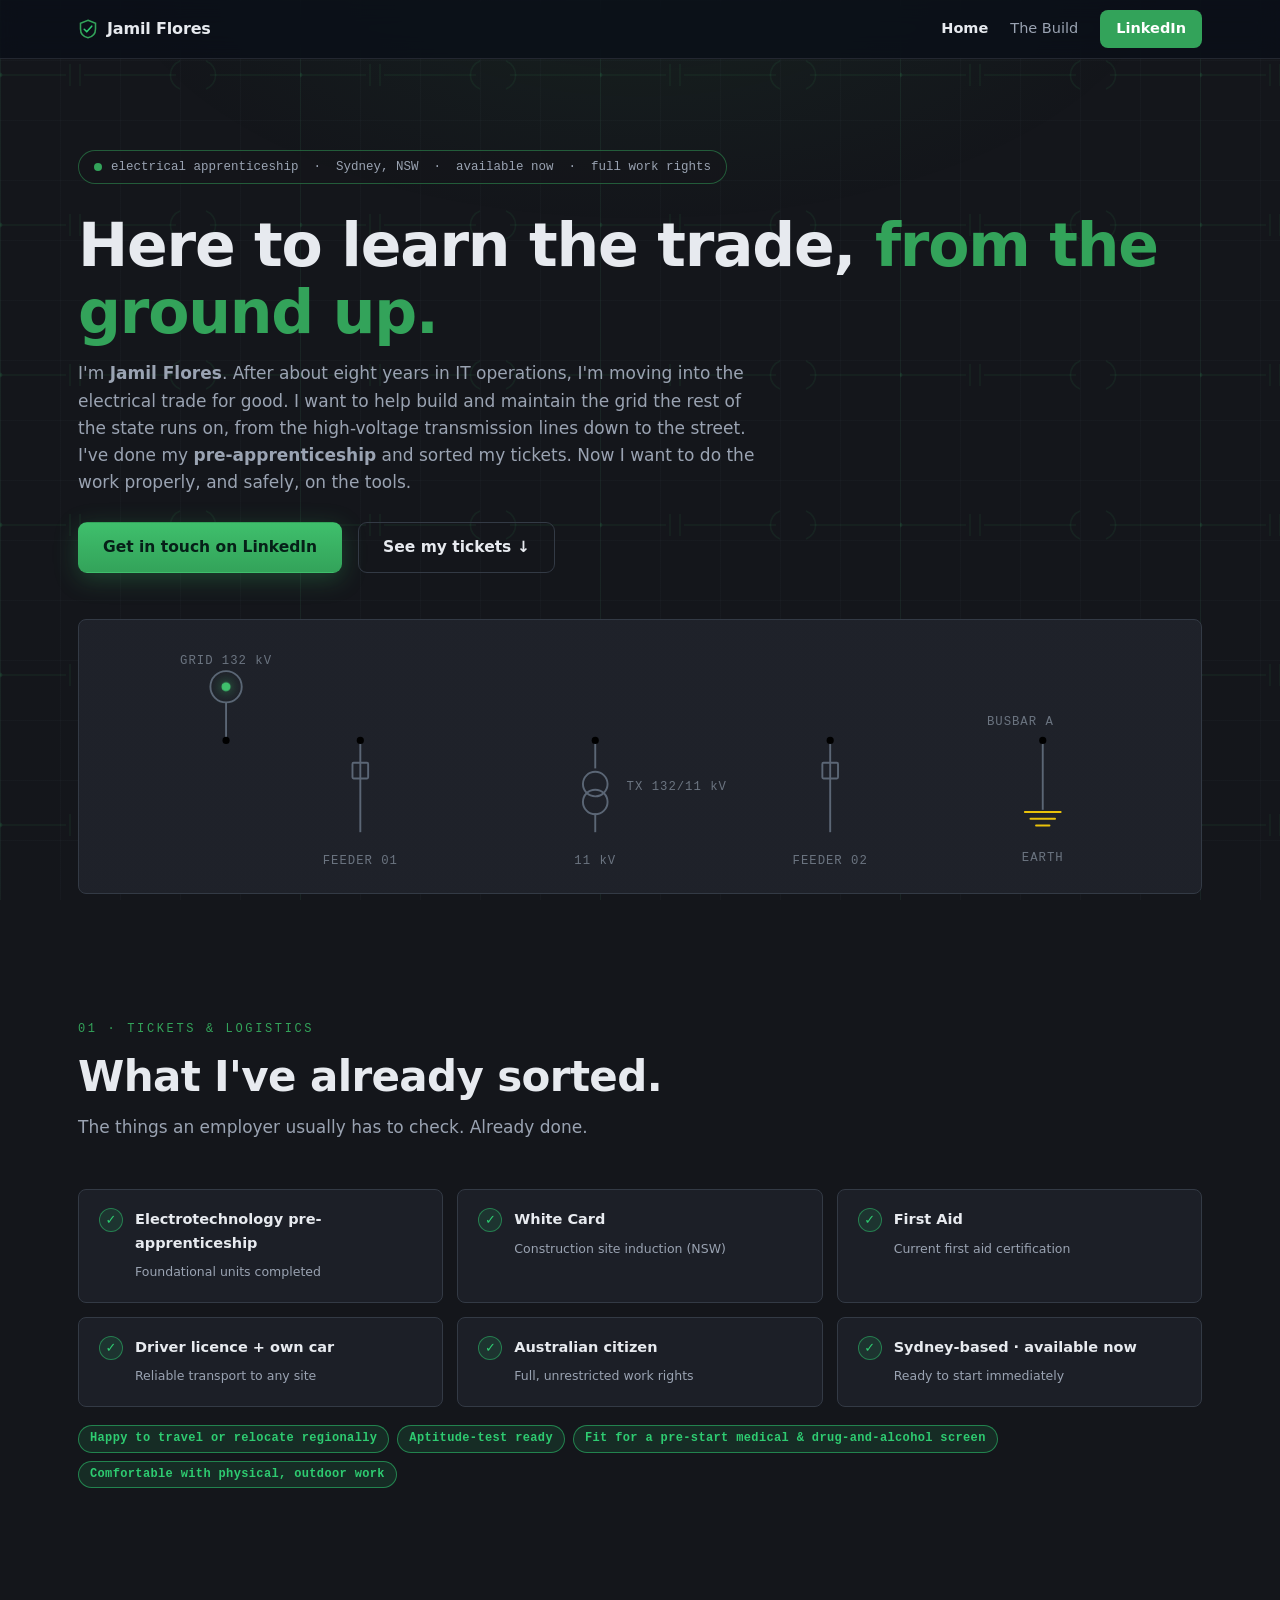
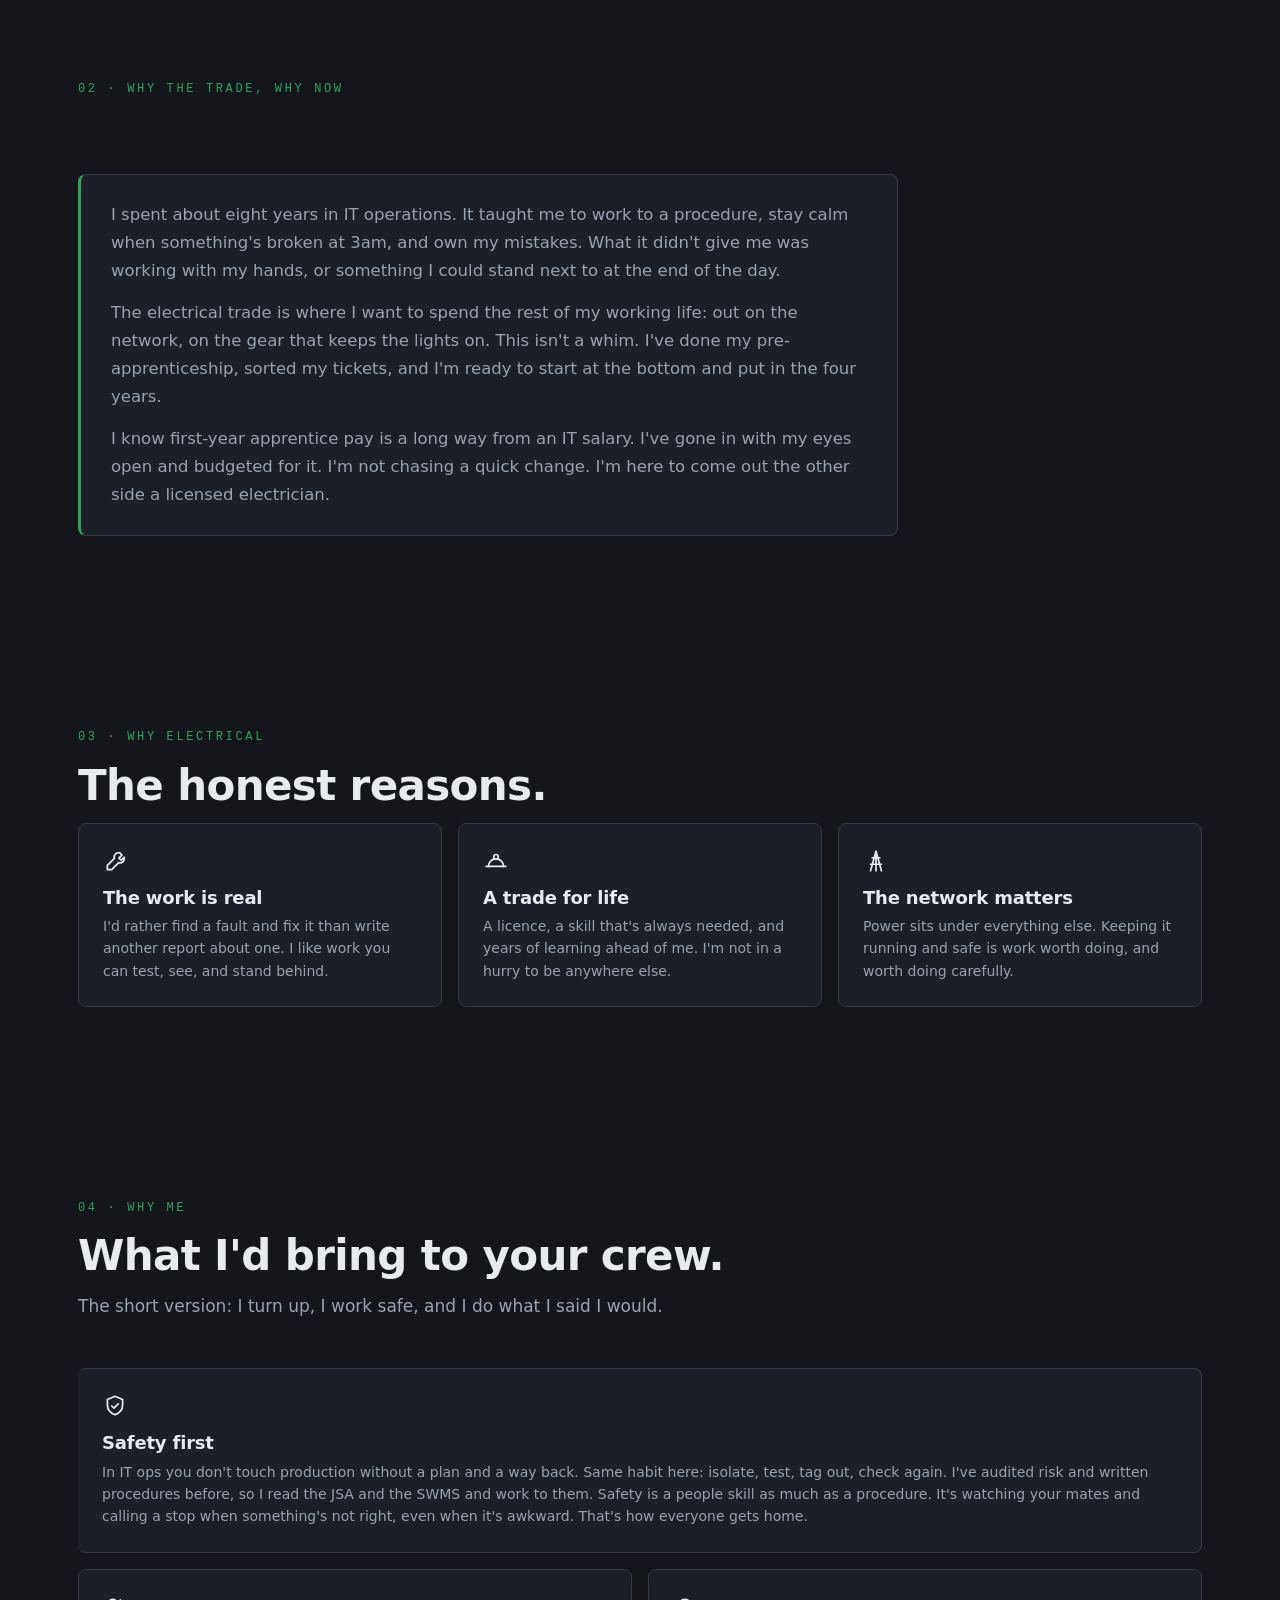
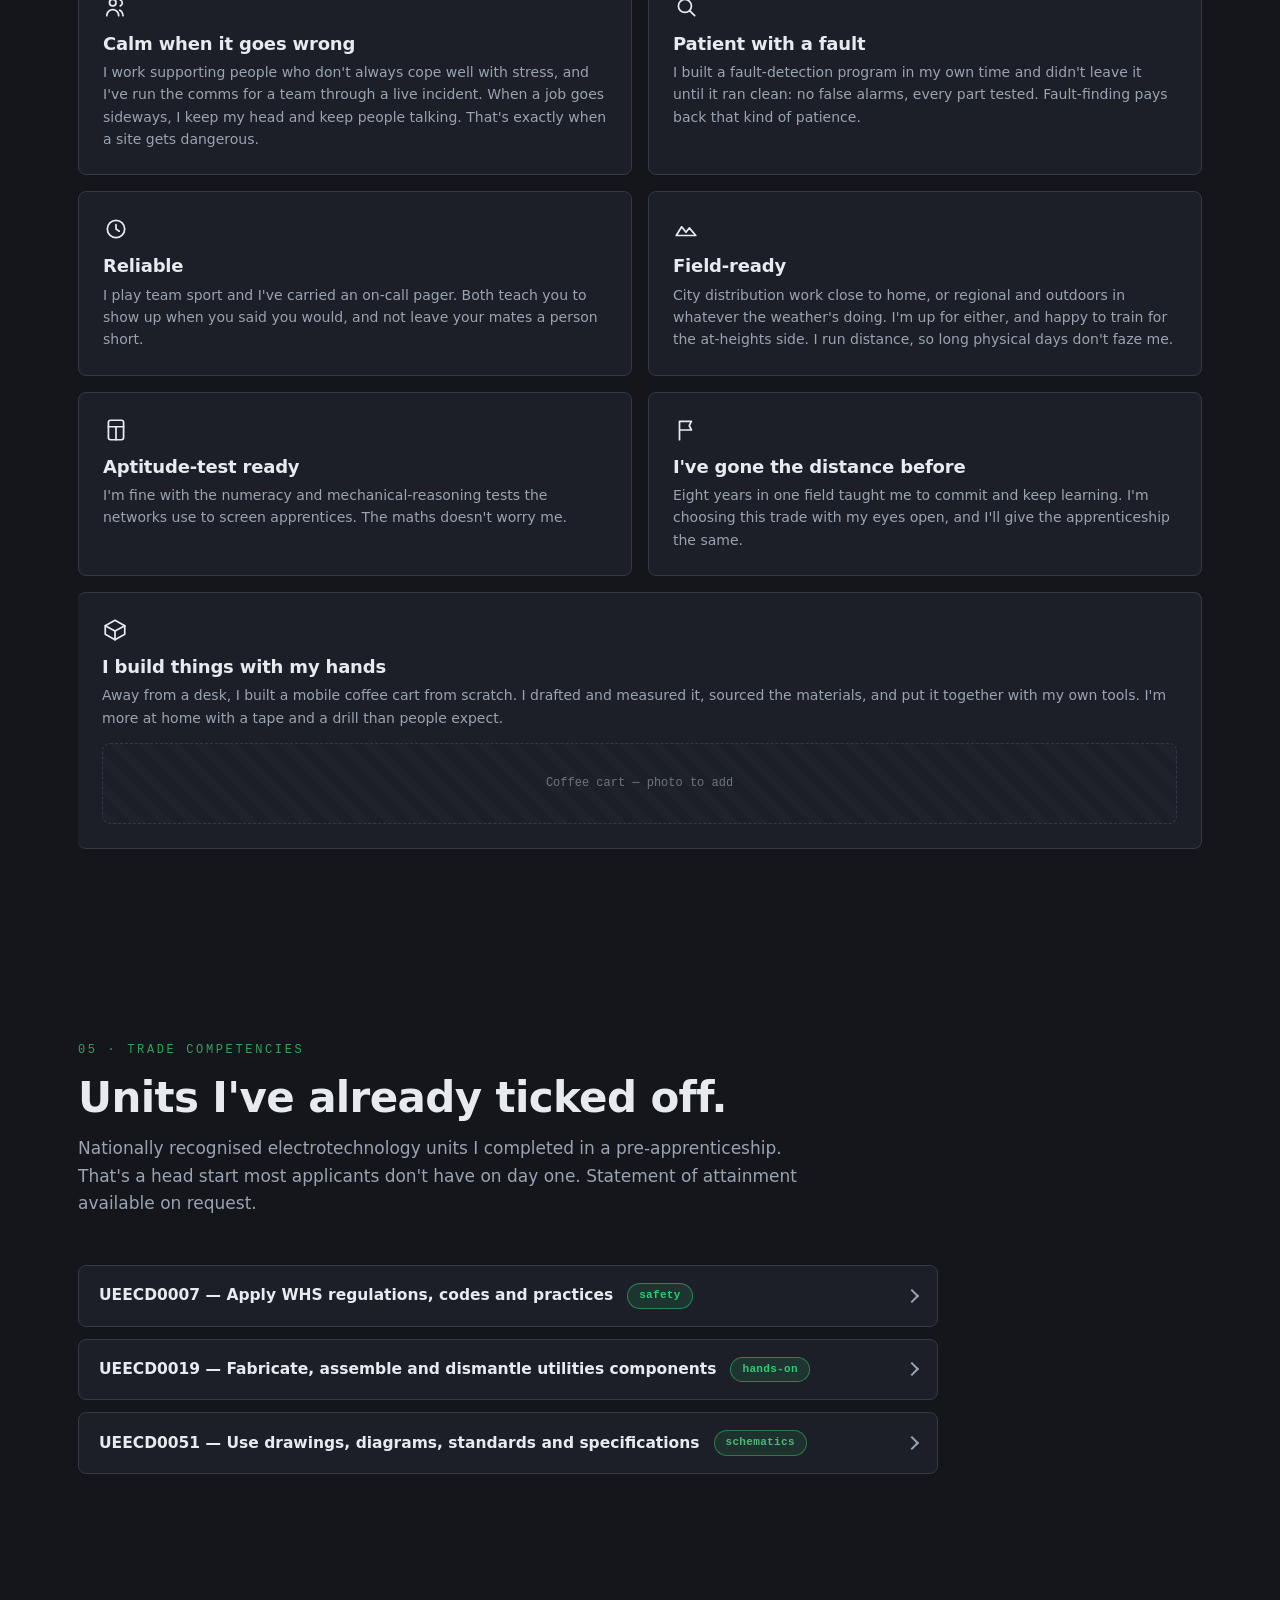
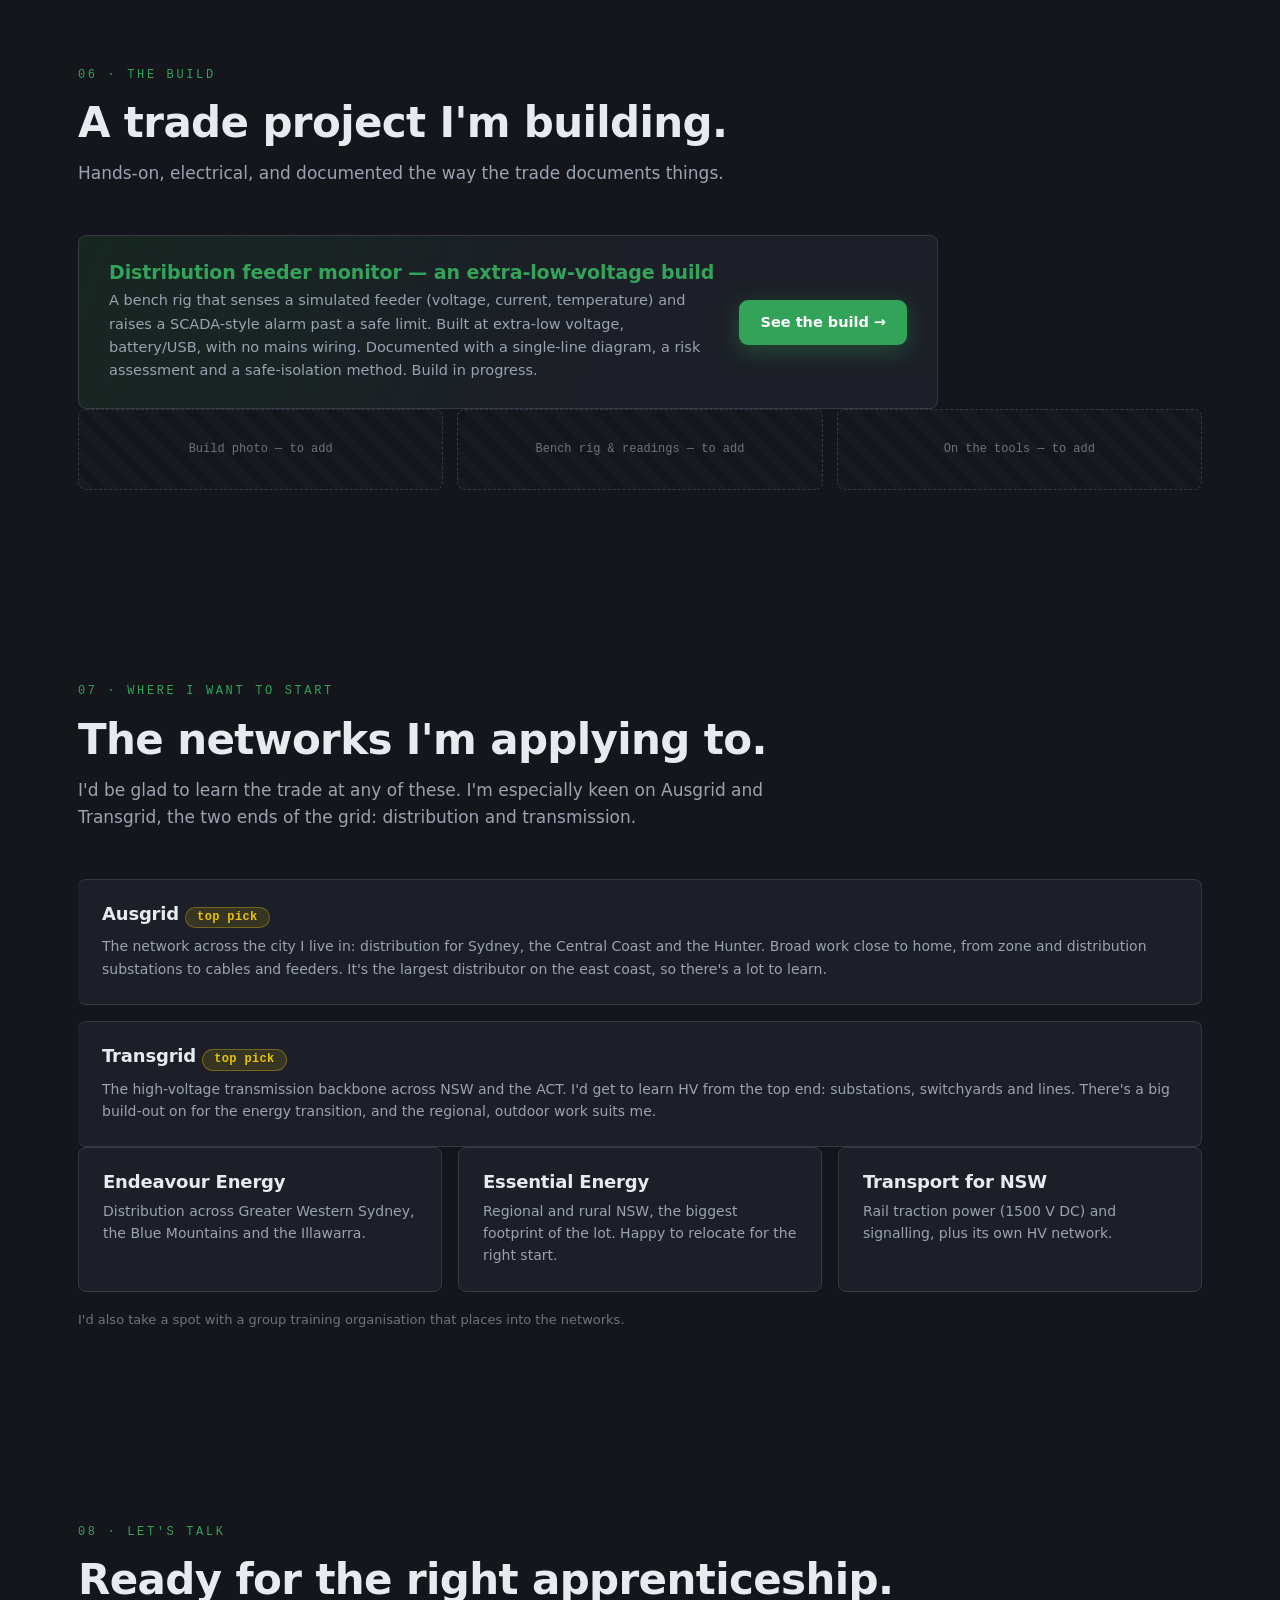
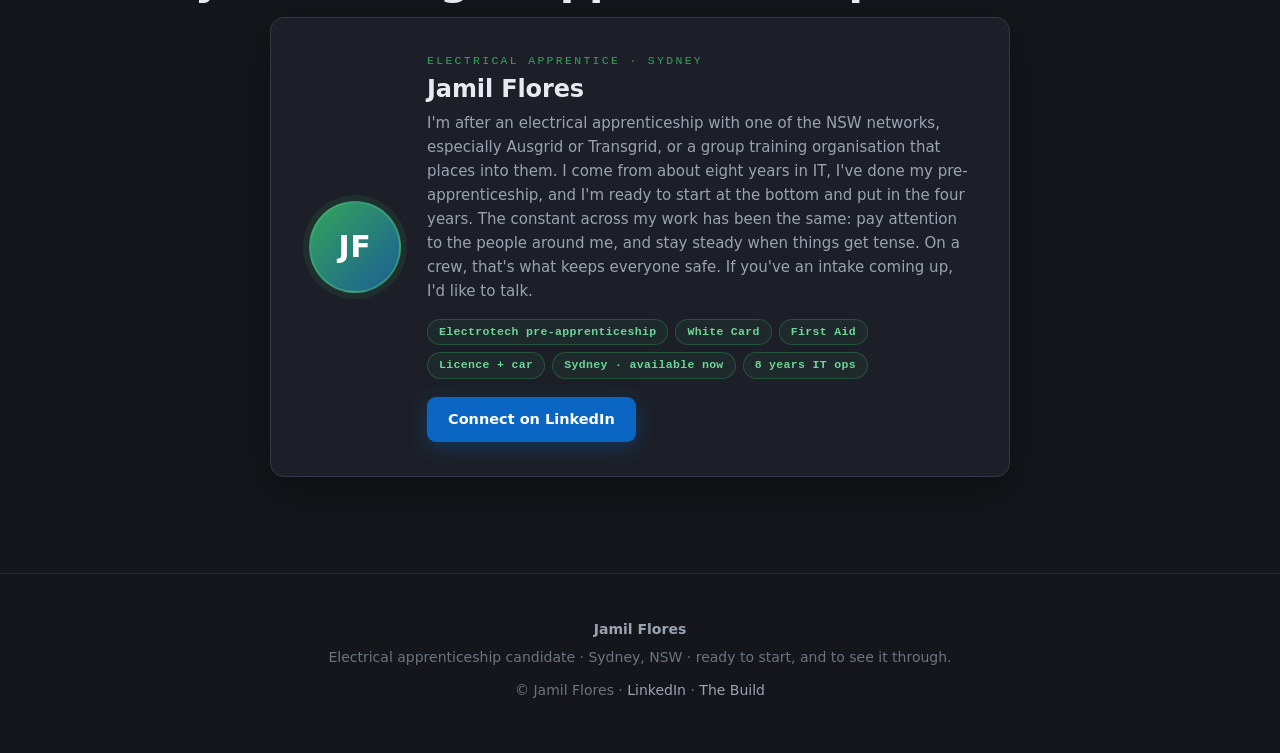
<file: index.html>
<!DOCTYPE html>
<html lang="en">
<head>
<meta charset="UTF-8">
<meta name="viewport" content="width=device-width, initial-scale=1.0">
<meta http-equiv="Content-Security-Policy" content="default-src 'self'; script-src 'self'; style-src 'self' 'unsafe-inline' https://fonts.googleapis.com; font-src https://fonts.gstatic.com; img-src 'self' data:; connect-src 'self'; manifest-src 'self'; worker-src 'self'; base-uri 'self'; object-src 'none'">
<meta name="robots" content="index,follow">
<title>Jamil Flores — Electrical Apprentice for the NSW networks · Sydney</title>
<meta name="description" content="Jamil Flores: mature-age electrical apprenticeship candidate in Sydney, keen on the NSW networks and especially Ausgrid and Transgrid. About eight years in IT operations, now committed to the electrical trade. Electrotechnology pre-apprenticeship, White Card, First Aid, licence, available now.">
<meta name="keywords" content="electrical apprenticeship Sydney, electrotechnology apprentice NSW, Ausgrid, Transgrid, Endeavour Energy, Essential Energy, Transport for NSW, transmission, distribution, HV substations, Jamil Flores">
<meta name="author" content="Jamil Flores">
<meta name="theme-color" content="#14161b">
<meta property="og:title" content="Jamil Flores — Electrical Apprentice for the NSW networks · Sydney">
<meta property="og:description" content="Mature-age career-changer moving into the electrical trade for good. Keen on the NSW networks, especially Ausgrid and Transgrid. Pre-apprenticeship done, tickets sorted, ready to put in the four years.">
<meta property="og:type" content="website">
<link rel="icon" href="data:image/svg+xml,%3Csvg xmlns='http://www.w3.org/2000/svg' viewBox='0 0 32 32'%3E%3Cpath d='M16 2 28 7v9c0 7.5-5 12.5-12 14C9 28.5 4 23.5 4 16V7Z' fill='%2314161b' stroke='%2333a35a' stroke-width='2'/%3E%3Cpath d='M10 16.5l4 4 8-9' fill='none' stroke='%232ECC71' stroke-width='2.5' stroke-linecap='round' stroke-linejoin='round'/%3E%3C/svg%3E">
<link rel="preconnect" href="https://fonts.googleapis.com">
<link rel="preconnect" href="https://fonts.gstatic.com" crossorigin>
<link rel="stylesheet" href="https://fonts.googleapis.com/css2?family=IBM+Plex+Mono:wght@400;500&family=IBM+Plex+Sans:wght@400;500;600&family=IBM+Plex+Sans+Condensed:wght@600;700&display=swap">
<link rel="canonical" href="https://jamilf.github.io/Apprenticeship/">
<link rel="manifest" href="manifest.webmanifest">
<link rel="apple-touch-icon" href="icon.svg">
<link rel="stylesheet" href="styles.css">
<noscript>
<style>
  [data-animate] { opacity: 1 !important; transform: none !important; filter: none !important; }
</style>
</noscript>
</head>
<body>
<a class="skip-link" href="#main">Skip to main content</a>

<div class="bg-grid" aria-hidden="true"></div>
<div class="bg-glow" aria-hidden="true"></div>

<nav class="site-nav" aria-label="Site">
  <div class="wrap">
    <a class="nav-brand" href="index.html">
      <svg width="20" height="20" viewBox="0 0 32 32" aria-hidden="true">
        <path d="M16 2 28 7v9c0 7.5-5 12.5-12 14C9 28.5 4 23.5 4 16V7Z" fill="none" stroke="#33a35a" stroke-width="2.5"/>
        <path d="M10 16.5l4 4 8-9" fill="none" stroke="#2ECC71" stroke-width="2.5" stroke-linecap="round" stroke-linejoin="round"/>
      </svg>
      Jamil Flores
    </a>
    <div class="nav-links">
      <a href="index.html" class="is-active">Home</a>
      <a href="feeder-monitor.html">The Build</a>
      <a class="nav-cta" href="https://www.linkedin.com/in/jamilflores" target="_blank" rel="noopener">LinkedIn</a>
    </div>
  </div>
</nav>

<header class="docs-hero app-hero">
  <div class="wrap">
    <div class="hero-badge hero-enter" style="--d:.05s">
      <span class="pulse-dot" aria-hidden="true"></span>
      <span>electrical apprenticeship &nbsp;·&nbsp; Sydney, NSW &nbsp;·&nbsp; available now &nbsp;·&nbsp; full work rights</span>
    </div>
    <h1 class="hero-enter" style="--d:.15s">Here to learn the trade, <span class="accent">from the ground up.</span></h1>
    <p class="hero-enter" style="--d:.27s">
      I'm <strong>Jamil Flores</strong>. After about eight years in IT operations, I'm moving into the
      electrical trade for good. I want to help build and maintain the grid the rest of the state
      runs on, from the high-voltage transmission lines down to the street. I've done my <strong>pre-apprenticeship</strong> and sorted my tickets. Now I want to do the work properly, and safely,
      on the tools.
    </p>
    <div class="hero-ctas hero-enter" style="--d:.39s">
      <a class="btn btn-amber" href="https://www.linkedin.com/in/jamilflores" target="_blank" rel="noopener">Get in touch on LinkedIn</a>
      <a class="btn btn-ghost" href="#credentials">See my tickets ↓</a>
    </div>

    <figure class="hero-sld hero-enter" style="--d:.55s" aria-label="A single-line diagram: grid supply into a busbar feeding circuit breakers, a transformer, and an earthed feeder.">
      <svg viewBox="0 0 960 210" role="img">
        <title>Single-line diagram</title>
        <g class="sld-label" text-anchor="middle">
          <text x="110" y="20">GRID 132 kV</text>
          <text x="820" y="74">BUSBAR A</text>
          <text x="230" y="198">FEEDER 01</text>
          <text x="440" y="198">11 kV</text>
          <text x="650" y="198">FEEDER 02</text>
          <text x="840" y="196">EARTH</text>
          <text x="468" y="132" text-anchor="start">TX 132/11 kV</text>
        </g>
        <g class="sld-line" fill="none">
          <circle cx="110" cy="40" r="14"/>
          <path d="M110 54 V88"/>
          <path d="M230 88 V170"/><path d="M650 88 V170"/>
          <path d="M440 88 V113"/><path d="M440 153 V170"/>
          <path d="M840 88 V150"/>
          <rect x="223" y="108" width="14" height="14" rx="1"/>
          <rect x="643" y="108" width="14" height="14" rx="1"/>
          <circle cx="440" cy="127" r="11"/><circle cx="440" cy="143" r="11"/>
        </g>
        <path class="sld-bus" d="M60 88 H900"/>
        <g class="sld-node">
          <circle cx="110" cy="88" r="3.2"/><circle cx="230" cy="88" r="3.2"/>
          <circle cx="440" cy="88" r="3.2"/><circle cx="650" cy="88" r="3.2"/>
          <circle cx="840" cy="88" r="3.2"/>
        </g>
        <g class="sld-earth" fill="none">
          <path d="M824 152 H856"/><path d="M829 158 H851"/><path d="M834 164 H846"/>
        </g>
        <circle class="sld-pulse" r="4" cx="0" cy="0"/>
      </svg>
    </figure>
  </div>
</header>

<main id="main" tabindex="-1">

<!-- ============================================================
     TICKETS & LOGISTICS
     ============================================================ -->
<section id="credentials" aria-labelledby="cred-title">
  <div class="wrap">
    <p class="section-kicker" data-animate>01 · Tickets &amp; logistics</p>
    <h2 class="section-title" id="cred-title" data-animate style="--d:.08s">What I've already sorted.</h2>
    <p class="section-sub" data-animate style="--d:.16s">
      The things an employer usually has to check. Already done.
    </p>

    <div class="cred-grid">
      <div class="cred-card glow-card" data-animate style="--d:.04s">
        <span class="cred-check" aria-hidden="true">✓</span>
        <div class="cred-body"><strong>Electrotechnology pre-apprenticeship</strong><span>Foundational units completed</span></div>
      </div>
      <div class="cred-card glow-card" data-animate style="--d:.1s">
        <span class="cred-check" aria-hidden="true">✓</span>
        <div class="cred-body"><strong>White Card</strong><span>Construction site induction (NSW)</span></div>
      </div>
      <div class="cred-card glow-card" data-animate style="--d:.16s">
        <span class="cred-check" aria-hidden="true">✓</span>
        <div class="cred-body"><strong>First Aid</strong><span>Current first aid certification</span></div>
      </div>
      <div class="cred-card glow-card" data-animate style="--d:.22s">
        <span class="cred-check" aria-hidden="true">✓</span>
        <div class="cred-body"><strong>Driver licence + own car</strong><span>Reliable transport to any site</span></div>
      </div>
      <div class="cred-card glow-card" data-animate style="--d:.28s">
        <span class="cred-check" aria-hidden="true">✓</span>
        <div class="cred-body"><strong>Australian citizen</strong><span>Full, unrestricted work rights</span></div>
      </div>
      <div class="cred-card glow-card" data-animate style="--d:.34s">
        <span class="cred-check" aria-hidden="true">✓</span>
        <div class="cred-body"><strong>Sydney-based · available now</strong><span>Ready to start immediately</span></div>
      </div>
    </div>
    <p class="cred-extra" data-animate style="--d:.4s">
      <span class="chip chip-green">Happy to travel or relocate regionally</span>
      <span class="chip chip-green">Aptitude-test ready</span>
      <span class="chip chip-green">Fit for a pre-start medical &amp; drug-and-alcohol screen</span>
      <span class="chip chip-green">Comfortable with physical, outdoor work</span>
    </p>
  </div>
</section>

<!-- ============================================================
     WHY THE TRADE, WHY NOW
     ============================================================ -->
<section id="pitch" aria-labelledby="pitch-title">
  <div class="wrap">
    <p class="section-kicker" data-animate>02 · Why the trade, why now</p>
    <h2 class="section-title" id="pitch-title" data-animate style="--d:.08s">Why I'm making the change.</h2>
    <div class="thesis glow-card" data-animate style="--d:.16s">
      <p>I spent about eight years in IT operations. It taught me to work to a procedure, stay calm when
      something's broken at 3am, and own my mistakes. What it didn't give me was working with my hands,
      or something I could stand next to at the end of the day.</p>
      <p>The electrical trade is where I want to spend the rest of my working life: out on the network,
      on the gear that keeps the lights on. This isn't a whim. I've done my pre-apprenticeship, sorted my
      tickets, and I'm ready to start at the bottom and put in the four years.</p>
      <p>I know first-year apprentice pay is a long way from an IT salary. I've gone in with my eyes
      open and budgeted for it. I'm not chasing a quick change. I'm here to come out the other side a
      licensed electrician.</p>
    </div>
  </div>
</section>

<!-- ============================================================
     WHY ELECTRICAL
     ============================================================ -->
<section id="why-electrical" aria-labelledby="whyel-title">
  <div class="wrap">
    <p class="section-kicker" data-animate>03 · Why electrical</p>
    <h2 class="section-title" id="whyel-title" data-animate style="--d:.08s">The honest reasons.</h2>
    <div class="pillar-grid cols-3">
      <div class="pillar-card glow-card" data-animate style="--d:.05s">
        <span class="pillar-icon" aria-hidden="true"><svg viewBox="0 0 24 24" fill="none" stroke="currentColor" stroke-width="1.6" stroke-linecap="round" stroke-linejoin="round" width="26" height="26" aria-hidden="true"><path d="M15.5 4.5a4 4 0 0 0-5 5L4 16v4h4l6.5-6.5a4 4 0 0 0 5-5l-2.8 2.8-2-2 2.8-2.8z"/></svg></span>
        <h3>The work is real</h3>
        <p>I'd rather find a fault and fix it than write another report about one. I like work you can
        test, see, and stand behind.</p>
      </div>
      <div class="pillar-card glow-card" data-animate style="--d:.15s">
        <span class="pillar-icon" aria-hidden="true"><svg viewBox="0 0 24 24" fill="none" stroke="currentColor" stroke-width="1.6" stroke-linecap="round" stroke-linejoin="round" width="26" height="26" aria-hidden="true"><path d="M3 17h18"/><path d="M5 17a7 7 0 0 1 14 0"/><path d="M10 8a2 2 0 0 1 4 0v2h-4z"/></svg></span>
        <h3>A trade for life</h3>
        <p>A licence, a skill that's always needed, and years of learning ahead of me. I'm not in a
        hurry to be anywhere else.</p>
      </div>
      <div class="pillar-card glow-card" data-animate style="--d:.25s">
        <span class="pillar-icon" aria-hidden="true"><svg viewBox="0 0 24 24" fill="none" stroke="currentColor" stroke-width="1.6" stroke-linecap="round" stroke-linejoin="round" width="26" height="26" aria-hidden="true"><path d="M12 3v18M7 21l5-18 5 18M8.5 9h7M7 15h10"/></svg></span>
        <h3>The network matters</h3>
        <p>Power sits under everything else. Keeping it running and safe is work worth doing, and worth
        doing carefully.</p>
      </div>
    </div>
  </div>
</section>

<!-- ============================================================
     WHY ME — pillars (safety first)
     ============================================================ -->
<section id="why-me" aria-labelledby="whyme-title">
  <div class="wrap">
    <p class="section-kicker" data-animate>04 · Why me</p>
    <h2 class="section-title" id="whyme-title" data-animate style="--d:.08s">What I'd bring to your crew.</h2>
    <p class="section-sub" data-animate style="--d:.16s">
      The short version: I turn up, I work safe, and I do what I said I would.
    </p>

    <div class="pillar-grid">
      <div class="pillar-card pillar-card--wide glow-card" data-animate style="--d:.05s">
        <span class="pillar-icon" aria-hidden="true"><svg viewBox="0 0 24 24" fill="none" stroke="currentColor" stroke-width="1.6" stroke-linecap="round" stroke-linejoin="round" width="26" height="26" aria-hidden="true"><path d="M12 3l7 3v5c0 4.5-3 7.6-7 9-4-1.4-7-4.5-7-9V6z"/><path d="M9 12l2 2 4-4"/></svg></span>
        <h3>Safety first</h3>
        <p>In IT ops you don't touch production without a plan and a way back. Same habit here: isolate,
        test, tag out, check again. I've audited risk and written procedures before, so I read the JSA
        and the SWMS and work to them. Safety is a people skill as much as a procedure. It's watching your mates and calling a stop when something's not right, even when it's awkward. That's how
        everyone gets home.</p>
      </div>
      <div class="pillar-card glow-card" data-animate style="--d:.13s">
        <span class="pillar-icon" aria-hidden="true"><svg viewBox="0 0 24 24" fill="none" stroke="currentColor" stroke-width="1.6" stroke-linecap="round" stroke-linejoin="round" width="26" height="26" aria-hidden="true"><circle cx="9" cy="8" r="3"/><path d="M3.5 20a5.5 5.5 0 0 1 11 0"/><path d="M16 5.5a3 3 0 0 1 0 5.5"/><path d="M18.5 20a5.5 5.5 0 0 0-3-5"/></svg></span>
        <h3>Calm when it goes wrong</h3>
        <p>I work supporting people who don't always cope well with stress, and I've run the comms for
        a team through a live incident. When a job goes sideways, I keep my head and keep people
        talking. That's exactly when a site gets dangerous.</p>
      </div>
      <div class="pillar-card glow-card" data-animate style="--d:.21s">
        <span class="pillar-icon" aria-hidden="true"><svg viewBox="0 0 24 24" fill="none" stroke="currentColor" stroke-width="1.6" stroke-linecap="round" stroke-linejoin="round" width="26" height="26" aria-hidden="true"><circle cx="11" cy="11" r="6"/><line x1="20" y1="20" x2="15.5" y2="15.5"/></svg></span>
        <h3>Patient with a fault</h3>
        <p>I built a fault-detection program in my own time and didn't leave it until it ran clean: no
        false alarms, every part tested. Fault-finding pays back that kind of patience.</p>
      </div>
      <div class="pillar-card glow-card" data-animate style="--d:.29s">
        <span class="pillar-icon" aria-hidden="true"><svg viewBox="0 0 24 24" fill="none" stroke="currentColor" stroke-width="1.6" stroke-linecap="round" stroke-linejoin="round" width="26" height="26" aria-hidden="true"><circle cx="12" cy="12" r="8"/><path d="M12 8v4l3 2"/></svg></span>
        <h3>Reliable</h3>
        <p>I play team sport and I've carried an on-call pager. Both teach you to show up when you said
        you would, and not leave your mates a person short.</p>
      </div>
      <div class="pillar-card glow-card" data-animate style="--d:.37s">
        <span class="pillar-icon" aria-hidden="true"><svg viewBox="0 0 24 24" fill="none" stroke="currentColor" stroke-width="1.6" stroke-linecap="round" stroke-linejoin="round" width="26" height="26" aria-hidden="true"><path d="M3 18l5-8 4 5 3-4 6 7z"/></svg></span>
        <h3>Field-ready</h3>
        <p>City distribution work close to home, or regional and outdoors in whatever the weather's
        doing. I'm up for either, and happy to train for the at-heights side. I run distance, so long
        physical days don't faze me.</p>
      </div>
      <div class="pillar-card glow-card" data-animate style="--d:.45s">
        <span class="pillar-icon" aria-hidden="true"><svg viewBox="0 0 24 24" fill="none" stroke="currentColor" stroke-width="1.6" stroke-linecap="round" stroke-linejoin="round" width="26" height="26" aria-hidden="true"><rect x="5" y="3" width="14" height="18" rx="2"/><line x1="5" y1="9" x2="19" y2="9"/><line x1="12" y1="9" x2="12" y2="21"/></svg></span>
        <h3>Aptitude-test ready</h3>
        <p>I'm fine with the numeracy and mechanical-reasoning tests the networks use to screen
        apprentices. The maths doesn't worry me.</p>
      </div>
      <div class="pillar-card glow-card" data-animate style="--d:.53s">
        <span class="pillar-icon" aria-hidden="true"><svg viewBox="0 0 24 24" fill="none" stroke="currentColor" stroke-width="1.6" stroke-linecap="round" stroke-linejoin="round" width="26" height="26" aria-hidden="true"><path d="M6 21V4M6 4h11l-2 4 2 4H6"/></svg></span>
        <h3>I've gone the distance before</h3>
        <p>Eight years in one field taught me to commit and keep learning. I'm choosing this trade with
        my eyes open, and I'll give the apprenticeship the same.</p>
      </div>
      <div class="pillar-card pillar-card--wide glow-card" data-animate style="--d:.6s">
        <span class="pillar-icon" aria-hidden="true"><svg viewBox="0 0 24 24" fill="none" stroke="currentColor" stroke-width="1.6" stroke-linecap="round" stroke-linejoin="round" width="26" height="26" aria-hidden="true"><path d="M21 8l-9-5-9 5 9 5 9-5z"/><path d="M3 8v8l9 5 9-5V8"/><path d="M12 13v8"/></svg></span>
        <h3>I build things with my hands</h3>
        <p>Away from a desk, I built a mobile coffee cart from scratch. I drafted and measured it,
        sourced the materials, and put it together with my own tools. I'm more at home with a tape and
        a drill than people expect.</p>
        <div class="photo-slot" style="margin-top:14px;">Coffee cart — photo to add</div>
      </div>
    </div>
  </div>
</section>


<!-- ============================================================
     TRADE COMPETENCIES
     ============================================================ -->
<section id="competencies" aria-labelledby="comp-title">
  <div class="wrap">
    <p class="section-kicker" data-animate>05 · Trade competencies</p>
    <h2 class="section-title" id="comp-title" data-animate style="--d:.08s">Units I've already ticked off.</h2>
    <p class="section-sub" data-animate style="--d:.16s">
      Nationally recognised electrotechnology units I completed in a pre-apprenticeship. That's a head start
      most applicants don't have on day one. Statement of attainment available on request.
    </p>

    <div class="docs-acc">
      <details data-animate style="--d:.05s">
        <summary>UEECD0007 — Apply WHS regulations, codes and practices <span class="chip chip-green">safety</span><span class="chev" aria-hidden="true"></span></summary>
        <div class="acc-body">
          <p><strong>What it is:</strong> the core electrotechnology safety unit. It covers applying WHS regulations, codes of practice and safe work procedures on an electrotechnology site.</p>
          <p><strong>What it means I can do:</strong> spot the hazards before I start, apply and check
          the controls, pick and use the right PPE, and confirm a supply has been isolated by an
          authorised person before any work begins.</p>
          <p><strong>Why it matters:</strong> this is what everyone goes home on. I take isolation,
          tag-out and procedure seriously because I've been trained to do it properly.</p>
        </div>
      </details>

      <details data-animate style="--d:.1s">
        <summary>UEECD0019 — Fabricate, assemble and dismantle utilities components <span class="chip chip-green">hands-on</span><span class="chev" aria-hidden="true"></span></summary>
        <div class="acc-body">
          <p><strong>What it is:</strong> a hands-on fitting and metal-fabrication unit for making, assembling and pulling apart the kinds of components used across the utilities industry.</p>
          <p><strong>What it means I can do:</strong> work safely with hand and power tools; measure,
          mark out and read a drawing; cut, shape, join and thread metal; and dismantle gear
          methodically so it goes back together right.</p>
          <p><strong>Why it matters:</strong> it's the practical side of the trade, and the real skill behind the coffee cart I built. Not a weekend hobby.</p>
        </div>
      </details>

      <details data-animate style="--d:.15s">
        <summary>UEECD0051 — Use drawings, diagrams, standards and specifications <span class="chip chip-blue">schematics</span><span class="chev" aria-hidden="true"></span></summary>
        <div class="acc-body">
          <p><strong>What it is:</strong> reading and applying technical documentation: drawings, schematics, schedules, Australian Standards, codes and specs, and the knack of pulling the right detail out for the job.</p>
          <p><strong>What it means I can do:</strong> find the current drawing for a task, read the
          symbols and conventions on wiring and circuit diagrams, and apply them accurately.</p>
          <p><strong>Why it matters:</strong> reading schematics is foundational on the tools. It's the same literacy on protection-and-control drawings in a substation and on the wiring and circuit diagrams out on the distribution network.</p>
        </div>
      </details>
    </div>
  </div>
</section>

<!-- ============================================================
     SOMETHING I BUILT → THE PROJECT
     ============================================================ -->
<section id="edge" aria-labelledby="edge-title">
  <div class="wrap">
    <p class="section-kicker" data-animate>06 · The build</p>
    <h2 class="section-title" id="edge-title" data-animate style="--d:.08s">A trade project I'm building.</h2>
    <p class="section-sub" data-animate style="--d:.16s">
      Hands-on, electrical, and documented the way the trade documents things.
    </p>

    <a class="learn-link-card glow-card" href="feeder-monitor.html" data-animate style="--d:.2s">
      <div>
        <h3>Distribution feeder monitor — an extra-low-voltage build</h3>
        <p>A bench rig that senses a simulated feeder (voltage, current, temperature) and raises a
        SCADA-style alarm past a safe limit. Built at extra-low voltage, battery/USB, with no mains wiring.
        Documented with a single-line diagram, a risk assessment and a safe-isolation method. Build in
        progress.</p>
      </div>
      <span class="btn btn-primary btn-sm">See the build →</span>
    </a>

    <div class="photo-grid" data-animate style="--d:.28s">
      <div class="photo-slot">Build photo — to add</div>
      <div class="photo-slot">Bench rig &amp; readings — to add</div>
      <div class="photo-slot">On the tools — to add</div>
    </div>
  </div>
</section>

<!-- ============================================================
     WHERE I WANT TO START — NSW networks
     ============================================================ -->
<section id="sectors" aria-labelledby="sectors-title">
  <div class="wrap">
    <p class="section-kicker" data-animate>07 · Where I want to start</p>
    <h2 class="section-title" id="sectors-title" data-animate style="--d:.08s">The networks I'm applying to.</h2>
    <p class="section-sub" data-animate style="--d:.16s">
      I'd be glad to learn the trade at any of these. I'm especially keen on Ausgrid and Transgrid,
      the two ends of the grid: distribution and transmission.
    </p>

    <div class="pillar-grid">
      <div class="pillar-card pillar-card--wide glow-card" data-animate style="--d:.05s">
        <h3>Ausgrid <span class="chip chip-amber">top pick</span></h3>
        <p>The network across the city I live in: distribution for Sydney, the Central Coast and the
        Hunter. Broad work close to home, from zone and distribution substations to cables and feeders.
        It's the largest distributor on the east coast, so there's a lot to learn.</p>
      </div>
      <div class="pillar-card pillar-card--wide glow-card" data-animate style="--d:.12s">
        <h3>Transgrid <span class="chip chip-amber">top pick</span></h3>
        <p>The high-voltage transmission backbone across NSW and the ACT. I'd get to learn HV from the
        top end: substations, switchyards and lines. There's a big build-out on for the energy
        transition, and the regional, outdoor work suits me.</p>
      </div>
    </div>

    <div class="pillar-grid cols-3">
      <div class="pillar-card glow-card" data-animate style="--d:.05s">
        <h3>Endeavour Energy</h3>
        <p>Distribution across Greater Western Sydney, the Blue Mountains and the Illawarra.</p>
      </div>
      <div class="pillar-card glow-card" data-animate style="--d:.12s">
        <h3>Essential Energy</h3>
        <p>Regional and rural NSW, the biggest footprint of the lot. Happy to relocate for the right start.</p>
      </div>
      <div class="pillar-card glow-card" data-animate style="--d:.19s">
        <h3>Transport for NSW</h3>
        <p>Rail traction power (1500 V DC) and signalling, plus its own HV network.</p>
      </div>
    </div>
    <p class="sectors-note" data-animate style="--d:.4s">
      I'd also take a spot with a group training organisation that places into the networks.
    </p>
    <!-- TODO: verify before naming specific GTOs publicly (e.g. NECA, MEGT, 1300apprentice, Electrogroup, Zeal Futures, Programmed) — placements vary year to year. -->
    <!-- TODO (optional): add Sydney Water as a target if wanted (water/wastewater electrical/instrumentation apprentices, often via its maintenance contractor). -->
    <!-- TODO: if ever citing network figures, verify first — Ausgrid ~49,000 km lines / ~189 zone subs / ~31,000 distribution subs; Transgrid ~104 bulk-supply subs / ~13,133 km lines. Kept off the page deliberately. -->

  </div>
</section>

<!-- ============================================================
     ABOUT / CONTACT
     ============================================================ -->
<section id="about" aria-labelledby="about-title">
  <div class="wrap">
    <p class="section-kicker" data-animate>08 · Let's talk</p>
    <h2 class="section-title" id="about-title" data-animate style="--d:.08s">Ready for the right apprenticeship.</h2>

    <div class="about-card" data-animate="pop" style="--d:.12s">
      <div class="avatar" aria-hidden="true">JF</div>
      <div class="about-body">
        <p class="about-kicker">Electrical apprentice · Sydney</p>
        <h3>Jamil Flores</h3>
        <p>I'm after an electrical apprenticeship with one of the NSW networks, especially Ausgrid or
        Transgrid, or a group training organisation that places into them. I come from about eight years in IT, I've done my pre-apprenticeship, and I'm ready to start at the bottom and put in the four years. The constant across
        my work has been the same: pay attention to the people around me, and stay steady when things
        get tense. On a crew, that's what keeps everyone safe. If you've an intake coming up, I'd
        like to talk.</p>
        <div class="skills-strip" aria-label="At a glance">
          <span class="chip chip-skill">Electrotech pre-apprenticeship</span>
          <span class="chip chip-skill">White Card</span>
          <span class="chip chip-skill">First Aid</span>
          <span class="chip chip-skill">Licence + car</span>
          <span class="chip chip-skill">Sydney · available now</span>
          <span class="chip chip-skill">8 years IT ops</span>
        </div>
        <div class="about-actions">
          <a class="btn btn-linkedin" href="https://www.linkedin.com/in/jamilflores" target="_blank" rel="noopener">Connect on LinkedIn</a>
        </div>
      </div>
    </div>
  </div>
</section>

</main>

<footer>
  <div class="wrap">
    <p class="foot-title">Jamil Flores</p>
    <p>Electrical apprenticeship candidate · Sydney, NSW · ready to start, and to see it through.</p>
    <p class="foot-credit">© Jamil Flores ·
      <a href="https://www.linkedin.com/in/jamilflores" target="_blank" rel="noopener">LinkedIn</a> ·
      <a href="feeder-monitor.html">The Build</a></p>
  </div>
</footer>

<script src="app.js" defer></script>
</body>
</html>
</file>
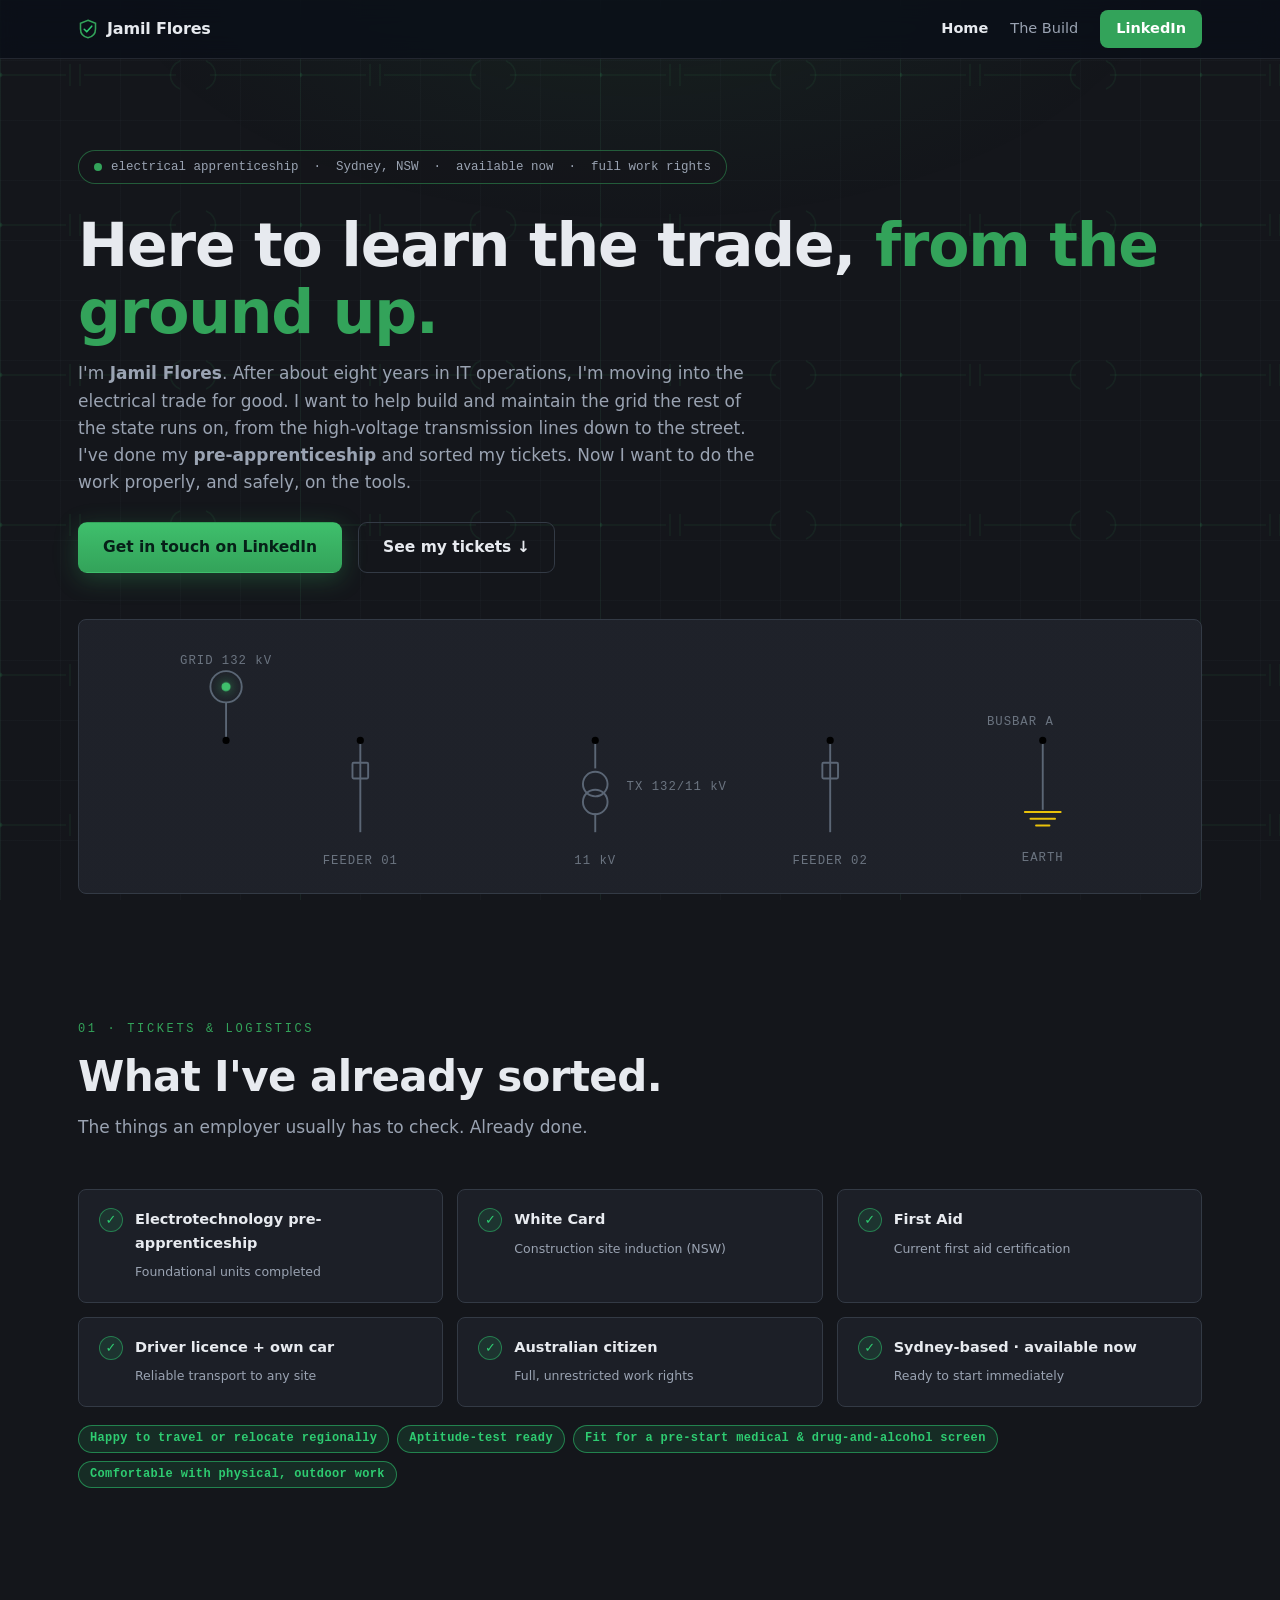
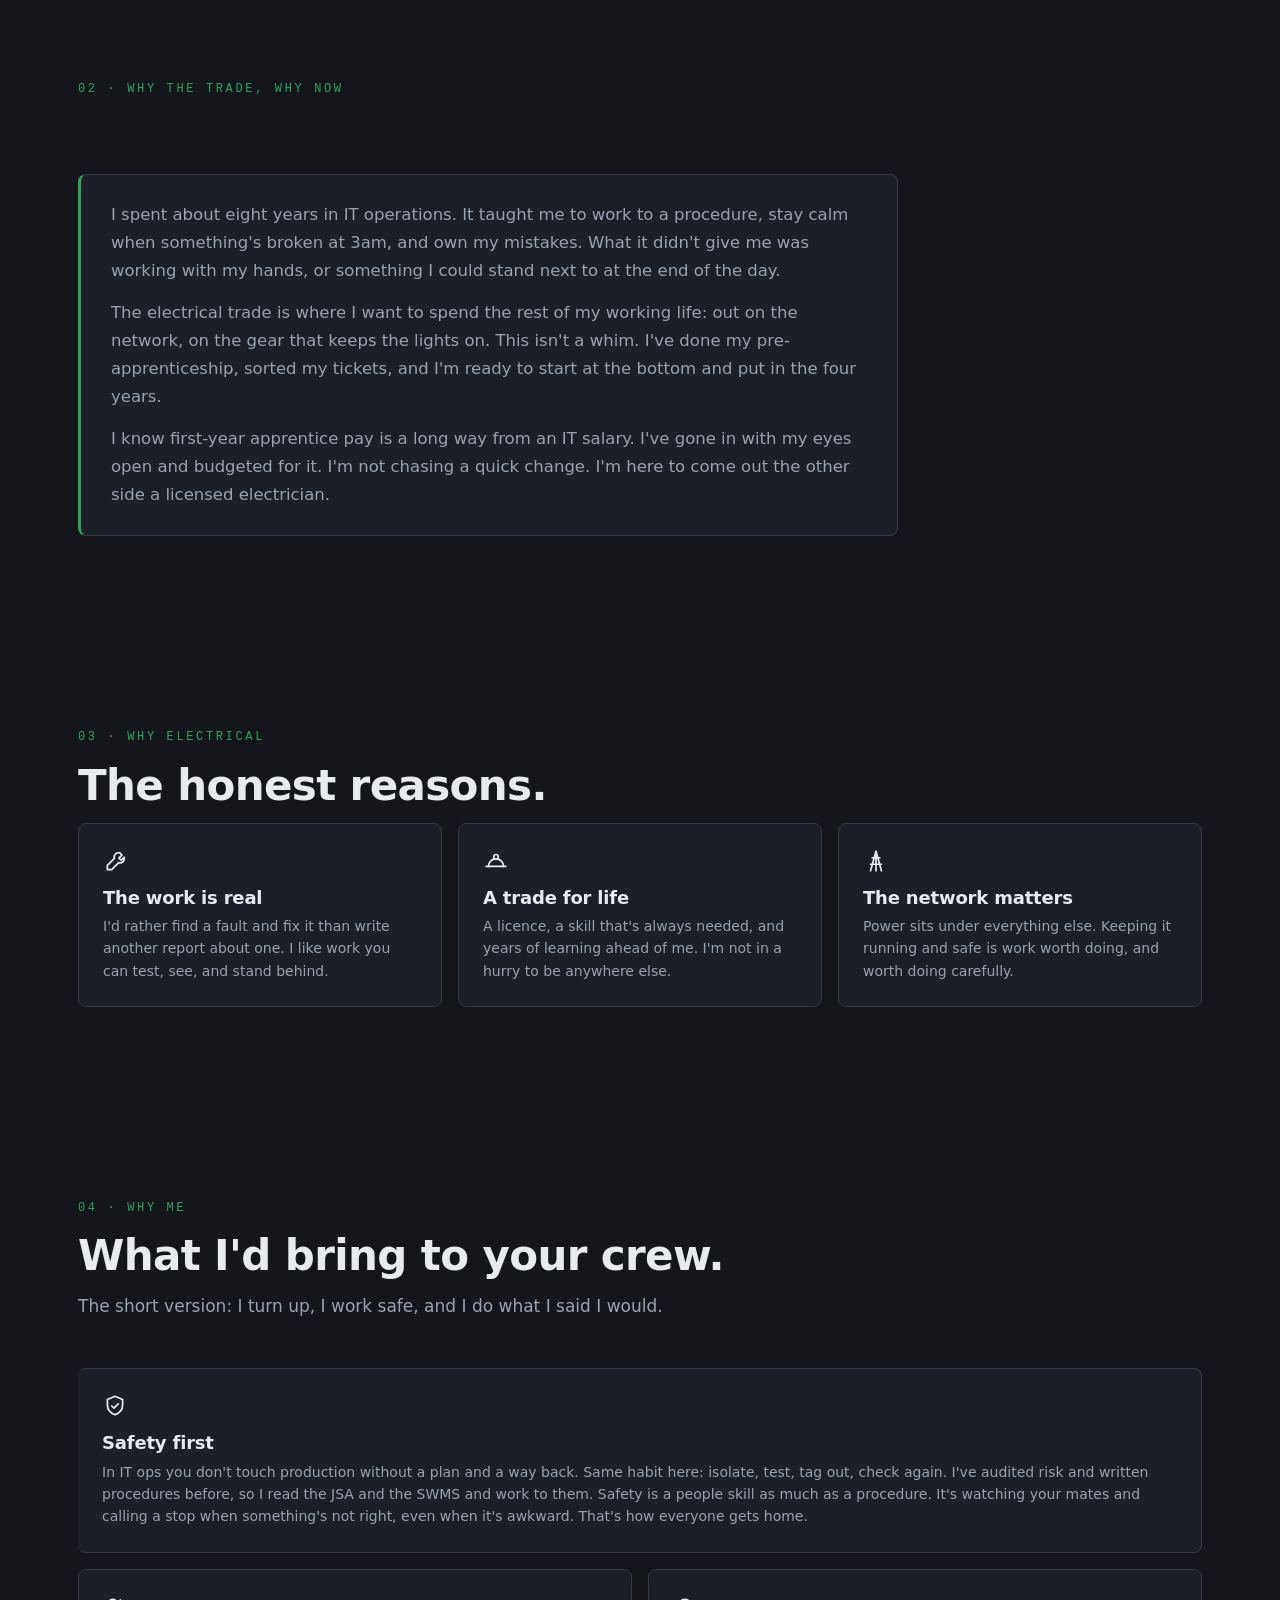
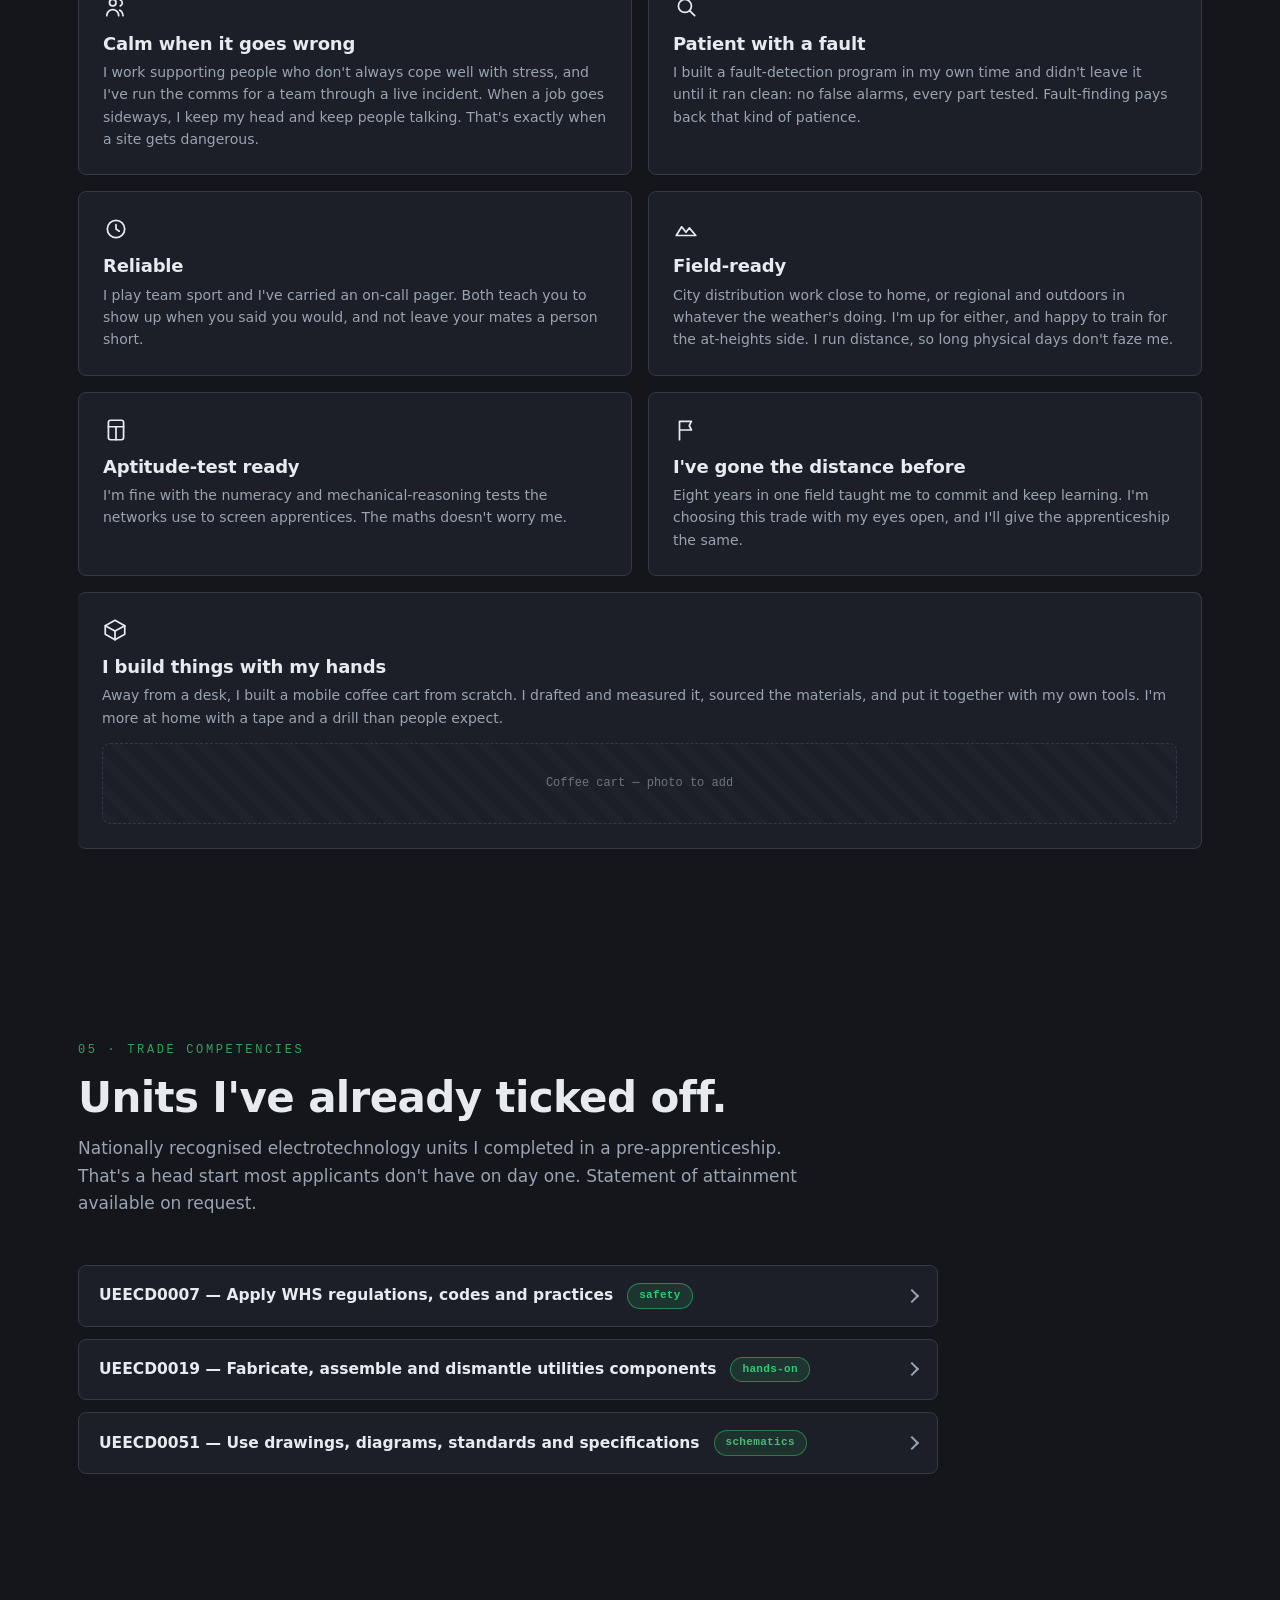
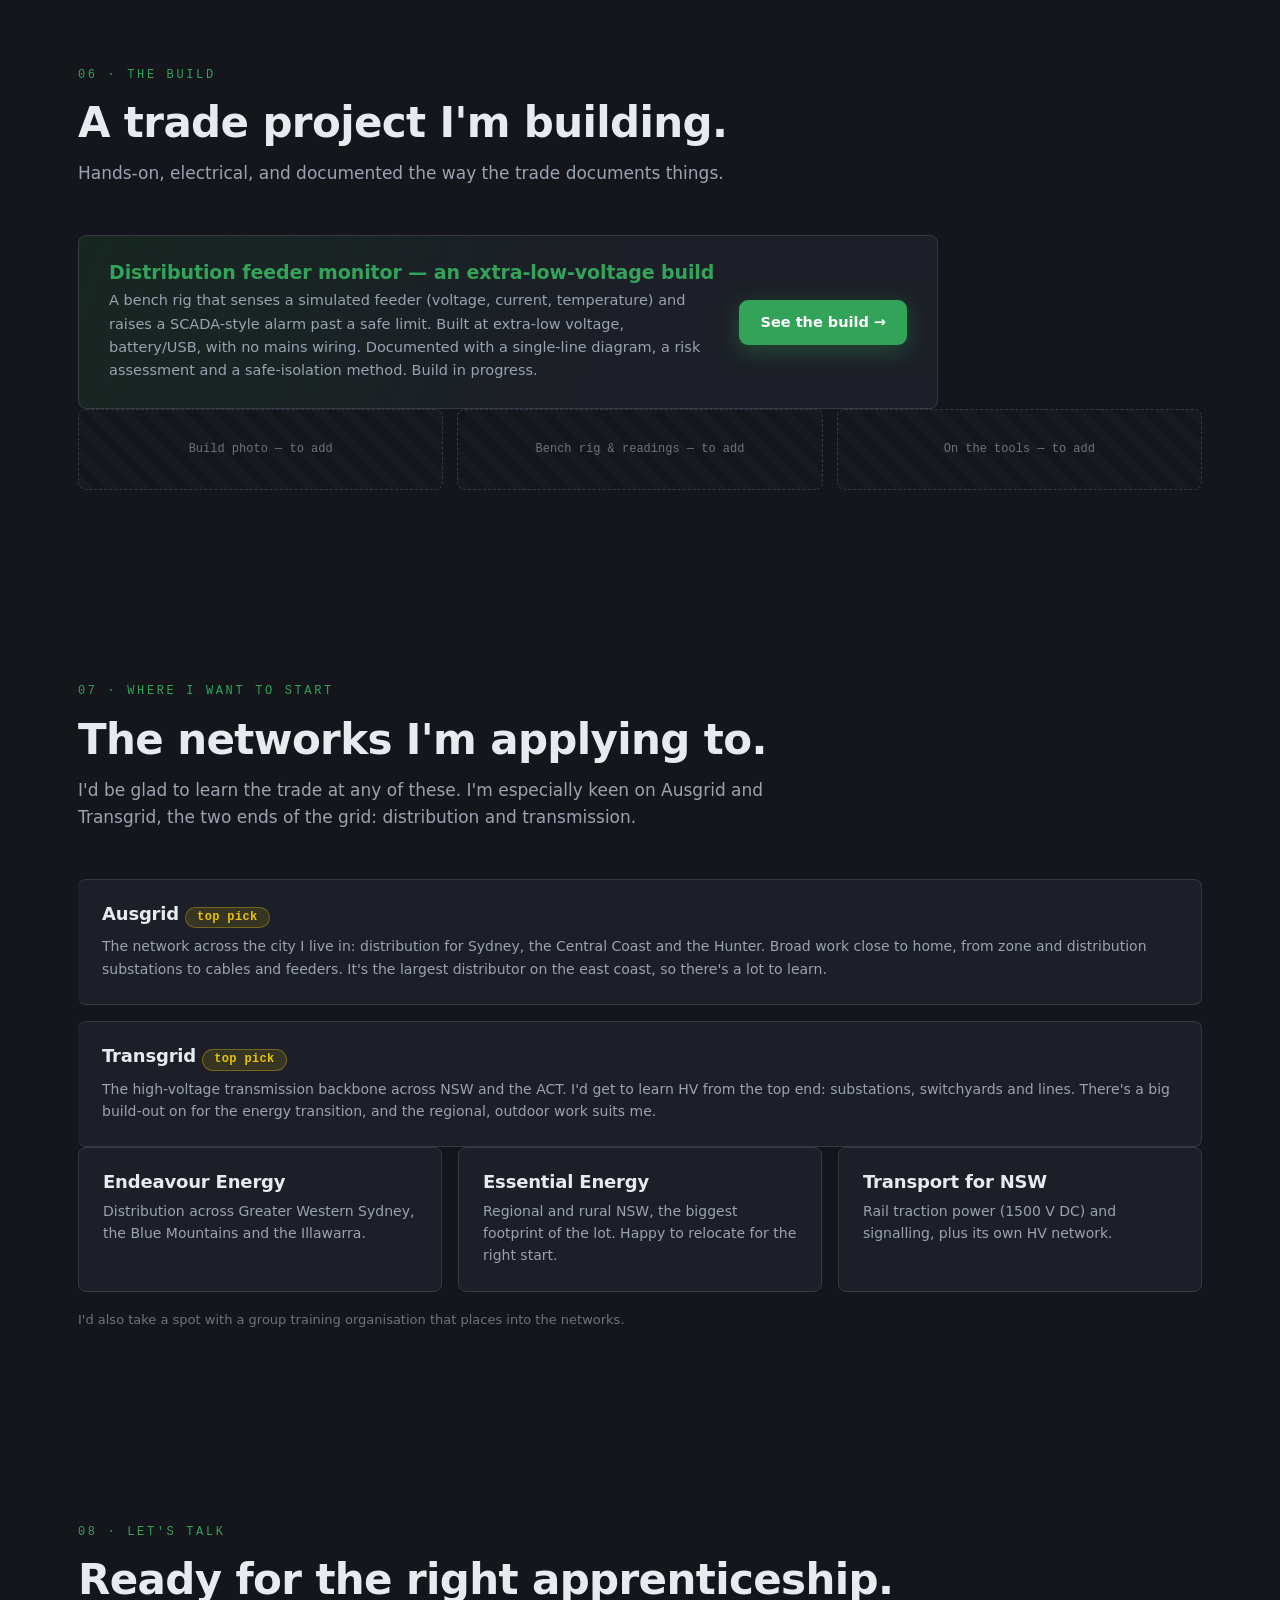
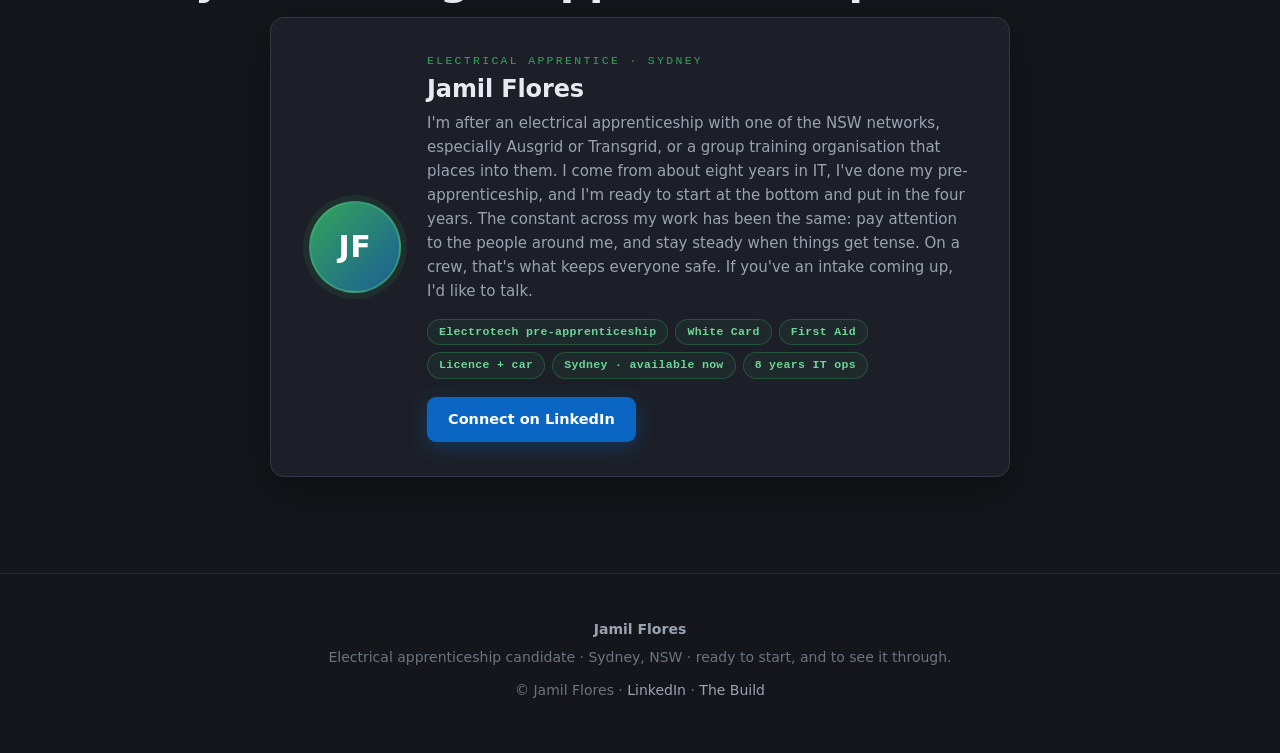
<file: apprenticeship.html>
<!DOCTYPE html>
<html lang="en">
<head>
<meta charset="UTF-8">
<meta name="viewport" content="width=device-width, initial-scale=1.0">
<title>Jamil Flores — Electrical Apprentice · Sydney</title>
<meta name="robots" content="noindex">
<link rel="canonical" href="index.html">
<meta http-equiv="refresh" content="0; url=index.html">
<meta name="theme-color" content="#14161b">
<style>
  body { background:#14161b; color:#e7eaef; font-family:-apple-system,system-ui,sans-serif;
    display:flex; min-height:100vh; align-items:center; justify-content:center; margin:0; }
  a { color:#33a35a; }
</style>
</head>
<body>
  <p>The apprenticeship pitch is now the home page. <a href="index.html">Continue to Jamil Flores' portfolio →</a></p>
  <script>location.replace("index.html");</script>
</body>
</html>
</file>
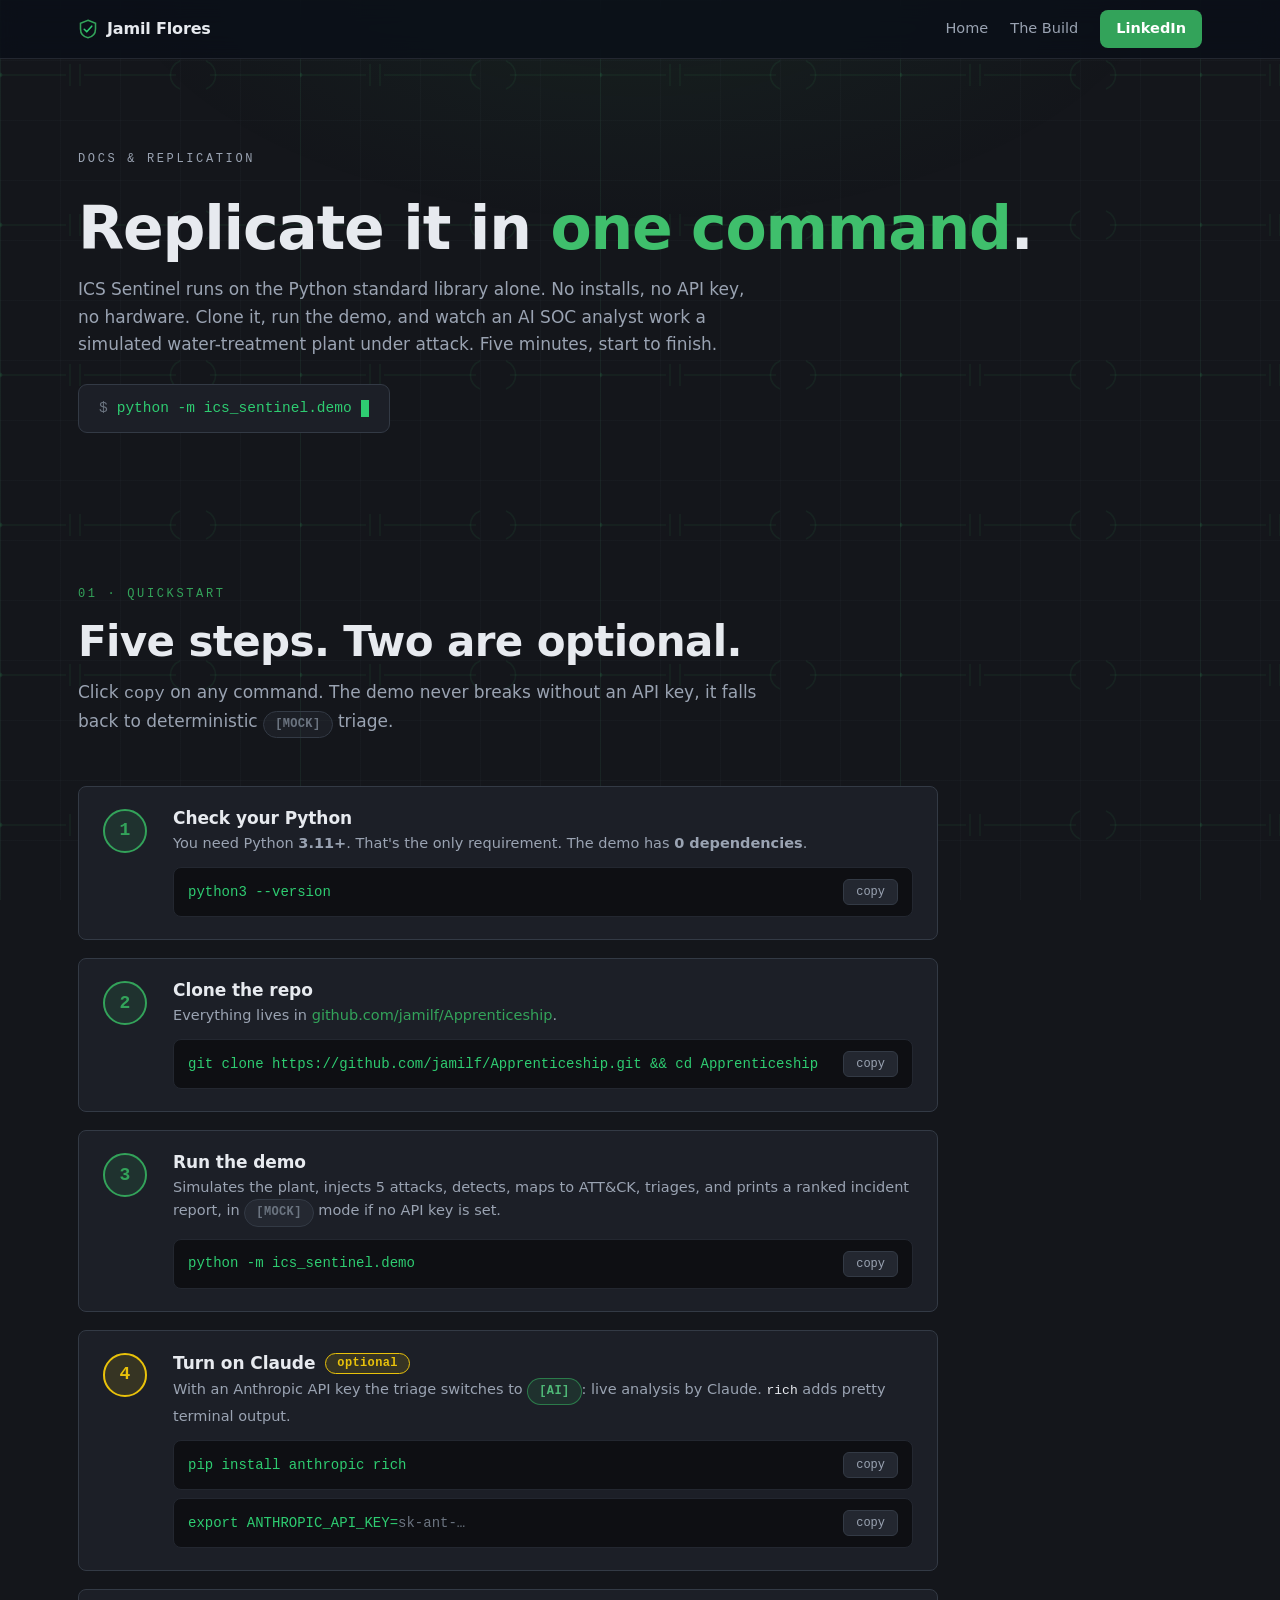
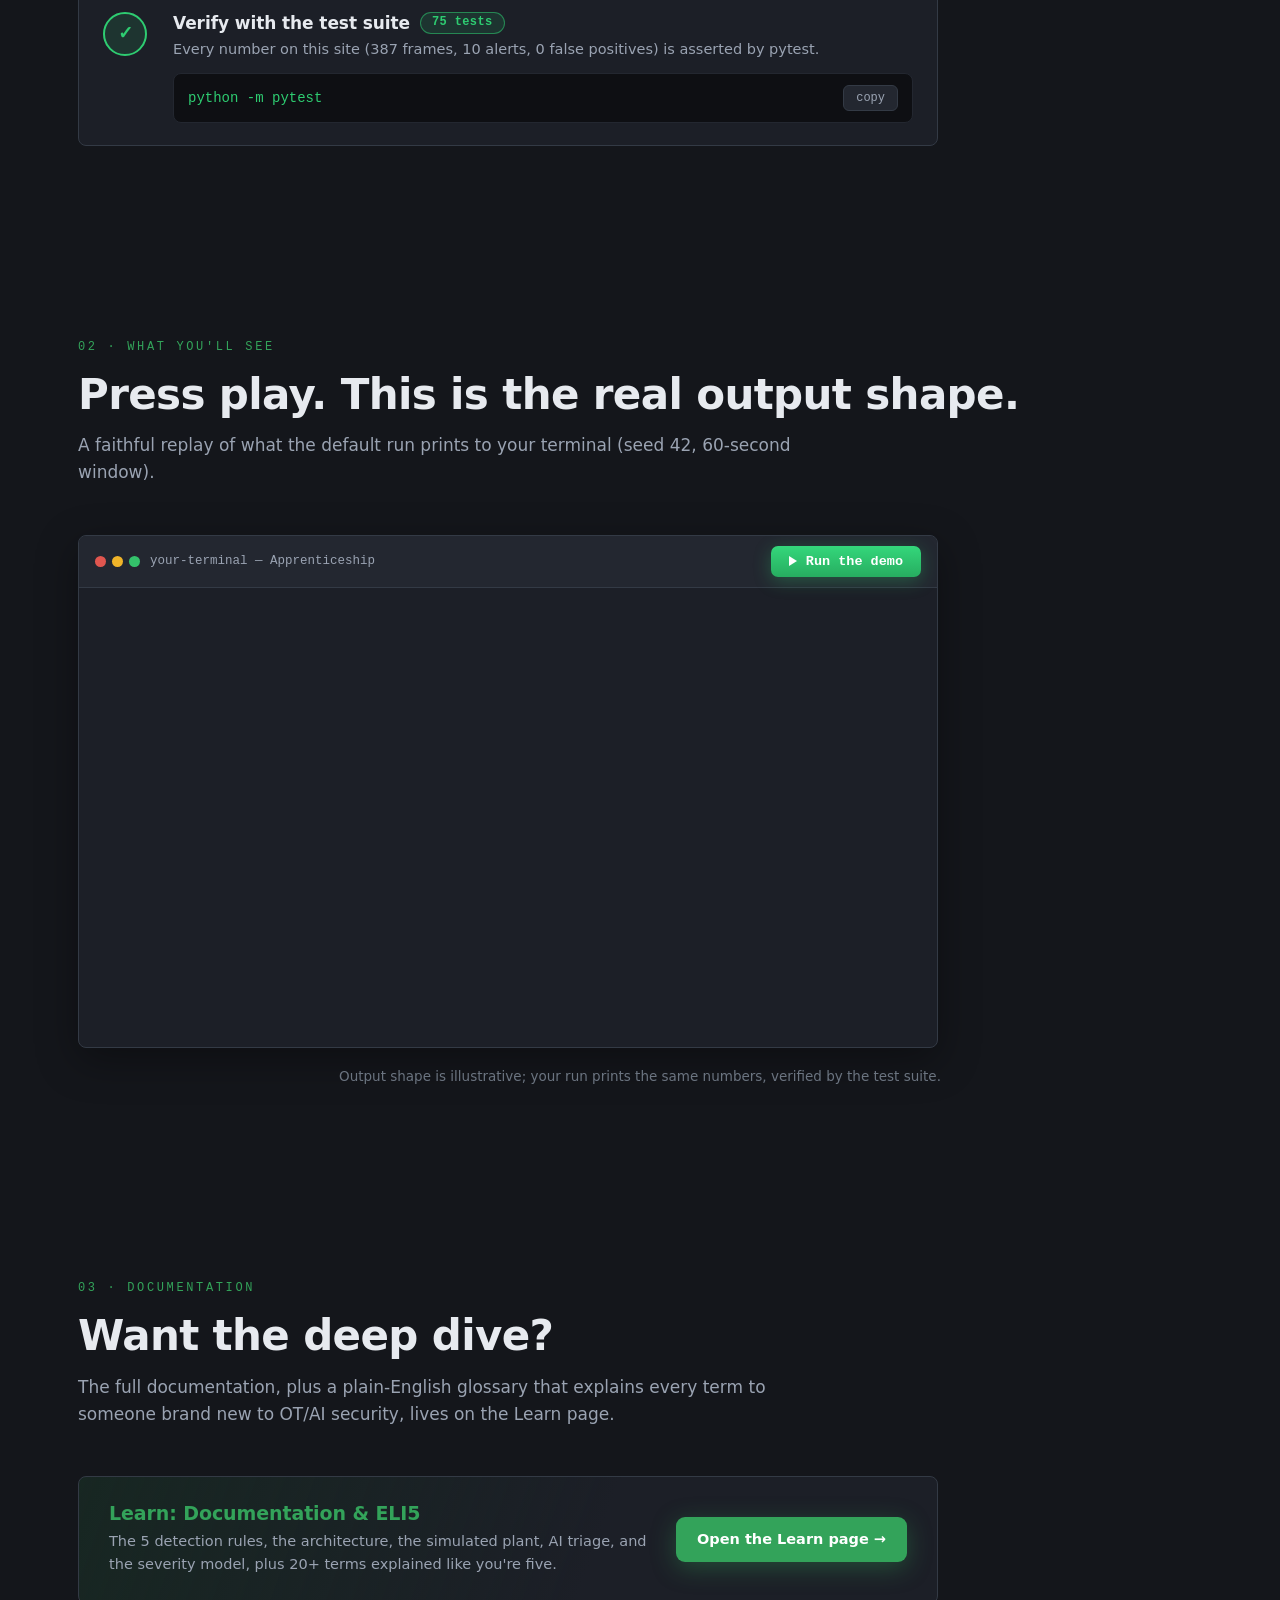
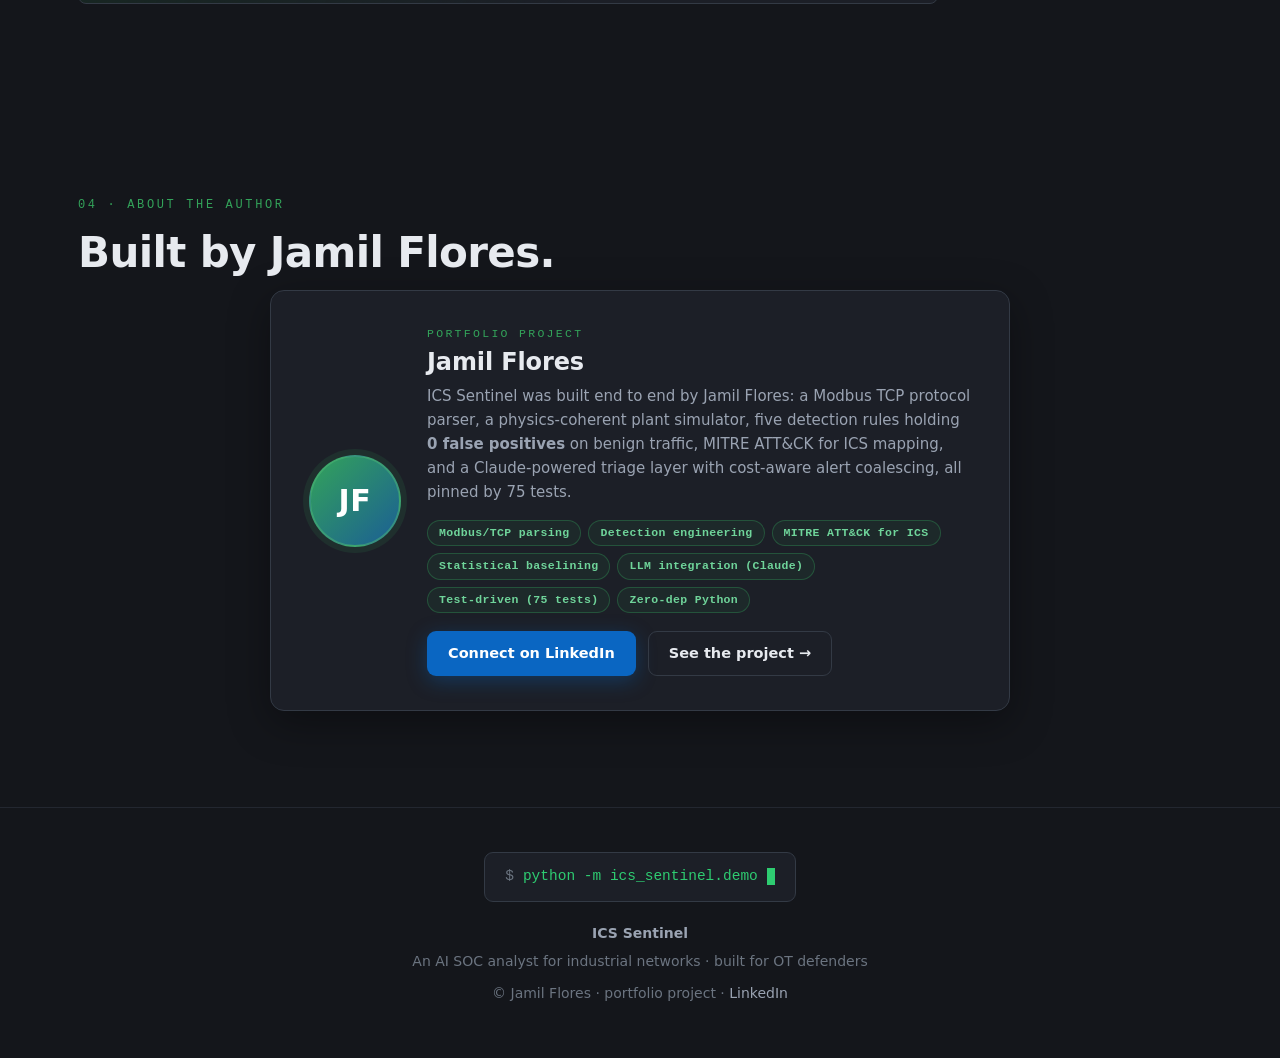
<file: docs.html>
<!DOCTYPE html>
<html lang="en">
<head>
<meta charset="UTF-8">
<meta name="viewport" content="width=device-width, initial-scale=1.0">
<meta http-equiv="Content-Security-Policy" content="default-src 'self'; script-src 'self'; style-src 'self' 'unsafe-inline' https://fonts.googleapis.com; font-src https://fonts.gstatic.com; img-src 'self' data:; connect-src 'self'; manifest-src 'self'; worker-src 'self'; base-uri 'self'; object-src 'none'">
<meta name="robots" content="index,follow">
<title>Docs &amp; Replication — ICS Sentinel</title>
<meta name="description" content="Replicate ICS Sentinel in one command and read the documentation: detection rules, architecture, the simulated plant, AI triage, and the severity model. A portfolio project by Jamil Flores.">
<meta name="author" content="Jamil Flores">
<meta name="theme-color" content="#14161b">
<meta property="og:title" content="Docs &amp; Replication — ICS Sentinel">
<meta property="og:description" content="Clone it, run python -m ics_sentinel.demo, and watch an AI SOC analyst triage attacks on Modbus TCP. By Jamil Flores.">
<meta property="og:type" content="website">
<link rel="icon" href="data:image/svg+xml,%3Csvg xmlns='http://www.w3.org/2000/svg' viewBox='0 0 32 32'%3E%3Cpath d='M16 2 28 7v9c0 7.5-5 12.5-12 14C9 28.5 4 23.5 4 16V7Z' fill='%2314161b' stroke='%2333a35a' stroke-width='2'/%3E%3Cpath d='M10 16.5l4 4 8-9' fill='none' stroke='%232ECC71' stroke-width='2.5' stroke-linecap='round' stroke-linejoin='round'/%3E%3C/svg%3E">
<link rel="preconnect" href="https://fonts.googleapis.com">
<link rel="preconnect" href="https://fonts.gstatic.com" crossorigin>
<link rel="stylesheet" href="https://fonts.googleapis.com/css2?family=IBM+Plex+Mono:wght@400;500&family=IBM+Plex+Sans:wght@400;500;600&family=IBM+Plex+Sans+Condensed:wght@600;700&display=swap">
<link rel="canonical" href="https://jamilf.github.io/Apprenticeship/docs.html">
<link rel="manifest" href="manifest.webmanifest">
<link rel="apple-touch-icon" href="icon.svg">
<link rel="stylesheet" href="styles.css">
<noscript>
<style>
  [data-animate] { opacity: 1 !important; transform: none !important; }
</style>
</noscript>
</head>
<body>
<a class="skip-link" href="#main">Skip to main content</a>

<div class="bg-grid" aria-hidden="true"></div>
<div class="bg-glow" aria-hidden="true"></div>

<nav class="site-nav" aria-label="Site">
  <div class="wrap">
    <a class="nav-brand" href="index.html">
      <svg width="20" height="20" viewBox="0 0 32 32" aria-hidden="true">
        <path d="M16 2 28 7v9c0 7.5-5 12.5-12 14C9 28.5 4 23.5 4 16V7Z" fill="none" stroke="#33a35a" stroke-width="2.5"/>
        <path d="M10 16.5l4 4 8-9" fill="none" stroke="#2ECC71" stroke-width="2.5" stroke-linecap="round" stroke-linejoin="round"/>
      </svg>
      Jamil Flores
    </a>
    <div class="nav-links">
      <a href="index.html">Home</a>
      <a href="feeder-monitor.html">The Build</a>
      <a class="nav-cta" href="https://www.linkedin.com/in/jamilflores" target="_blank" rel="noopener">LinkedIn</a>
    </div>
  </div>
</nav>

<header class="docs-hero">
  <div class="wrap">
    <p class="section-kicker hero-enter" style="--d:.05s">Docs &amp; replication</p>
    <h1 class="hero-enter" style="--d:.15s">Replicate it in <span class="accent">one command</span>.</h1>
    <p class="hero-enter" style="--d:.27s">
      ICS Sentinel runs on the Python standard library alone. No installs, no API key, no
      hardware. Clone it, run the demo, and watch an AI SOC analyst work a simulated
      water-treatment plant under attack. Five minutes, start to finish.
    </p>
    <p class="hero-enter" style="--d:.39s">
      <span class="cmd-pill"><span class="prompt-char">$</span> python -m ics_sentinel.demo<span class="cursor" aria-hidden="true"></span></span>
    </p>
  </div>
</header>

<main id="main" tabindex="-1">

<!-- ============================================================
     QUICKSTART
     ============================================================ -->
<section id="quickstart" aria-labelledby="quickstart-title">
  <div class="wrap">
    <p class="section-kicker" data-animate>01 · Quickstart</p>
    <h2 class="section-title" id="quickstart-title" data-animate style="--d:.08s">Five steps. Two are optional.</h2>
    <p class="section-sub" data-animate style="--d:.16s">
      Click <span class="mono">copy</span> on any command. The demo never breaks without an
      API key, it falls back to deterministic <span class="chip chip-dim">[MOCK]</span> triage.
    </p>

    <div class="steps">
      <div class="step-card" data-animate style="--d:.05s">
        <div class="step-num" aria-hidden="true">1</div>
        <div class="step-body">
          <h3>Check your Python</h3>
          <p>You need Python <strong>3.11+</strong>. That's the only requirement. The demo has
          <strong>0 dependencies</strong>.</p>
          <div class="code-row">
            <code>python3 --version</code>
            <button class="copy-btn" data-copy="python3 --version">copy</button>
          </div>
        </div>
      </div>

      <div class="step-card" data-animate style="--d:.13s">
        <div class="step-num" aria-hidden="true">2</div>
        <div class="step-body">
          <h3>Clone the repo</h3>
          <p>Everything lives in <a href="https://github.com/jamilf/Apprenticeship" target="_blank" rel="noopener">github.com/jamilf/Apprenticeship</a>.</p>
          <div class="code-row">
            <code>git clone https://github.com/jamilf/Apprenticeship.git &amp;&amp; cd Apprenticeship</code>
            <button class="copy-btn" data-copy="git clone https://github.com/jamilf/Apprenticeship.git && cd Apprenticeship">copy</button>
          </div>
        </div>
      </div>

      <div class="step-card" data-animate style="--d:.21s">
        <div class="step-num" aria-hidden="true">3</div>
        <div class="step-body">
          <h3>Run the demo</h3>
          <p>Simulates the plant, injects 5 attacks, detects, maps to ATT&amp;CK, triages, and
          prints a ranked incident report, in <span class="chip chip-dim">[MOCK]</span> mode if no API key is set.</p>
          <div class="code-row">
            <code>python -m ics_sentinel.demo</code>
            <button class="copy-btn" data-copy="python -m ics_sentinel.demo">copy</button>
          </div>
        </div>
      </div>

      <div class="step-card step-optional" data-animate style="--d:.29s">
        <div class="step-num" aria-hidden="true">4</div>
        <div class="step-body">
          <h3>Turn on Claude <span class="chip chip-attack">optional</span></h3>
          <p>With an Anthropic API key the triage switches to <span class="chip chip-blue">[AI]</span>:
          live analysis by Claude. <span class="mono">rich</span> adds pretty terminal output.</p>
          <div class="code-row">
            <code>pip install anthropic rich</code>
            <button class="copy-btn" data-copy="pip install anthropic rich">copy</button>
          </div>
          <div class="code-row">
            <code>export ANTHROPIC_API_KEY=<span class="c-dim">sk-ant-…</span></code>
            <button class="copy-btn" data-copy="export ANTHROPIC_API_KEY=">copy</button>
          </div>
        </div>
      </div>

      <div class="step-card step-done" data-animate style="--d:.37s">
        <div class="step-num" aria-hidden="true">✓</div>
        <div class="step-body">
          <h3>Verify with the test suite <span class="chip chip-green">75 tests</span></h3>
          <p>Every number on this site (387 frames, 10 alerts, 0 false positives) is asserted
          by pytest.</p>
          <div class="code-row">
            <code>python -m pytest</code>
            <button class="copy-btn" data-copy="python -m pytest">copy</button>
          </div>
        </div>
      </div>
    </div>
  </div>
</section>

<!-- ============================================================
     DEMO PLAYER
     ============================================================ -->
<section id="demo" aria-labelledby="demo-title">
  <div class="wrap">
    <p class="section-kicker" data-animate>02 · What you'll see</p>
    <h2 class="section-title" id="demo-title" data-animate style="--d:.08s">Press play. This is the real output shape.</h2>
    <p class="section-sub" data-animate style="--d:.16s">
      A faithful replay of what the default run prints to your terminal
      (seed 42, 60-second window).
    </p>

    <div class="panel demo-player" data-animate="pop" style="--d:.1s">
      <div class="panel-bar">
        <span class="panel-dots" aria-hidden="true"><span></span><span></span><span></span></span>
        <span>your-terminal — Apprenticeship</span>
        <span class="mode-badges">
          <button class="run-btn" id="run-demo" type="button"><span class="tri" aria-hidden="true"></span>Run the demo</button>
        </span>
      </div>
      <div class="panel-body" id="demo-output">
        <div class="t-line"><span class="t-key">$</span> python -m ics_sentinel.demo</div>
        <div class="t-line"><span class="t-key">[mode  ]</span> MOCK: no ANTHROPIC_API_KEY found, using deterministic fallback</div>
        <div class="t-line"><span class="t-key">[plant ]</span> water-treatment skid · HMI + EWS + 2 PLCs · seed 42 · 60s window</div>
        <div class="t-line"><span class="t-key">[traffic]</span> <span class="t-num">387</span> Modbus TCP frames captured · 5 attack scenarios injected</div>
        <div class="t-line"><span class="t-key">[detect ]</span> <span class="t-num">10</span> alerts from 5 rules: allowlist · safe-range · scan-window · structure · mean+3σ</div>
        <div class="t-line"><span class="t-key">[attck  ]</span> <span class="t-tech" title="T0855 — Unauthorized Command Message (MITRE ATT&amp;CK for ICS)">T0855</span> · <span class="t-tech" title="T0836 — Modify Parameter (MITRE ATT&amp;CK for ICS)">T0836</span> · <span class="t-tech" title="T0831 — Manipulation of Control (MITRE ATT&amp;CK for ICS)">T0831</span> · <span class="t-tech" title="T0846 — Remote System Discovery (MITRE ATT&amp;CK for ICS)">T0846</span> · <span class="t-tech" title="T0814 — Denial of Service (MITRE ATT&amp;CK for ICS)">T0814</span></div>
        <div class="t-line"><span class="t-key">[triage ]</span> 10/10 triaged → <span class="t-sev">1 CRITICAL</span> · 5 HIGH · 4 MEDIUM · 0 LOW</div>
        <div class="t-line t-blank"> </div>
        <div class="t-line"><span class="t-key">──── ranked incident report ────────────────────────</span></div>
        <div class="t-line"><span class="t-sev">[CRITICAL]</span> ALT-003: Process safety violation</div>
        <div class="t-line">           10.0.0.11 → 10.0.0.21 · Write Single Register · 40002 = <span class="t-num">200</span> (safe 20–90)</div>
        <div class="t-line t-quote">           “Verify the setpoint on the PLC and restore a safe value via local HMI.”</div>
        <div class="t-line t-blank"> </div>
        <div class="t-line"><span class="t-key">[summary]</span> An attacker on 10.0.0.66 scanned the plant, replayed captured commands,</div>
        <div class="t-line">          and a dangerous setpoint was pushed from the engineering workstation.</div>
        <div class="t-line">          Quarantine both hosts and verify PLC-2 before resuming operation.</div>
        <div class="t-line"><span class="t-good">✔ report complete</span> · 9 more alerts ranked below the fold</div>
      </div>
    </div>
    <p class="triage-note" data-animate style="--d:.2s">
      Output shape is illustrative; your run prints the same numbers, verified by the test suite.
    </p>
  </div>
</section>

<!-- ============================================================
     DOCUMENTATION → LEARN
     ============================================================ -->
<section id="documentation" aria-labelledby="docs-title">
  <div class="wrap">
    <p class="section-kicker" data-animate>03 · Documentation</p>
    <h2 class="section-title" id="docs-title" data-animate style="--d:.08s">Want the deep dive?</h2>
    <p class="section-sub" data-animate style="--d:.16s">
      The full documentation, plus a plain-English glossary that explains every term to someone
      brand new to OT/AI security, lives on the Learn page.
    </p>

    <a class="learn-link-card glow-card" href="learn.html" data-animate style="--d:.2s">
      <div>
        <h3>Learn: Documentation &amp; ELI5</h3>
        <p>The 5 detection rules, the architecture, the simulated plant, AI triage, and the
        severity model, plus 20+ terms explained like you're five.</p>
      </div>
      <span class="btn btn-primary btn-sm">Open the Learn page →</span>
    </a>
  </div>
</section>

<!-- ============================================================
     ABOUT / PORTFOLIO
     ============================================================ -->
<section id="about" aria-labelledby="about-title">
  <div class="wrap">
    <p class="section-kicker" data-animate>04 · About the author</p>
    <h2 class="section-title" id="about-title" data-animate style="--d:.08s">Built by Jamil Flores.</h2>

    <div class="about-card" data-animate="pop" style="--d:.12s">
      <div class="avatar" aria-hidden="true">JF</div>
      <div class="about-body">
        <p class="about-kicker">Portfolio project</p>
        <h3>Jamil Flores</h3>
        <p>ICS Sentinel was built end to end by Jamil Flores: a Modbus TCP protocol parser, a
        physics-coherent plant simulator, five detection rules holding <strong>0 false
        positives</strong> on benign traffic, MITRE ATT&amp;CK for ICS mapping, and a Claude-powered
        triage layer with cost-aware alert coalescing, all pinned by 75 tests.</p>
        <div class="skills-strip" aria-label="Skills demonstrated">
          <span class="chip chip-skill">Modbus/TCP parsing</span>
          <span class="chip chip-skill">Detection engineering</span>
          <span class="chip chip-skill">MITRE ATT&amp;CK for ICS</span>
          <span class="chip chip-skill">Statistical baselining</span>
          <span class="chip chip-skill">LLM integration (Claude)</span>
          <span class="chip chip-skill">Test-driven (75 tests)</span>
          <span class="chip chip-skill">Zero-dep Python</span>
        </div>
        <div class="about-actions">
          <a class="btn btn-linkedin" href="https://www.linkedin.com/in/jamilflores" target="_blank" rel="noopener">Connect on LinkedIn</a>
          <a class="btn btn-ghost btn-sm" href="project.html">See the project →</a>
        </div>
      </div>
    </div>
  </div>
</section>

</main>

<footer>
  <div class="wrap">
    <span class="cmd-pill"><span class="prompt-char">$</span> python -m ics_sentinel.demo<span class="cursor" aria-hidden="true"></span></span>
    <p class="foot-title">ICS Sentinel</p>
    <p>An AI SOC analyst for industrial networks · built for OT defenders</p>
    <p class="foot-credit">© Jamil Flores · portfolio project ·
      <a href="https://www.linkedin.com/in/jamilflores" target="_blank" rel="noopener">LinkedIn</a></p>
  </div>
</footer>

<script src="app.js" defer></script>
</body>
</html>
</file>
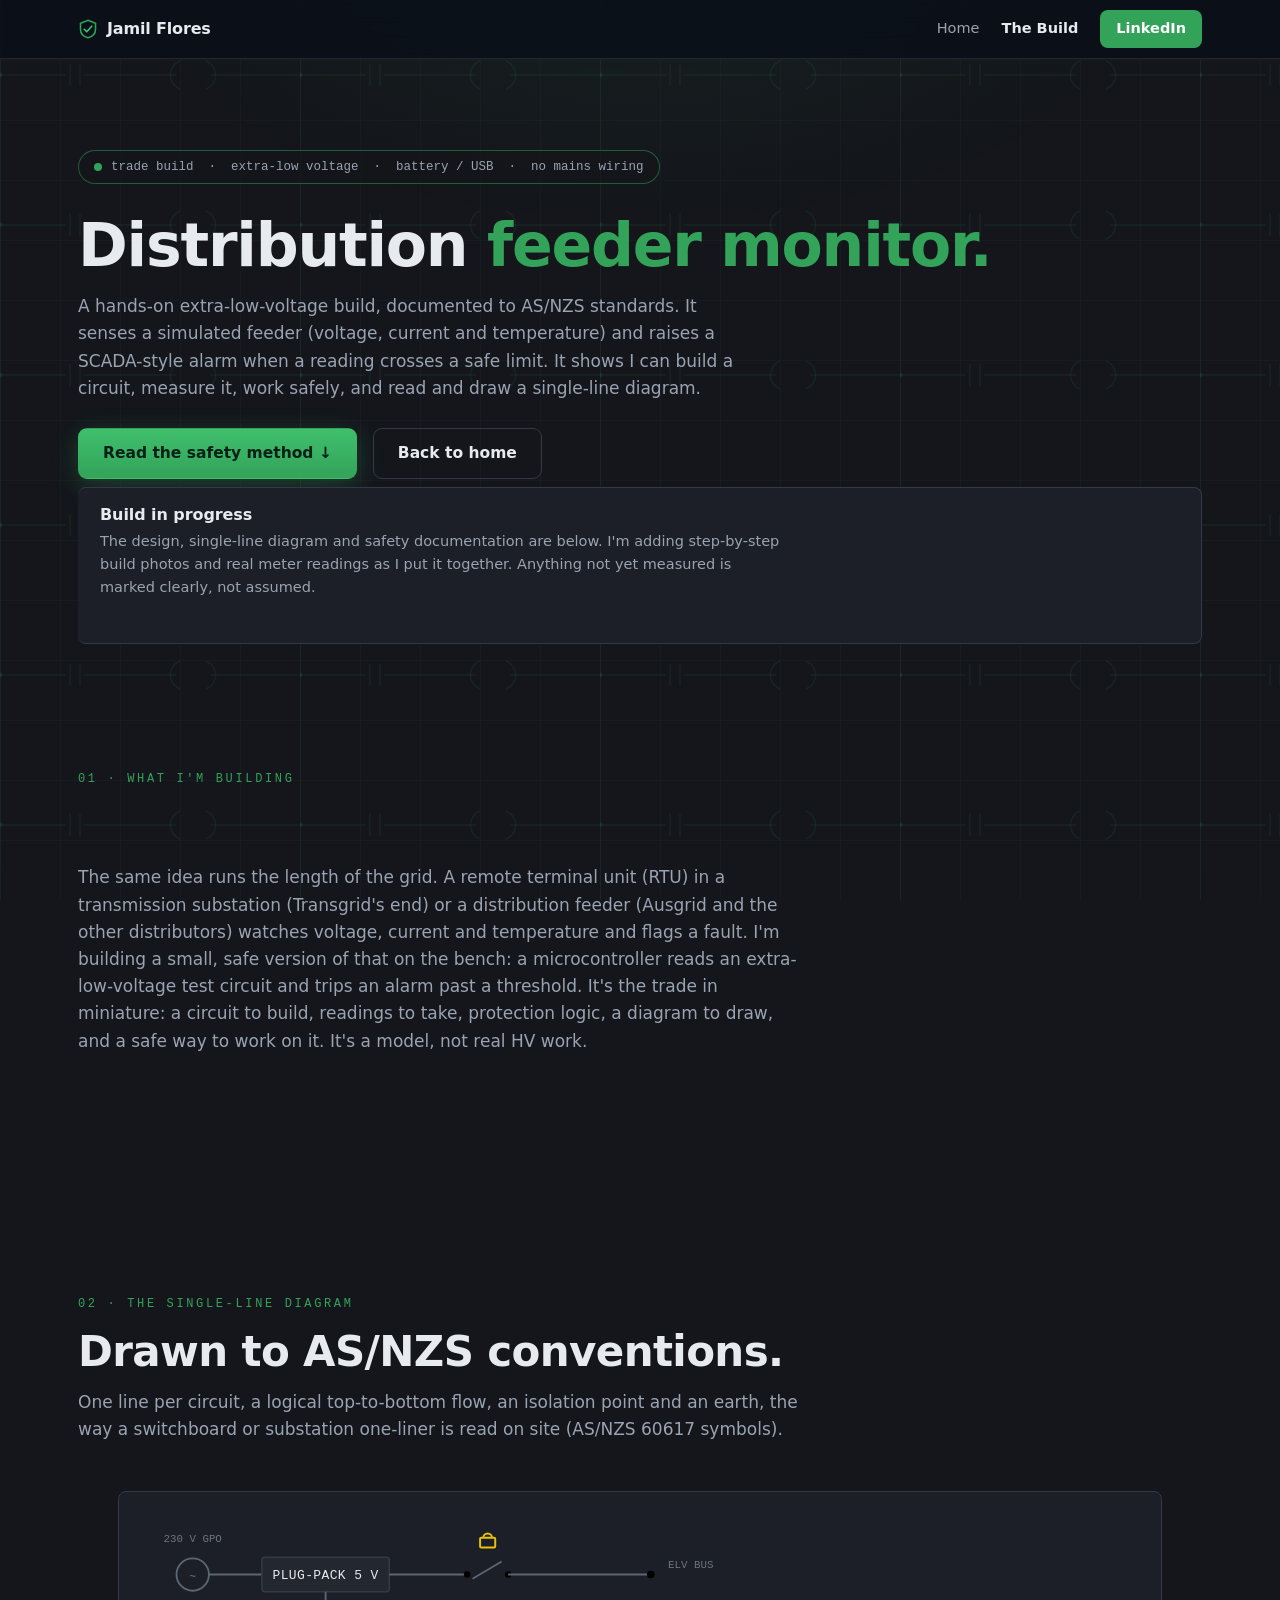
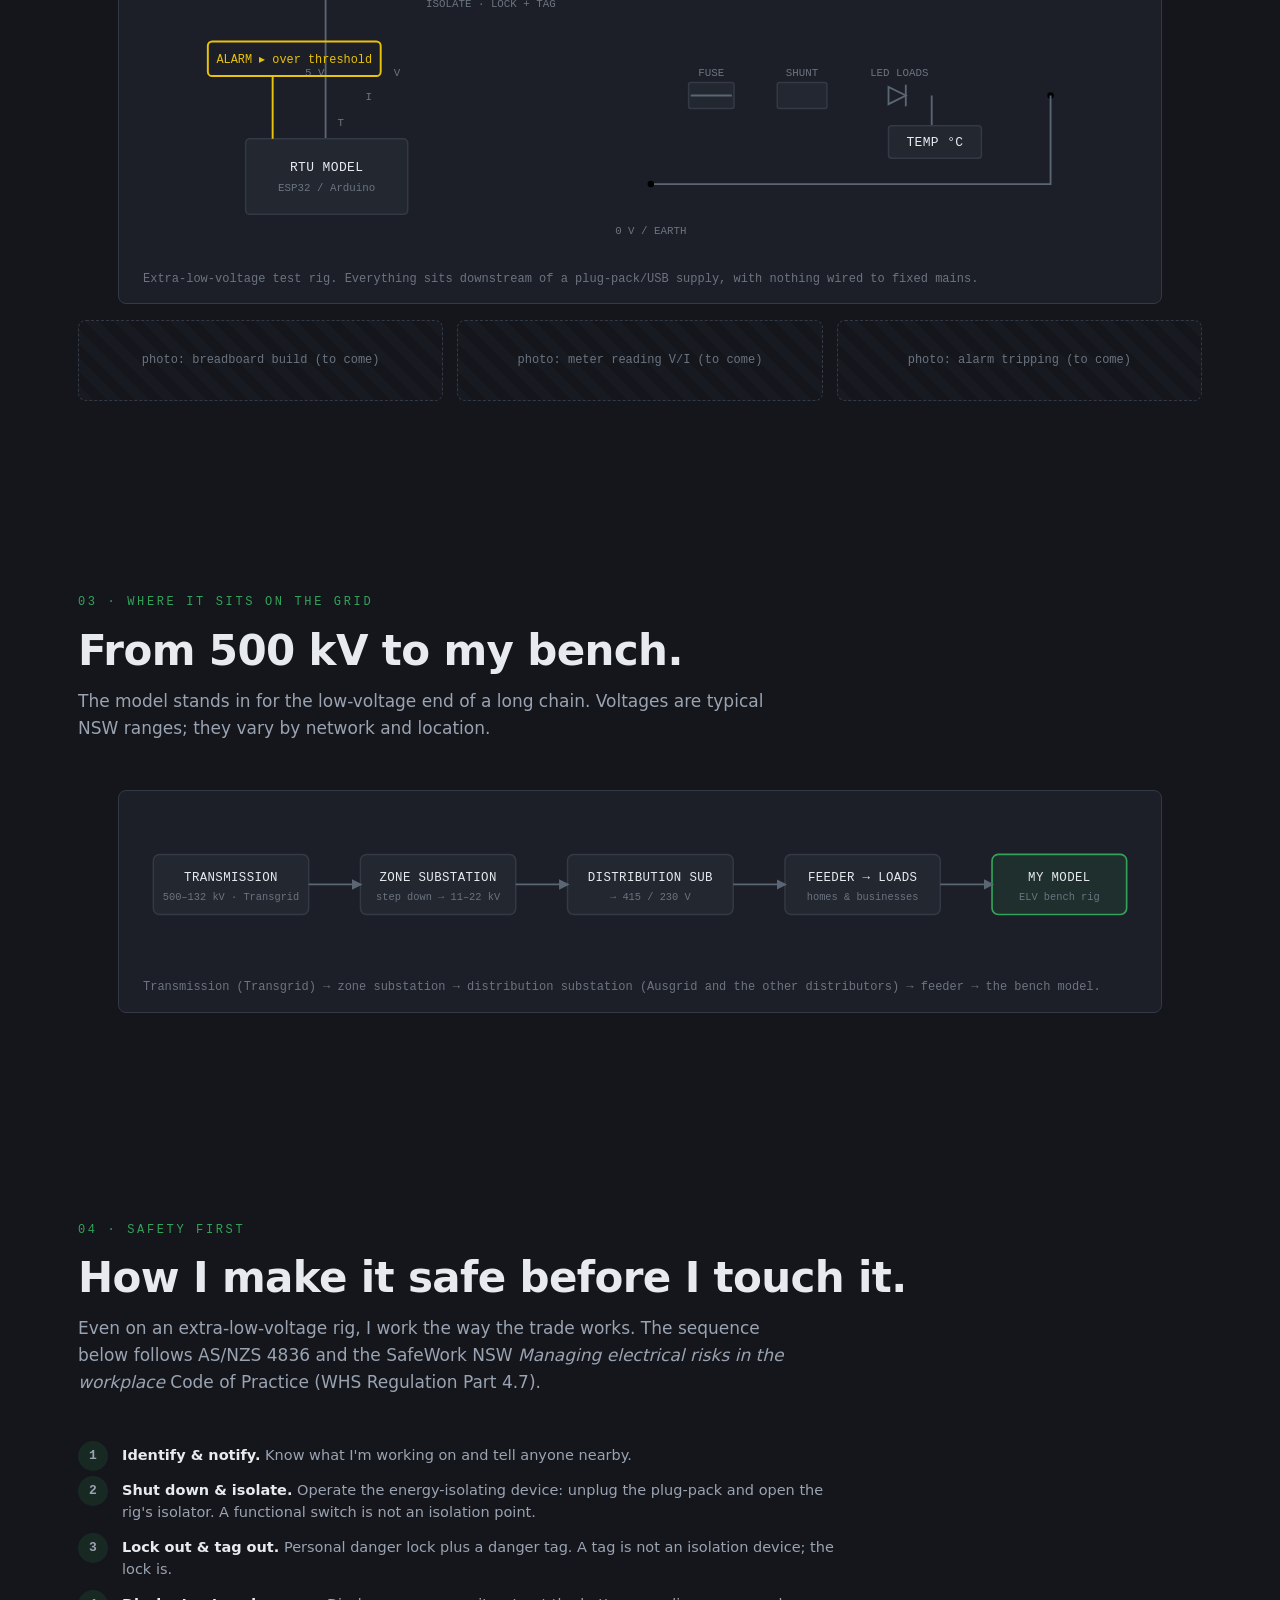
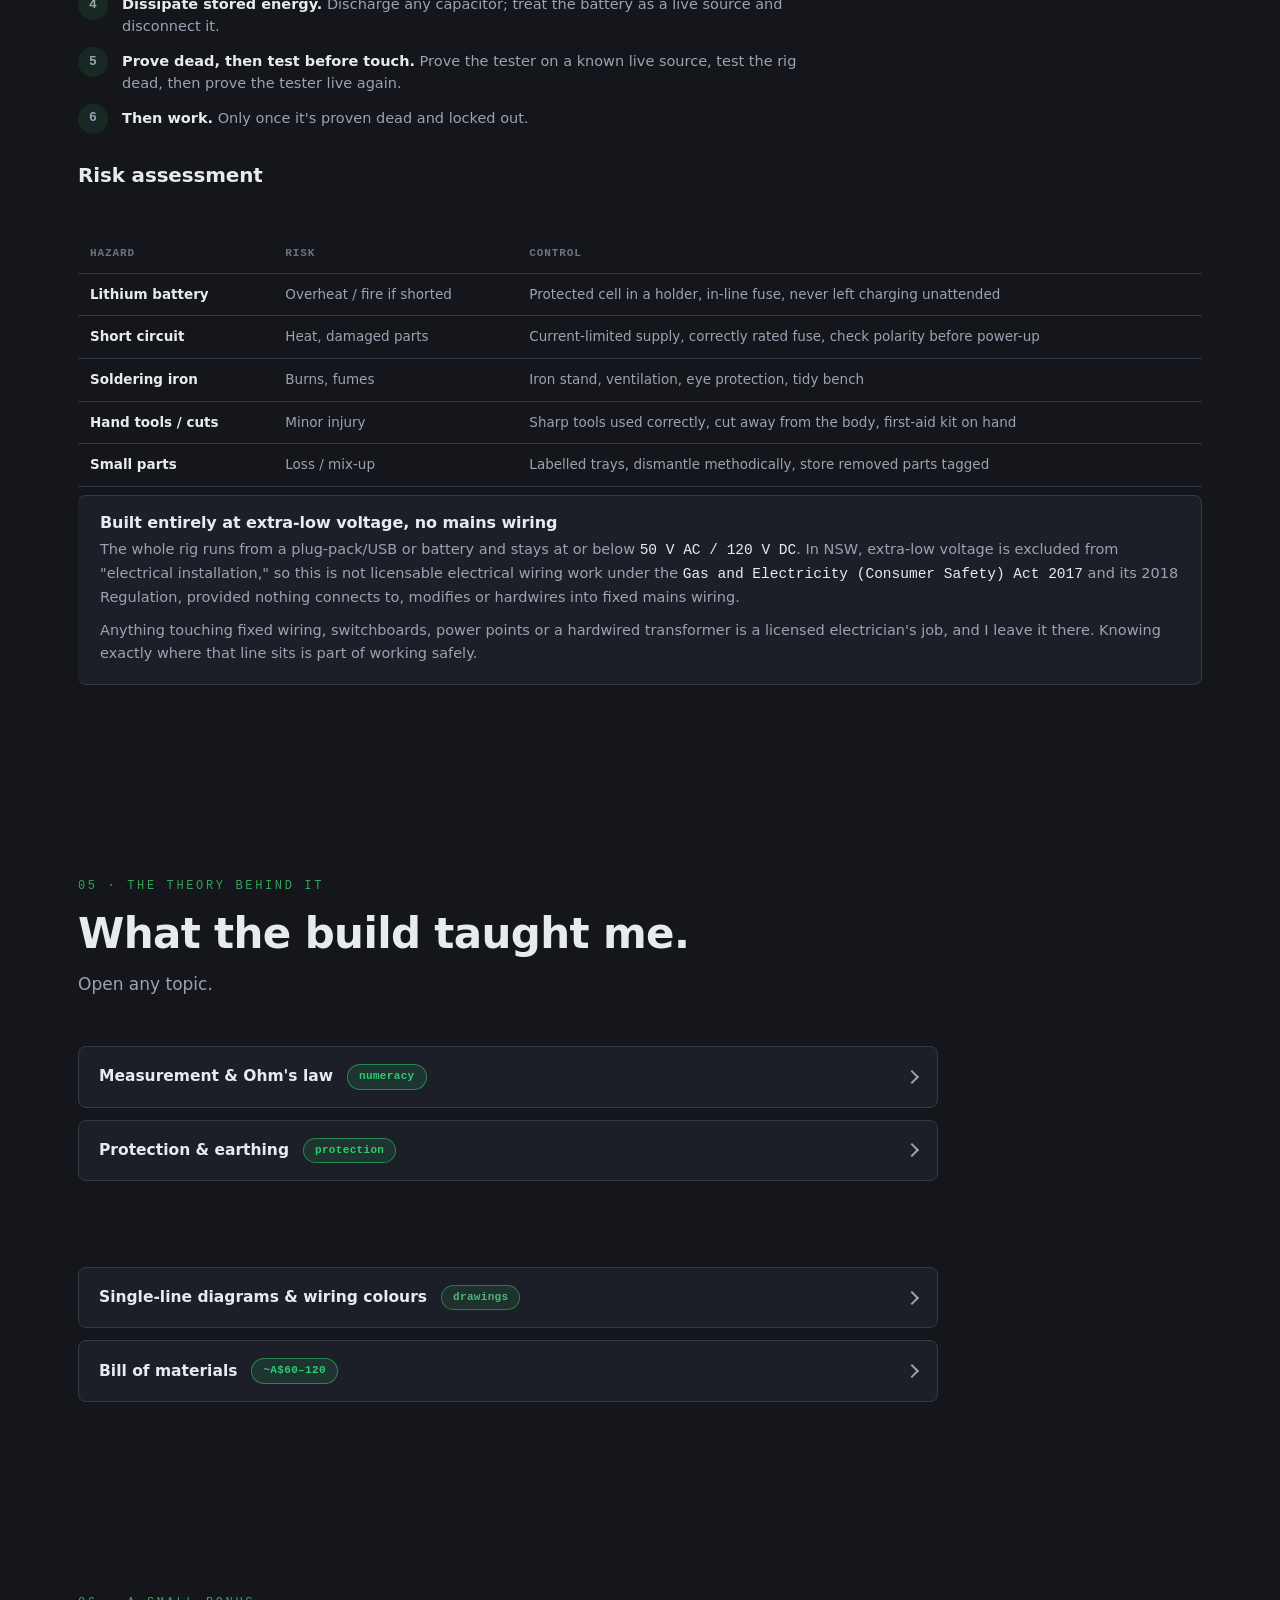
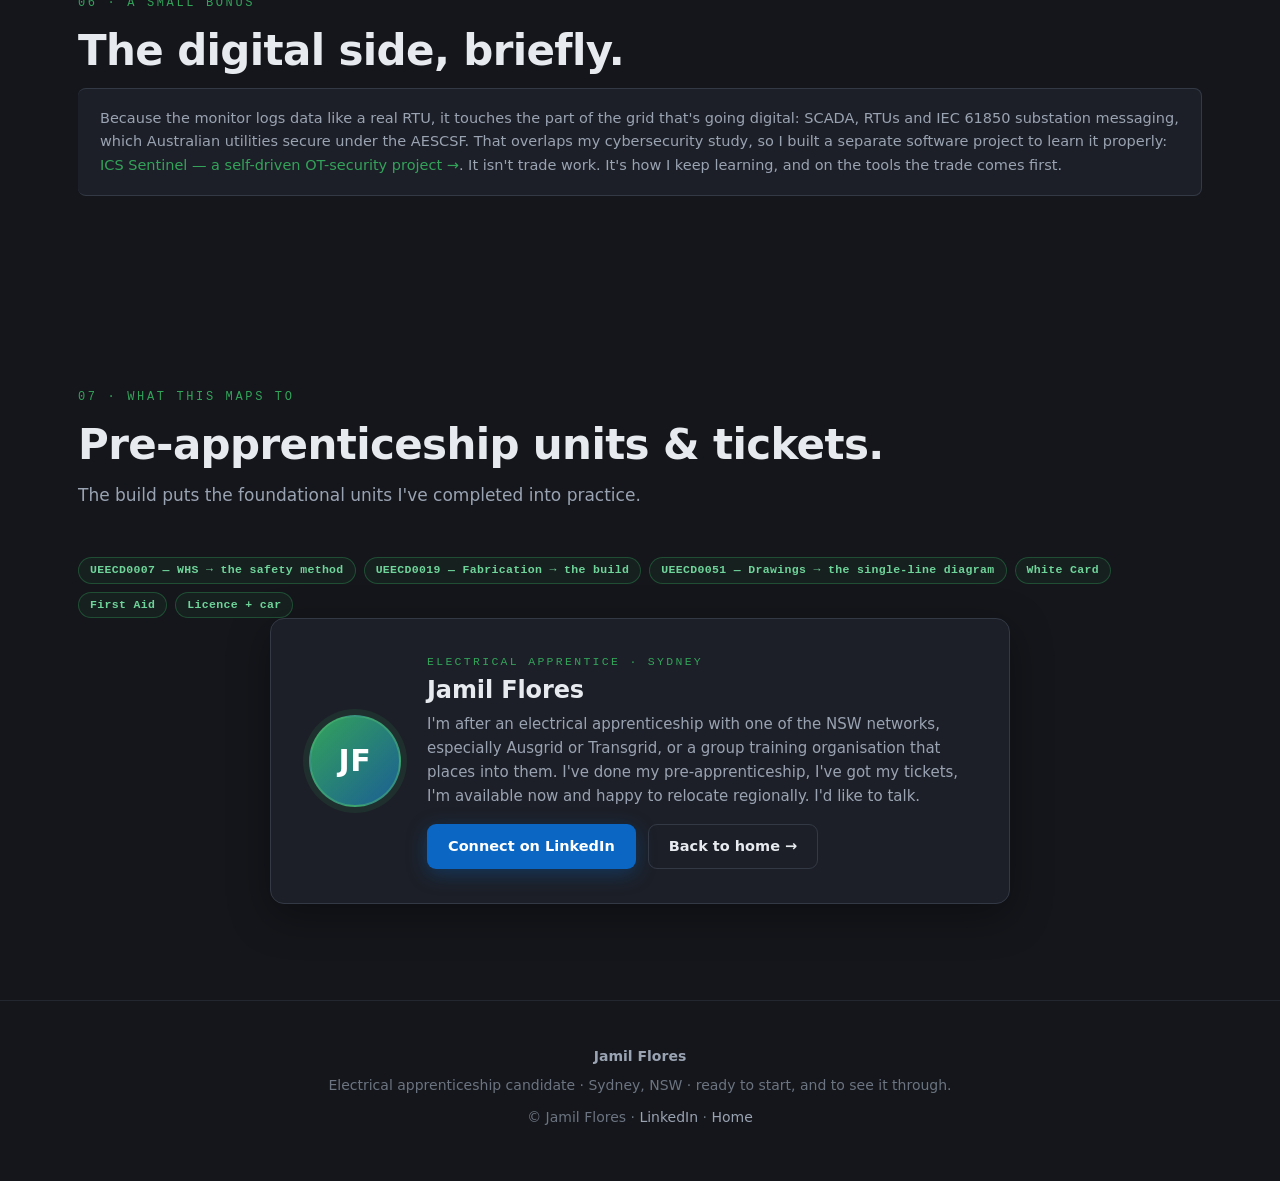
<file: feeder-monitor.html>
<!DOCTYPE html>
<html lang="en">
<head>
<meta charset="UTF-8">
<meta name="viewport" content="width=device-width, initial-scale=1.0">
<meta http-equiv="Content-Security-Policy" content="default-src 'self'; script-src 'self'; style-src 'self' 'unsafe-inline' https://fonts.googleapis.com; font-src https://fonts.gstatic.com; img-src 'self' data:; connect-src 'self'; manifest-src 'self'; worker-src 'self'; base-uri 'self'; object-src 'none'">
<meta name="robots" content="index,follow">
<title>Distribution Feeder Monitor — a trade build by Jamil Flores</title>
<meta name="description" content="An extra-low-voltage (battery/USB) bench model by Jamil Flores of how the grid is watched, from a transmission substation RTU (Transgrid) down to a distribution feeder (Ausgrid and the other distributors). Senses voltage, current and temperature and raises a SCADA-style alarm. Documented to AS/NZS standards with a single-line diagram, safe-isolation procedure and risk assessment. No mains wiring.">
<meta name="author" content="Jamil Flores">
<meta name="theme-color" content="#14161b">
<meta property="og:title" content="Distribution Feeder Monitor — a trade build by Jamil Flores">
<meta property="og:description" content="A hands-on extra-low-voltage bench model of how the grid is watched, transmission to distribution. Documented to AS/NZS standards: build circuits, measure, work safely, read single-line diagrams. Battery/USB powered, no mains wiring.">
<meta property="og:type" content="website">
<link rel="icon" href="data:image/svg+xml,%3Csvg xmlns='http://www.w3.org/2000/svg' viewBox='0 0 32 32'%3E%3Cpath d='M16 2 28 7v9c0 7.5-5 12.5-12 14C9 28.5 4 23.5 4 16V7Z' fill='%2314161b' stroke='%2333a35a' stroke-width='2'/%3E%3Cpath d='M10 16.5l4 4 8-9' fill='none' stroke='%232ECC71' stroke-width='2.5' stroke-linecap='round' stroke-linejoin='round'/%3E%3C/svg%3E">
<link rel="preconnect" href="https://fonts.googleapis.com">
<link rel="preconnect" href="https://fonts.gstatic.com" crossorigin>
<link rel="stylesheet" href="https://fonts.googleapis.com/css2?family=IBM+Plex+Mono:wght@400;500&family=IBM+Plex+Sans:wght@400;500;600&family=IBM+Plex+Sans+Condensed:wght@600;700&display=swap">
<link rel="canonical" href="https://jamilf.github.io/Apprenticeship/feeder-monitor.html">
<link rel="manifest" href="manifest.webmanifest">
<link rel="apple-touch-icon" href="icon.svg">
<link rel="stylesheet" href="styles.css">
<noscript>
<style>[data-animate]{opacity:1!important;transform:none!important;filter:none!important;}</style>
</noscript>
</head>
<body>
<a class="skip-link" href="#main">Skip to main content</a>

<div class="bg-grid" aria-hidden="true"></div>
<div class="bg-glow" aria-hidden="true"></div>

<nav class="site-nav" aria-label="Site">
  <div class="wrap">
    <a class="nav-brand" href="index.html">
      <svg width="20" height="20" viewBox="0 0 32 32" aria-hidden="true">
        <path d="M16 2 28 7v9c0 7.5-5 12.5-12 14C9 28.5 4 23.5 4 16V7Z" fill="none" stroke="#33a35a" stroke-width="2.5"/>
        <path d="M10 16.5l4 4 8-9" fill="none" stroke="#2ECC71" stroke-width="2.5" stroke-linecap="round" stroke-linejoin="round"/>
      </svg>
      Jamil Flores
    </a>
    <div class="nav-links">
      <a href="index.html">Home</a>
      <a href="feeder-monitor.html" class="is-active">The Build</a>
      <a class="nav-cta" href="https://www.linkedin.com/in/jamilflores" target="_blank" rel="noopener">LinkedIn</a>
    </div>
  </div>
</nav>

<header class="docs-hero app-hero">
  <div class="wrap">
    <div class="hero-badge hero-enter" style="--d:.05s">
      <span class="pulse-dot" aria-hidden="true"></span>
      <span>trade build &nbsp;·&nbsp; extra-low voltage &nbsp;·&nbsp; battery / USB &nbsp;·&nbsp; no mains wiring</span>
    </div>
    <h1 class="hero-enter" style="--d:.15s">Distribution <span class="accent">feeder monitor.</span></h1>
    <p class="hero-enter" style="--d:.27s">
      A hands-on extra-low-voltage build, documented to AS/NZS standards. It senses a simulated feeder (voltage, current and temperature) and raises a SCADA-style alarm when a reading crosses a safe limit. It shows I can build a circuit, measure it, work safely, and read and draw a single-line
      diagram.
    </p>
    <div class="hero-ctas hero-enter" style="--d:.39s">
      <a class="btn btn-amber" href="#safety">Read the safety method ↓</a>
      <a class="btn btn-ghost" href="index.html">Back to home</a>
    </div>
    <div class="callout is-status hero-enter" style="--d:.5s">
      <h3>Build in progress</h3>
      <p>The design, single-line diagram and safety documentation are below. I'm adding step-by-step
      build photos and real meter readings as I put it together. Anything not yet measured is marked clearly, not assumed.</p>
    </div>
  </div>
</header>

<main id="main" tabindex="-1">

<!-- ============================================================
     WHAT & WHY
     ============================================================ -->
<section id="what" aria-labelledby="what-title">
  <div class="wrap">
    <p class="section-kicker" data-animate>01 · What I'm building</p>
    <h2 class="section-title" id="what-title" data-animate style="--d:.08s">A bench model of how a feeder is watched.</h2>
    <p class="section-sub" data-animate style="--d:.16s">
      The same idea runs the length of the grid. A remote terminal unit (RTU) in a transmission
      substation (Transgrid's end) or a distribution feeder (Ausgrid and the other distributors)
      watches voltage, current and temperature and flags a fault. I'm building a small, safe version of
      that on the bench: a microcontroller reads an extra-low-voltage test circuit and trips an alarm
      past a threshold. It's the trade in miniature: a circuit to build, readings to take, protection
      logic, a diagram to draw, and a safe way to work on it. It's a model, not real HV work.
    </p>
  </div>
</section>

<!-- ============================================================
     SINGLE-LINE DIAGRAM (infographic)
     ============================================================ -->
<section id="sld" aria-labelledby="sld-title">
  <div class="wrap">
    <p class="section-kicker" data-animate>02 · The single-line diagram</p>
    <h2 class="section-title" id="sld-title" data-animate style="--d:.08s">Drawn to AS/NZS conventions.</h2>
    <p class="section-sub" data-animate style="--d:.16s">
      One line per circuit, a logical top-to-bottom flow, an isolation point and an earth, the way a
      switchboard or substation one-liner is read on site (AS/NZS 60617 symbols).
    </p>

    <figure class="diagram" data-animate style="--d:.2s">
      <svg viewBox="0 0 920 320" role="img" aria-label="Single-line diagram of the extra-low-voltage feeder-monitor rig: 230V GPO to a 5V plug-pack, through an isolator with lock and tag, to an ELV bus feeding a monitored circuit of fuse, current shunt, LED loads and a temperature sensor, with a microcontroller RTU model reading voltage, current and temperature and driving an alarm above threshold, returning to a 0V earth.">
        <title>ELV feeder-monitor single-line diagram</title>
        <!-- supply chain -->
        <text class="dgm-sub" x="46" y="26" text-anchor="middle">230 V GPO</text>
        <circle class="dgm-ln" cx="46" cy="56" r="15"/>
        <text class="dgm-sub" x="46" y="61" text-anchor="middle">~</text>
        <path class="dgm-ln" d="M61 56 H110"/>
        <rect class="dgm-box" x="110" y="40" width="118" height="32" rx="3"/>
        <text class="dgm-lbl" x="169" y="60" text-anchor="middle">PLUG-PACK 5 V</text>
        <path class="dgm-ln" d="M228 56 H300"/>
        <!-- isolator + lock/tag -->
        <circle class="dgm-node" cx="300" cy="56" r="3"/>
        <path class="dgm-ln" d="M305 60 L332 44"/>
        <circle class="dgm-node" cx="338" cy="56" r="3"/>
        <rect class="dgm-warn" x="312" y="22" width="14" height="9" rx="1"/>
        <path class="dgm-warn" d="M315 22 a4 4 0 0 1 8 0"/>
        <text class="dgm-sub" x="322" y="86" text-anchor="middle">ISOLATE · LOCK + TAG</text>
        <path class="dgm-ln" d="M338 56 H470"/>
        <!-- ELV bus -->
        <circle class="dgm-node" cx="470" cy="56" r="3.5"/>
        <text class="dgm-sub" x="486" y="50">ELV BUS</text>
        <!-- 5V feed down to RTU -->
        <path class="dgm-ln" d="M169 72 V208"/>
        <text class="dgm-sub" x="150" y="150">5 V</text>
        <!-- monitored circuit (live) -->
        <path class="dgm-live" d="M470 56 V168 H840"/>
        <rect class="dgm-box" x="505" y="156" width="42" height="24" rx="2"/>
        <path class="dgm-ln" d="M507 168 H545"/>
        <text class="dgm-sub" x="526" y="150" text-anchor="middle">FUSE</text>
        <rect class="dgm-box" x="587" y="156" width="46" height="24" rx="2"/>
        <text class="dgm-sub" x="610" y="150" text-anchor="middle">SHUNT</text>
        <!-- LED load symbol -->
        <path class="dgm-ln" d="M690 160 L690 176 L706 168 Z" fill="none"/>
        <path class="dgm-ln" d="M706 158 V178"/>
        <text class="dgm-sub" x="700" y="150" text-anchor="middle">LED LOADS</text>
        <!-- temp sensor -->
        <path class="dgm-ln" d="M730 168 V196"/>
        <rect class="dgm-box" x="690" y="196" width="86" height="30" rx="3"/>
        <text class="dgm-lbl" x="733" y="215" text-anchor="middle">TEMP °C</text>
        <!-- return + earth -->
        <circle class="dgm-node" cx="840" cy="168" r="3"/>
        <path class="dgm-ln" d="M840 168 V250 H470"/>
        <circle class="dgm-node" cx="470" cy="250" r="3"/>
        <path class="dgm-earth" d="M470 250 V268"/>
        <path class="dgm-earth" d="M458 268 H482 M462 273 H478 M466 278 H474"/>
        <text class="dgm-sub" x="470" y="296" text-anchor="middle">0 V / EARTH</text>
        <!-- RTU -->
        <rect class="dgm-box" x="95" y="208" width="150" height="70" rx="4"/>
        <text class="dgm-lbl" x="170" y="238" text-anchor="middle">RTU MODEL</text>
        <text class="dgm-sub" x="170" y="256" text-anchor="middle">ESP32 / Arduino</text>
        <!-- sense lines V / I / T into RTU top -->
        <path class="dgm-sense" d="M470 120 L212 208"/>
        <text class="dgm-sub" x="232" y="150">V</text>
        <path class="dgm-sense" d="M610 180 L186 208"/>
        <text class="dgm-sub" x="206" y="172">I</text>
        <path class="dgm-sense" d="M733 226 L160 208"/>
        <text class="dgm-sub" x="180" y="196">T</text>
        <!-- alarm output -->
        <path class="dgm-warn" d="M120 208 V150"/>
        <rect class="dgm-warn" x="60" y="118" width="160" height="32" rx="4" fill="none"/>
        <text class="dgm-warntext" x="140" y="138" text-anchor="middle">ALARM &#9656; over threshold</text>
      </svg>
      <figcaption>Extra-low-voltage test rig. Everything sits downstream of a plug-pack/USB supply, with nothing wired to fixed mains.</figcaption>
    </figure>

    <div class="photo-grid" data-animate style="--d:.24s">
      <div class="photo-slot">photo: breadboard build (to come)</div>
      <div class="photo-slot">photo: meter reading V/I (to come)</div>
      <div class="photo-slot">photo: alarm tripping (to come)</div>
    </div>
  </div>
</section>

<!-- ============================================================
     GRID CONTEXT (infographic)
     ============================================================ -->
<section id="grid" aria-labelledby="grid-title">
  <div class="wrap">
    <p class="section-kicker" data-animate>03 · Where it sits on the grid</p>
    <h2 class="section-title" id="grid-title" data-animate style="--d:.08s">From 500 kV to my bench.</h2>
    <p class="section-sub" data-animate style="--d:.16s">
      The model stands in for the low-voltage end of a long chain. Voltages are typical NSW ranges; they vary by network and location.
    </p>

    <figure class="diagram" data-animate style="--d:.2s">
      <svg viewBox="0 0 960 150" role="img" aria-label="Grid context: transmission at 500 to 132 kV (Transgrid) steps down at a zone substation to 11 to 22 kV, then at a distribution substation to 415/230 volts along a feeder to customers; my bench model represents that low-voltage end at extra-low voltage.">
        <title>Where the model sits on the grid</title>
        <g>
          <rect class="dgm-box" x="10" y="40" width="150" height="58" rx="6"/>
          <text class="dgm-lbl" x="85" y="66" text-anchor="middle">TRANSMISSION</text>
          <text class="dgm-sub" x="85" y="84" text-anchor="middle">500–132 kV · Transgrid</text>

          <rect class="dgm-box" x="210" y="40" width="150" height="58" rx="6"/>
          <text class="dgm-lbl" x="285" y="66" text-anchor="middle">ZONE SUBSTATION</text>
          <text class="dgm-sub" x="285" y="84" text-anchor="middle">step down → 11–22 kV</text>

          <rect class="dgm-box" x="410" y="40" width="160" height="58" rx="6"/>
          <text class="dgm-lbl" x="490" y="66" text-anchor="middle">DISTRIBUTION SUB</text>
          <text class="dgm-sub" x="490" y="84" text-anchor="middle">→ 415 / 230 V</text>

          <rect class="dgm-box" x="620" y="40" width="150" height="58" rx="6"/>
          <text class="dgm-lbl" x="695" y="66" text-anchor="middle">FEEDER → LOADS</text>
          <text class="dgm-sub" x="695" y="84" text-anchor="middle">homes &amp; businesses</text>

          <rect x="820" y="40" width="130" height="58" rx="6" fill="rgba(51,163,90,0.12)" stroke="#33a35a" stroke-width="1.6"/>
          <text class="dgm-lbl" x="885" y="66" text-anchor="middle" fill="#3fbf6c">MY MODEL</text>
          <text class="dgm-sub" x="885" y="84" text-anchor="middle">ELV bench rig</text>
        </g>
        <g class="dgm-ln">
          <path d="M160 69 H210" marker-end="url(#ga)"/>
          <path d="M360 69 H410" marker-end="url(#ga)"/>
          <path d="M570 69 H620" marker-end="url(#ga)"/>
          <path d="M770 69 H820" marker-end="url(#ga)"/>
        </g>
        <defs>
          <marker id="ga" viewBox="0 0 10 10" refX="8" refY="5" markerWidth="6" markerHeight="6" orient="auto-start-reverse">
            <path d="M0 0 L10 5 L0 10 z" fill="#5b6675"/>
          </marker>
        </defs>
      </svg>
      <figcaption>Transmission (Transgrid) → zone substation → distribution substation (Ausgrid and the other distributors) → feeder → the bench model.</figcaption>
    </figure>
  </div>
</section>

<!-- ============================================================
     SAFETY FIRST
     ============================================================ -->
<section id="safety" aria-labelledby="safety-title">
  <div class="wrap">
    <p class="section-kicker" data-animate>04 · Safety first</p>
    <h2 class="section-title" id="safety-title" data-animate style="--d:.08s">How I make it safe before I touch it.</h2>
    <p class="section-sub" data-animate style="--d:.16s">
      Even on an extra-low-voltage rig, I work the way the trade works. The sequence below follows
      AS/NZS 4836 and the SafeWork NSW <em>Managing electrical risks in the workplace</em> Code of
      Practice (WHS Regulation Part 4.7).
    </p>

    <ol class="proc-list" data-animate style="--d:.2s">
      <li><strong>Identify &amp; notify.</strong> Know what I'm working on and tell anyone nearby.</li>
      <li><strong>Shut down &amp; isolate.</strong> Operate the energy-isolating device: unplug the
        plug-pack and open the rig's isolator. A functional switch is not an isolation point.</li>
      <li><strong>Lock out &amp; tag out.</strong> Personal danger lock plus a danger tag. A tag is not
        an isolation device; the lock is.</li>
      <li><strong>Dissipate stored energy.</strong> Discharge any capacitor; treat the battery as a
        live source and disconnect it.</li>
      <li><strong>Prove dead, then test before touch.</strong> Prove the tester on a known live source,
        test the rig dead, then prove the tester live again.</li>
      <li><strong>Then work.</strong> Only once it's proven dead and locked out.</li>
    </ol>

    <h3 class="section-sub" data-animate style="--d:.26s; margin-top:36px; font-weight:600; color:var(--text);">Risk assessment</h3>
    <div class="table-wrap" data-animate style="--d:.3s">
      <table class="data">
        <thead><tr><th>Hazard</th><th>Risk</th><th>Control</th></tr></thead>
        <tbody>
          <tr><td><strong>Lithium battery</strong></td><td>Overheat / fire if shorted</td><td>Protected cell in a holder, in-line fuse, never left charging unattended</td></tr>
          <tr><td><strong>Short circuit</strong></td><td>Heat, damaged parts</td><td>Current-limited supply, correctly rated fuse, check polarity before power-up</td></tr>
          <tr><td><strong>Soldering iron</strong></td><td>Burns, fumes</td><td>Iron stand, ventilation, eye protection, tidy bench</td></tr>
          <tr><td><strong>Hand tools / cuts</strong></td><td>Minor injury</td><td>Sharp tools used correctly, cut away from the body, first-aid kit on hand</td></tr>
          <tr><td><strong>Small parts</strong></td><td>Loss / mix-up</td><td>Labelled trays, dismantle methodically, store removed parts tagged</td></tr>
        </tbody>
      </table>
    </div>

    <div class="callout is-legal" data-animate style="--d:.34s">
      <h3>Built entirely at extra-low voltage, no mains wiring</h3>
      <p>The whole rig runs from a plug-pack/USB or battery and stays at or below <span class="mono">50 V
      AC / 120 V DC</span>. In NSW, extra-low voltage is excluded from "electrical installation," so this
      is not licensable electrical wiring work under the <span class="mono">Gas and Electricity
      (Consumer Safety) Act 2017</span> and its 2018 Regulation, provided nothing connects to, modifies
      or hardwires into fixed mains wiring.</p>
      <p>Anything touching fixed wiring, switchboards, power points or a hardwired transformer is a
      licensed electrician's job, and I leave it there. Knowing exactly where that line sits is part of
      working safely.</p>
    </div>
  </div>
</section>

<!-- ============================================================
     WHAT I LEARNED (documentation accordions)
     ============================================================ -->
<section id="learned" aria-labelledby="learned-title">
  <div class="wrap">
    <p class="section-kicker" data-animate>05 · The theory behind it</p>
    <h2 class="section-title" id="learned-title" data-animate style="--d:.08s">What the build taught me.</h2>
    <p class="section-sub" data-animate style="--d:.16s">Open any topic.</p>

    <div class="docs-acc">
      <details data-animate style="--d:.05s">
        <summary>Measurement &amp; Ohm's law <span class="chip chip-green">numeracy</span><span class="chev" aria-hidden="true"></span></summary>
        <div class="acc-body">
          <p>Voltage, current and resistance tie together as <span class="mono">V = I × R</span>, and
          power as <span class="mono">P = V × I</span>. The monitor measures current as the small voltage
          across a known shunt resistor, then works back to amps. Doing the sums by hand (series and parallel loads, voltage drop) is the same numeracy the aptitude tests check.</p>
        </div>
      </details>
      <details data-animate style="--d:.1s">
        <summary>Protection &amp; earthing <span class="chip chip-green">protection</span><span class="chev" aria-hidden="true"></span></summary>
        <div class="acc-body">
          <p>Circuit breakers and fuses interrupt overload and short-circuit current; protection relays
          detect a fault and trip a breaker; RCDs catch earth leakage. Earthing gives fault current a
          return path so protection operates inside the required disconnection time (for example 0.4 s
          on a final subcircuit ≤32 A). The monitor's threshold-and-alarm is the same idea in miniature:
          sense a fault condition, act on it.</p>
        </div>
      </details>
      <details data-animate style="--d:.15s">
        <summary>NSW grid structure <span class="chip chip-blue">network</span><span class="chev" aria-hidden="true"></span></summary>
        <div class="acc-body">
          <p>Transgrid runs the high-voltage transmission network (around 500/330/220/132 kV) and feeds
          the distribution businesses: Ausgrid, Endeavour and Essential. Zone substations step
          sub-transmission down to about 11–22 kV; distribution substations step that down to 415 V
          three-phase / 230 V single-phase. Feeders are the 11–33 kV lines between them. Sydney Trains
          runs its own HV network plus 1500 V DC traction.</p>
        </div>
      </details>
      <details data-animate style="--d:.2s">
        <summary>Single-line diagrams &amp; wiring colours <span class="chip chip-blue">drawings</span><span class="chev" aria-hidden="true"></span></summary>
        <div class="acc-body">
          <p>An SLD uses one line to stand for a multi-conductor circuit: supply → main switch →
          protective devices → subcircuits, with the MEN link shown at the main switchboard and every
          circuit labelled. Symbols follow AS/NZS 60617, kept to one style and never mixed. Under AS/NZS
          3000, earth is green/yellow, neutral is blue, and active is brown (among the permitted
          colours). Reading and drawing these maps straight to pre-apprenticeship unit UEECD0051.</p>
        </div>
      </details>
      <details data-animate style="--d:.25s">
        <summary>Bill of materials <span class="chip chip-green">~A$60–120</span><span class="chev" aria-hidden="true"></span></summary>
        <div class="acc-body">
          <div class="table-wrap">
            <table class="data">
              <thead><tr><th>Part</th><th>Purpose</th><th>Approx. cost</th></tr></thead>
              <tbody>
                <tr><td><strong>ESP32 / Arduino</strong></td><td>Reads sensors, runs the threshold logic</td><td>A$15–40</td></tr>
                <tr><td><strong>Current shunt + sensor</strong></td><td>Measures load current</td><td>A$5–15</td></tr>
                <tr><td><strong>Temperature sensor</strong></td><td>Measures load temperature</td><td>A$3–8</td></tr>
                <tr><td><strong>Breadboard, jumpers, LEDs, buzzer</strong></td><td>The test circuit &amp; alarm</td><td>A$15–30</td></tr>
                <tr><td><strong>Multimeter</strong> (if needed)</td><td>Prove-test-prove &amp; verification</td><td>A$20–40</td></tr>
                <tr><td><strong>Lockout hasp + danger tag</strong></td><td>Isolation method</td><td>A$10–20</td></tr>
              </tbody>
              <tfoot><tr><td>Total</td><td></td><td>~A$60–120</td></tr></tfoot>
            </table>
          </div>
        </div>
      </details>
    </div>
  </div>
</section>

<!-- ============================================================
     BONUS: THE DIGITAL GRID
     ============================================================ -->
<section id="bonus" aria-labelledby="bonus-title">
  <div class="wrap">
    <p class="section-kicker" data-animate>06 · A small bonus</p>
    <h2 class="section-title" id="bonus-title" data-animate style="--d:.08s">The digital side, briefly.</h2>
    <div class="callout" data-animate style="--d:.16s">
      <p>Because the monitor logs data like a real RTU, it touches the part of the grid that's going digital: SCADA, RTUs and IEC 61850 substation messaging, which Australian utilities secure under
      the AESCSF. That overlaps my cybersecurity study, so I built a separate software project to learn
      it properly: <a href="project.html">ICS Sentinel — a self-driven OT-security project →</a>. It isn't trade work. It's how I keep learning, and on the tools the trade comes first.</p>
    </div>
  </div>
</section>

<!-- ============================================================
     UNITS + TICKETS
     ============================================================ -->
<section id="proof" aria-labelledby="proof-title">
  <div class="wrap">
    <p class="section-kicker" data-animate>07 · What this maps to</p>
    <h2 class="section-title" id="proof-title" data-animate style="--d:.08s">Pre-apprenticeship units &amp; tickets.</h2>
    <p class="section-sub" data-animate style="--d:.16s">
      The build puts the foundational units I've completed into practice.
    </p>
    <p class="cred-extra" data-animate style="--d:.2s">
      <span class="chip chip-skill">UEECD0007 — WHS → the safety method</span>
      <span class="chip chip-skill">UEECD0019 — Fabrication → the build</span>
      <span class="chip chip-skill">UEECD0051 — Drawings → the single-line diagram</span>
      <span class="chip chip-skill">White Card</span>
      <span class="chip chip-skill">First Aid</span>
      <span class="chip chip-skill">Licence + car</span>
    </p>

    <div class="about-card" data-animate="pop" style="--d:.28s">
      <div class="avatar" aria-hidden="true">JF</div>
      <div class="about-body">
        <p class="about-kicker">Electrical apprentice · Sydney</p>
        <h3>Jamil Flores</h3>
        <p>I'm after an electrical apprenticeship with one of the NSW networks, especially Ausgrid or
        Transgrid, or a group training organisation that places into them. I've done my pre-apprenticeship, I've got my tickets, I'm
        available now and happy to relocate regionally. I'd like to talk.</p>
        <div class="about-actions">
          <a class="btn btn-linkedin" href="https://www.linkedin.com/in/jamilflores" target="_blank" rel="noopener">Connect on LinkedIn</a>
          <a class="btn btn-ghost btn-sm" href="index.html">Back to home →</a>
        </div>
      </div>
    </div>
  </div>
</section>

</main>

<footer>
  <div class="wrap">
    <p class="foot-title">Jamil Flores</p>
    <p>Electrical apprenticeship candidate · Sydney, NSW · ready to start, and to see it through.</p>
    <p class="foot-credit">© Jamil Flores ·
      <a href="https://www.linkedin.com/in/jamilflores" target="_blank" rel="noopener">LinkedIn</a> ·
      <a href="index.html">Home</a></p>
  </div>
</footer>

<script src="app.js" defer></script>
</body>
</html>
</file>
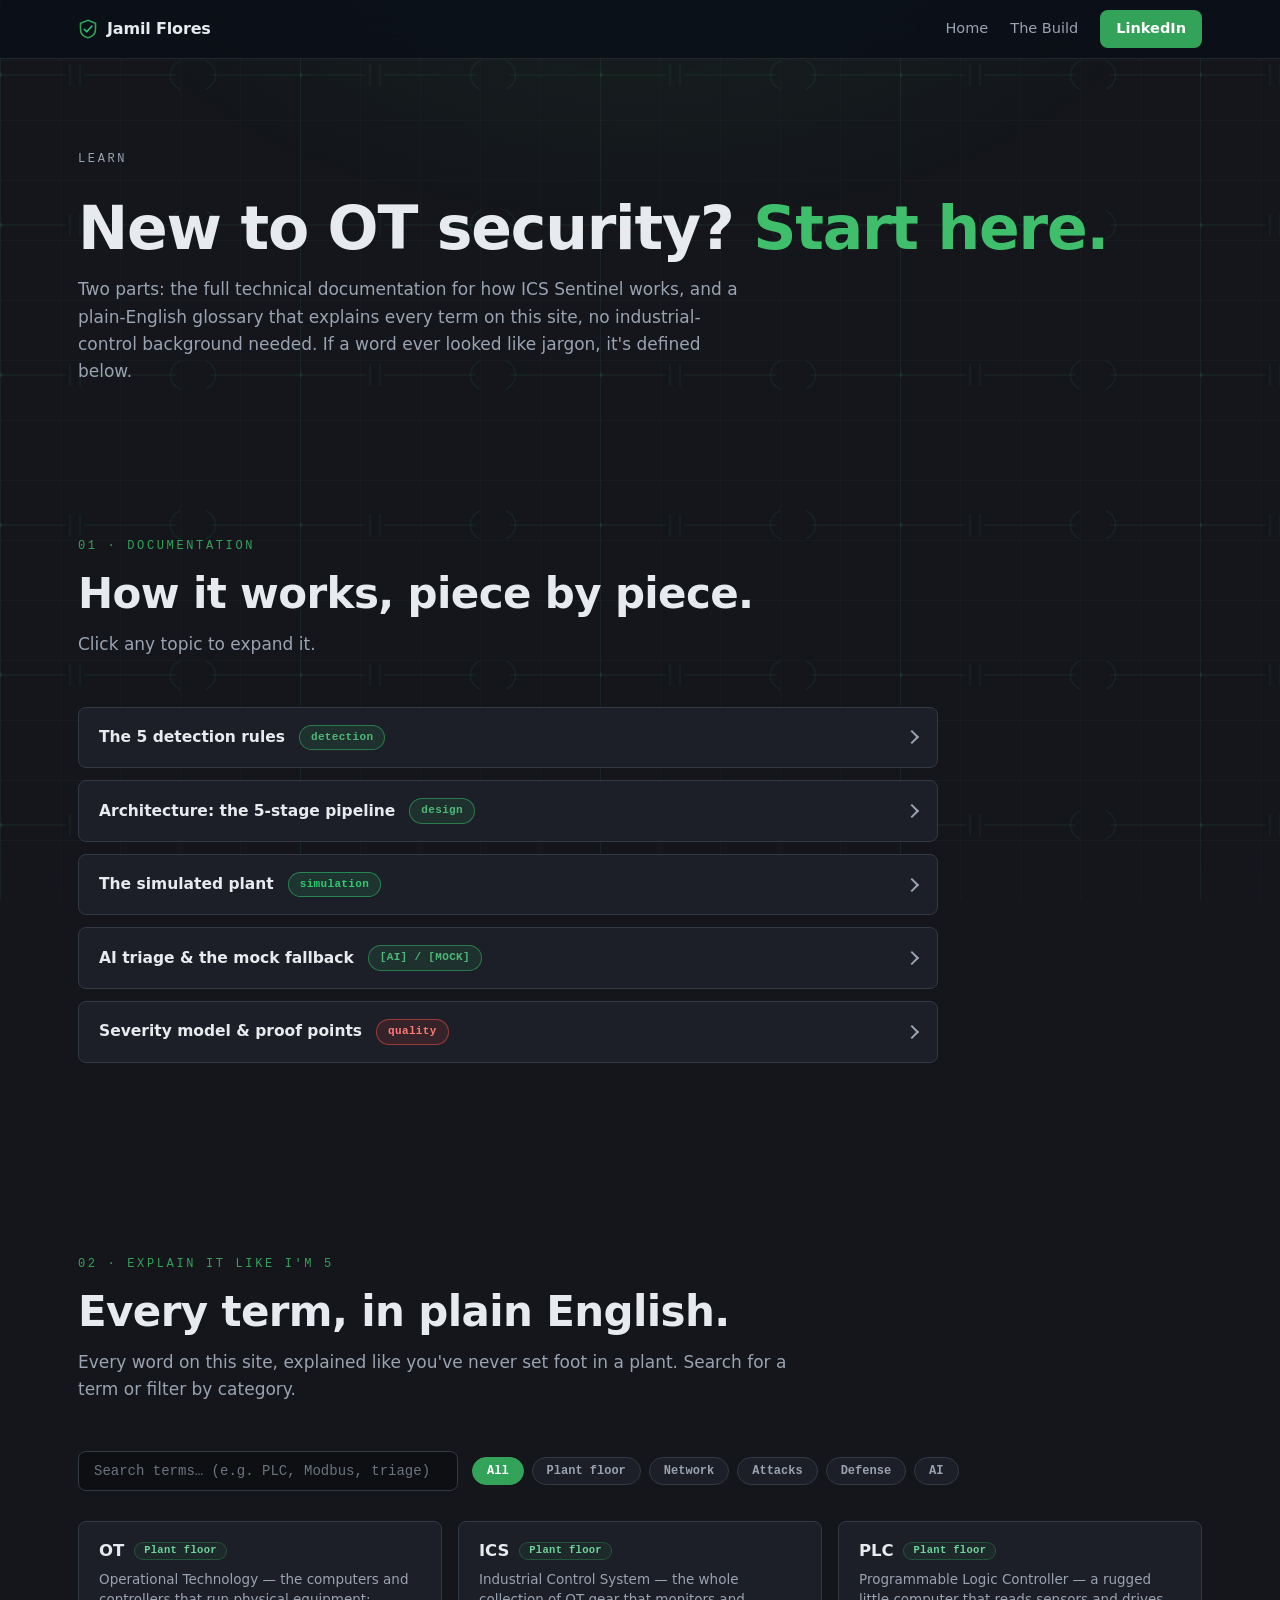
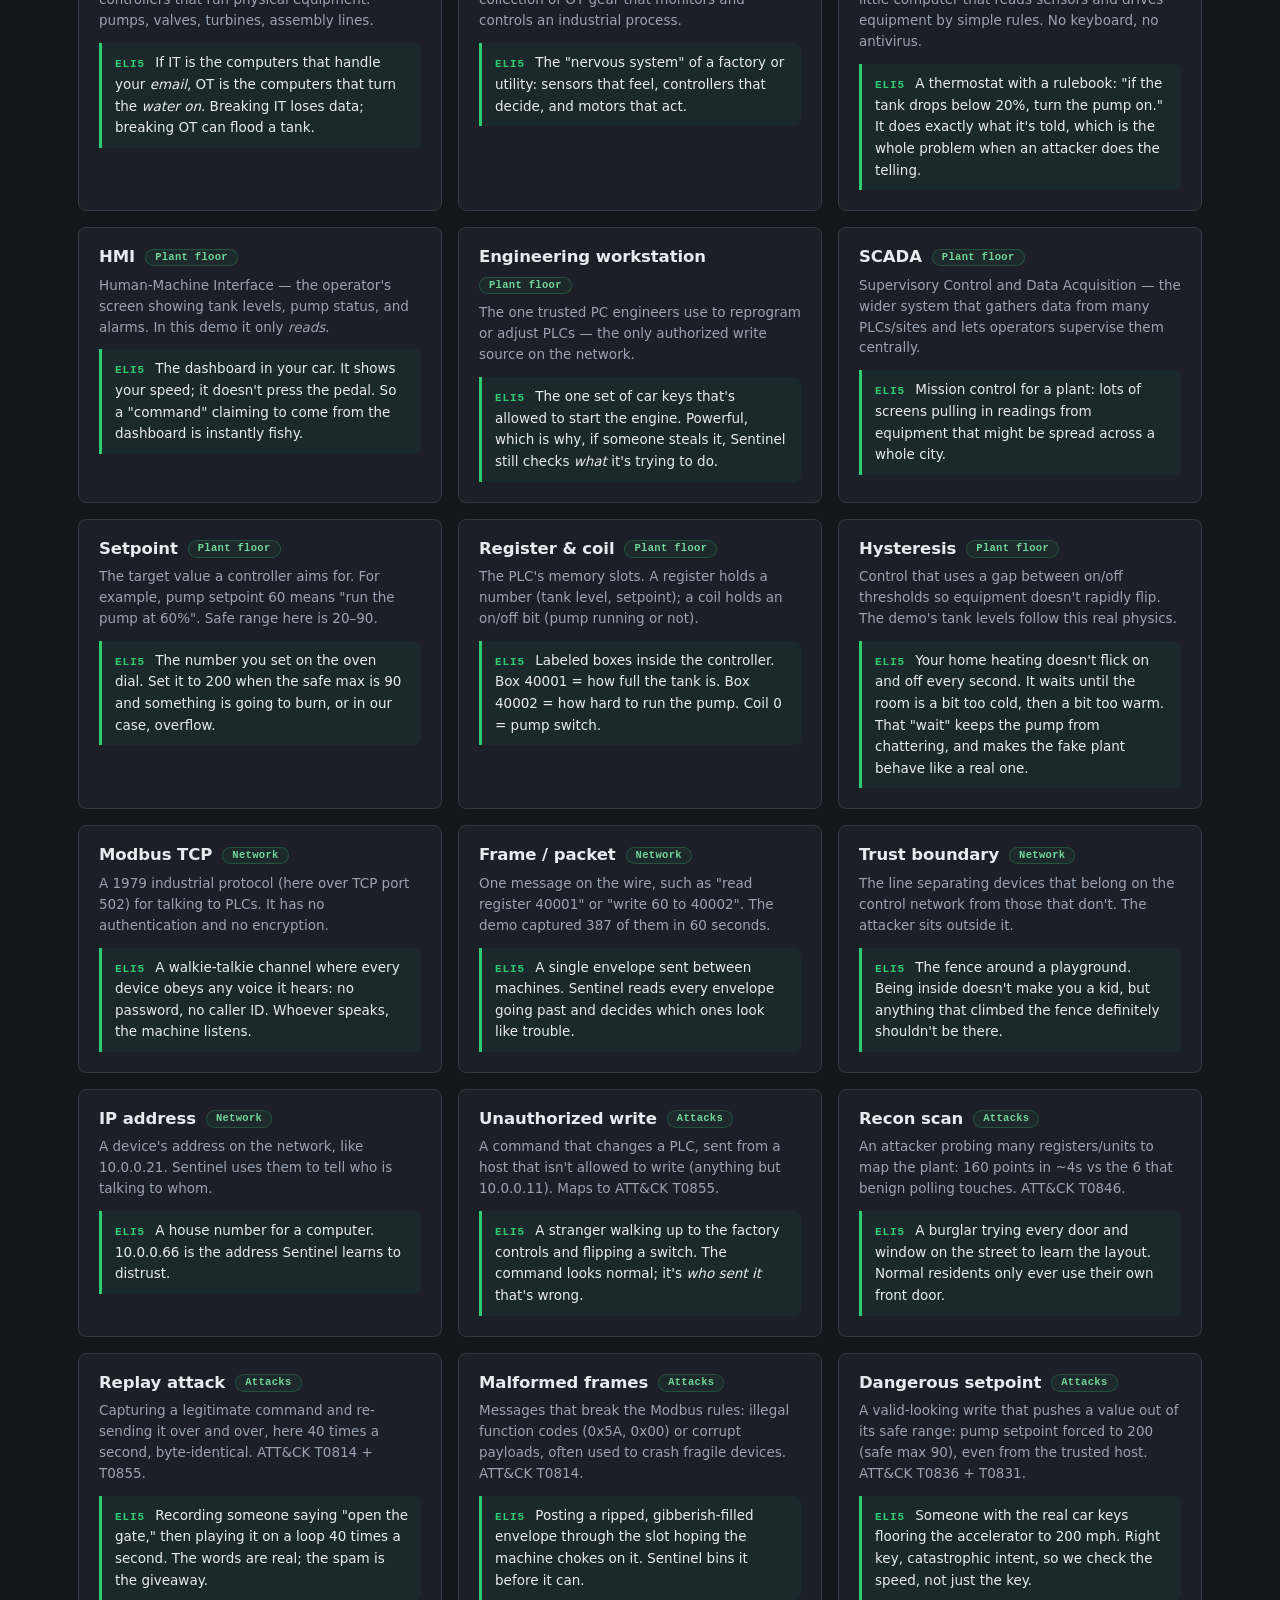
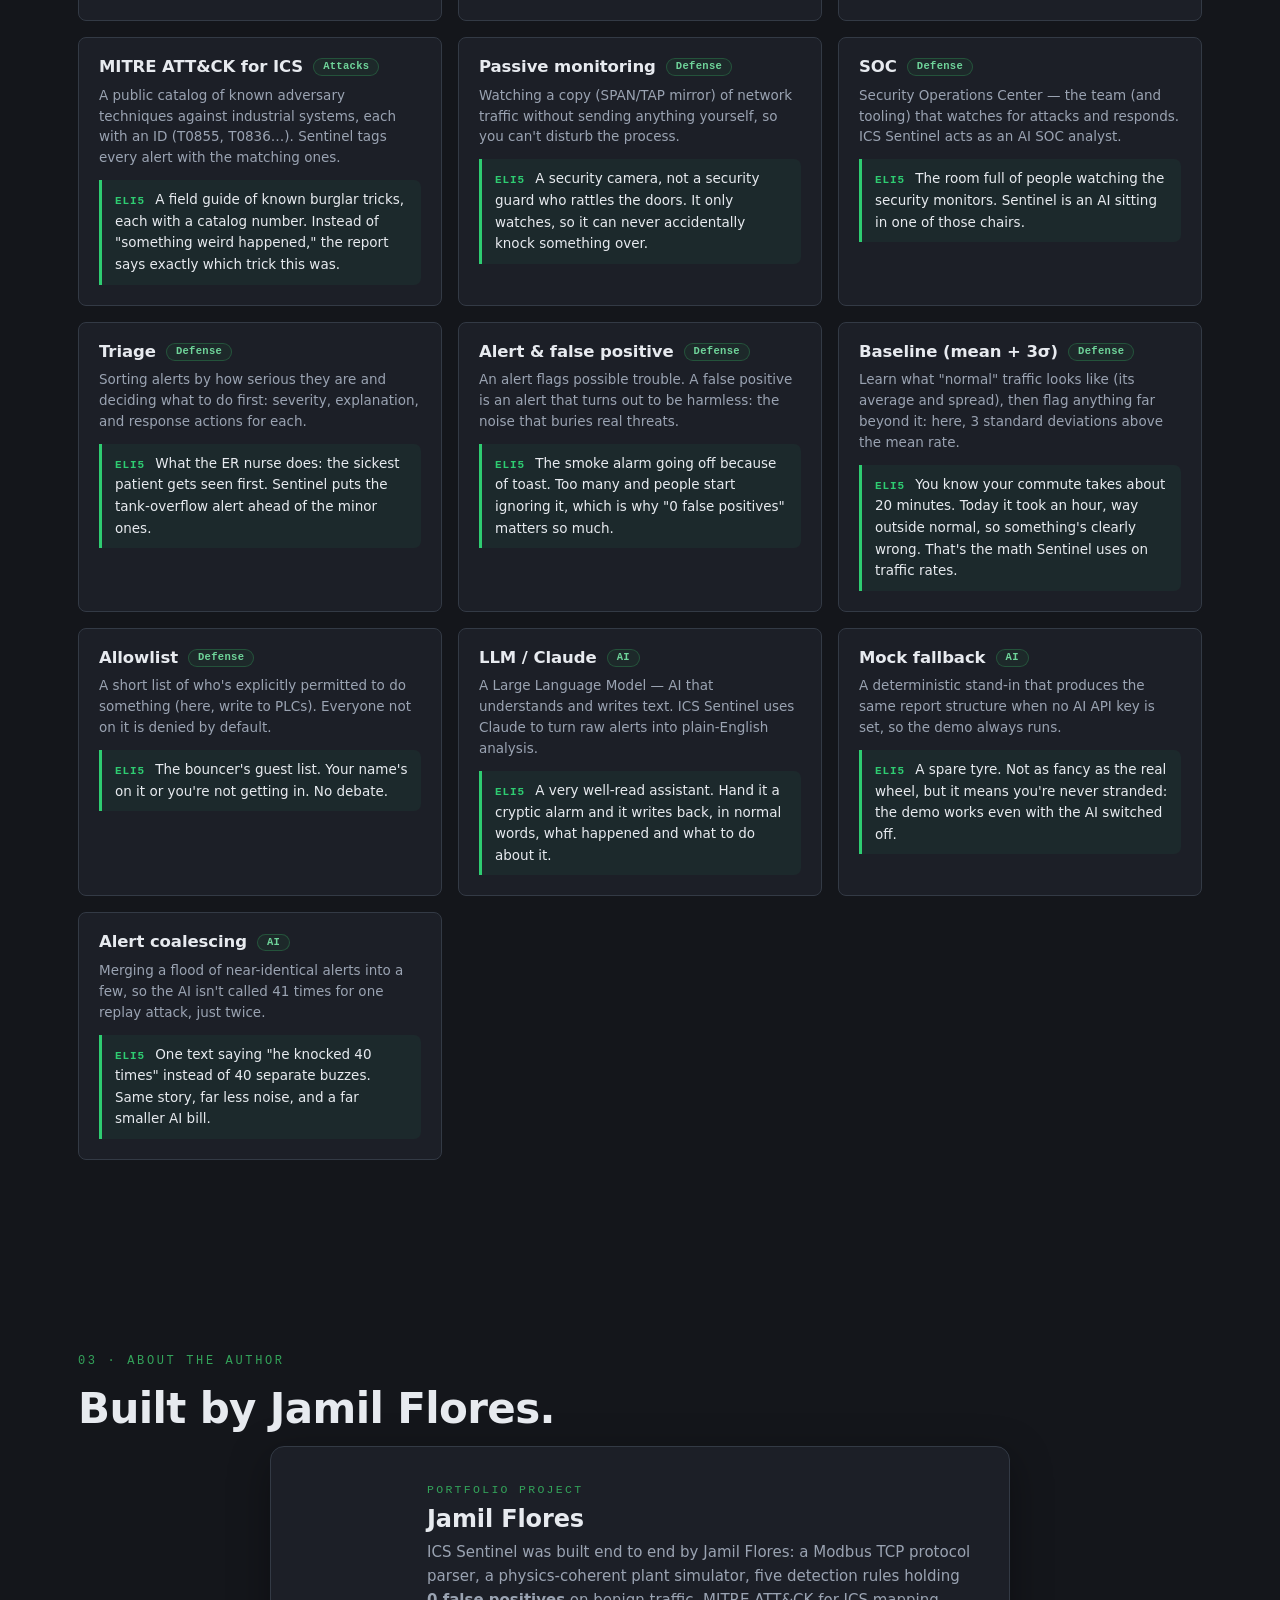
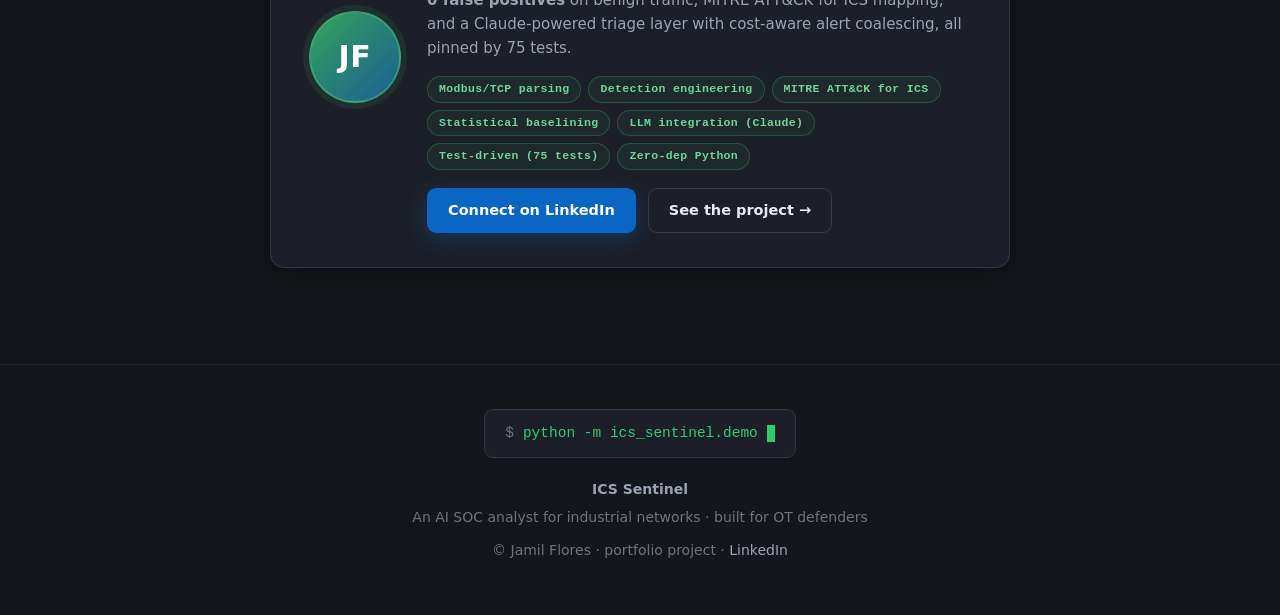
<file: learn.html>
<!DOCTYPE html>
<html lang="en">
<head>
<meta charset="UTF-8">
<meta name="viewport" content="width=device-width, initial-scale=1.0">
<meta http-equiv="Content-Security-Policy" content="default-src 'self'; script-src 'self'; style-src 'self' 'unsafe-inline' https://fonts.googleapis.com; font-src https://fonts.gstatic.com; img-src 'self' data:; connect-src 'self'; manifest-src 'self'; worker-src 'self'; base-uri 'self'; object-src 'none'">
<meta name="robots" content="index,follow">
<title>Learn — Documentation &amp; ELI5 — ICS Sentinel</title>
<meta name="description" content="Full ICS Sentinel documentation plus an ELI5 glossary that explains every OT/AI security term — PLC, Modbus, MITRE ATT&CK, triage, baselines — to a complete beginner. A portfolio project by Jamil Flores.">
<meta name="author" content="Jamil Flores">
<meta name="theme-color" content="#14161b">
<meta property="og:title" content="Learn — Documentation &amp; ELI5 — ICS Sentinel">
<meta property="og:description" content="Every term on the site explained like you're five, plus the full technical documentation. By Jamil Flores.">
<meta property="og:type" content="website">
<link rel="icon" href="data:image/svg+xml,%3Csvg xmlns='http://www.w3.org/2000/svg' viewBox='0 0 32 32'%3E%3Cpath d='M16 2 28 7v9c0 7.5-5 12.5-12 14C9 28.5 4 23.5 4 16V7Z' fill='%2314161b' stroke='%2333a35a' stroke-width='2'/%3E%3Cpath d='M10 16.5l4 4 8-9' fill='none' stroke='%232ECC71' stroke-width='2.5' stroke-linecap='round' stroke-linejoin='round'/%3E%3C/svg%3E">
<link rel="preconnect" href="https://fonts.googleapis.com">
<link rel="preconnect" href="https://fonts.gstatic.com" crossorigin>
<link rel="stylesheet" href="https://fonts.googleapis.com/css2?family=IBM+Plex+Mono:wght@400;500&family=IBM+Plex+Sans:wght@400;500;600&family=IBM+Plex+Sans+Condensed:wght@600;700&display=swap">
<link rel="canonical" href="https://jamilf.github.io/Apprenticeship/learn.html">
<link rel="manifest" href="manifest.webmanifest">
<link rel="apple-touch-icon" href="icon.svg">
<link rel="stylesheet" href="styles.css">
<noscript>
<style>
  [data-animate] { opacity: 1 !important; transform: none !important; filter: none !important; }
  .eli5-controls { display: none !important; }
</style>
</noscript>
</head>
<body>
<a class="skip-link" href="#main">Skip to main content</a>

<div class="bg-grid" aria-hidden="true"></div>
<div class="bg-glow" aria-hidden="true"></div>

<nav class="site-nav" aria-label="Site">
  <div class="wrap">
    <a class="nav-brand" href="index.html">
      <svg width="20" height="20" viewBox="0 0 32 32" aria-hidden="true">
        <path d="M16 2 28 7v9c0 7.5-5 12.5-12 14C9 28.5 4 23.5 4 16V7Z" fill="none" stroke="#33a35a" stroke-width="2.5"/>
        <path d="M10 16.5l4 4 8-9" fill="none" stroke="#2ECC71" stroke-width="2.5" stroke-linecap="round" stroke-linejoin="round"/>
      </svg>
      Jamil Flores
    </a>
    <div class="nav-links">
      <a href="index.html">Home</a>
      <a href="feeder-monitor.html">The Build</a>
      <a class="nav-cta" href="https://www.linkedin.com/in/jamilflores" target="_blank" rel="noopener">LinkedIn</a>
    </div>
  </div>
</nav>

<header class="docs-hero">
  <div class="wrap">
    <p class="section-kicker hero-enter" style="--d:.05s">Learn</p>
    <h1 class="hero-enter" style="--d:.15s">New to OT security? <span class="accent">Start here.</span></h1>
    <p class="hero-enter" style="--d:.27s">
      Two parts: the full technical documentation for how ICS Sentinel works, and a plain-English
      glossary that explains every term on this site, no industrial-control background needed.
      If a word ever looked like jargon, it's defined below.
    </p>
  </div>
</header>

<main id="main" tabindex="-1">

<!-- ============================================================
     DOCUMENTATION
     ============================================================ -->
<section id="documentation" aria-labelledby="docs-title">
  <div class="wrap">
    <p class="section-kicker" data-animate>01 · Documentation</p>
    <h2 class="section-title" id="docs-title" data-animate style="--d:.08s">How it works, piece by piece.</h2>
    <p class="section-sub" data-animate style="--d:.16s">Click any topic to expand it.</p>

    <div class="docs-acc">
      <details data-animate style="--d:.05s">
        <summary>The 5 detection rules <span class="chip chip-blue">detection</span><span class="chev" aria-hidden="true"></span></summary>
        <div class="acc-body">
          <ul>
            <li><strong>Write-source allowlist</strong> — only <span class="mono">10.0.0.11</span> (the engineering
              workstation) may write. Any other writer is an unauthorized command message
              (<span class="mono">T0855</span>).</li>
            <li><strong>Safe-range check</strong> — the pump setpoint (<span class="mono">40002</span>) must stay in
              <span class="mono">20–90</span>. A write of <span class="mono">200</span> is flagged even from the authorized
              host, catching insiders and compromised workstations (<span class="mono">T0836</span>, <span class="mono">T0831</span>).</li>
            <li><strong>Scan-window rule</strong> — benign polling touches 6 register/unit points; more than
              <span class="mono">12 distinct points</span> in one window means someone is mapping the plant
              (<span class="mono">T0846</span>). The demo's scan hits 160 points in ~4 seconds.</li>
            <li><strong>Structural validation</strong> — every frame is parsed against the Modbus spec; illegal
              function codes like <span class="mono">0x5A</span> and <span class="mono">0x00</span> never reach the rules behind it
              (<span class="mono">T0814</span>).</li>
            <li><strong>Statistical rate baseline</strong> — per-source frame rate vs a
              <span class="mono">mean + 3σ</span> baseline learned from benign traffic catches the 40×/second
              replay flood (<span class="mono">T0814</span>, <span class="mono">T0855</span>).</li>
          </ul>
          <p><strong>Why is any of this possible?</strong> Standard Modbus/TCP (port
          <span class="mono">502</span>) predates security: no authentication, no encryption.
          Modbus/TCP Security (TLS on port <span class="mono">802</span>) exists, but it is rarely
          deployed in brownfield plants, which is exactly why passive network detection matters.</p>
        </div>
      </details>

      <details data-animate style="--d:.1s">
        <summary>Architecture: the 5-stage pipeline <span class="chip chip-blue">design</span><span class="chev" aria-hidden="true"></span></summary>
        <div class="acc-body">
          <p><strong>Traffic → Detection → ATT&amp;CK mapping → AI triage → Report.</strong></p>
          <p>The default run narrows like a funnel: <span class="mono">387 frames → 10 alerts → 1 Critical
          incident → 1 executive summary</span>. Each stage is a small, testable module: the simulator
          emits Modbus TCP frames, the detection engine raises alerts, every alert is tagged with
          MITRE ATT&amp;CK for ICS techniques, Claude (or the mock) triages each one, and the
          reporter ranks them Critical-first with a single executive summary across the incident.</p>
          <p><strong>Monitoring is fully passive.</strong> Sentinel reads a SPAN/TAP-style mirror of
          the traffic. It never injects a packet, never polls a device, never touches the process.
          That matters in OT, where an active scanner can crash a fragile PLC.</p>
          <p>See the <a href="project.html#pipeline">animated pipeline</a> on the showcase page.</p>
        </div>
      </details>

      <details data-animate style="--d:.15s">
        <summary>The simulated plant <span class="chip chip-green">simulation</span><span class="chev" aria-hidden="true"></span></summary>
        <div class="acc-body">
          <p>A water-treatment skid with five hosts:</p>
          <ul>
            <li><span class="mono">10.0.0.10</span> — <strong>HMI master</strong>: polls every 2s, never writes</li>
            <li><span class="mono">10.0.0.11</span> — <strong>Engineering workstation</strong>: the only authorized write source</li>
            <li><span class="mono">10.0.0.20</span> — <strong>PLC-1</strong> (unit 1, intake)</li>
            <li><span class="mono">10.0.0.21</span> — <strong>PLC-2</strong> (unit 2, storage)</li>
            <li><span class="mono">10.0.0.66</span> — <strong>Attacker</strong>: a compromised host on the OT segment</li>
          </ul>
          <p>Registers: <span class="mono">40001</span> tank level (0–100%), <span class="mono">40002</span> pump setpoint
          (safe range 20–90), <span class="mono">coil 0</span> pump on/off. Tank levels follow real pump physics
          (hysteresis control), so the baseline is physically coherent, not random noise.</p>
        </div>
      </details>

      <details data-animate style="--d:.2s">
        <summary>AI triage &amp; the mock fallback <span class="chip chip-blue">[AI] / [MOCK]</span><span class="chev" aria-hidden="true"></span></summary>
        <div class="acc-body">
          <p>For every alert, the analyst produces: a severity with justification, a plain-English
          explanation an operator can act on, an attack narrative, ordered response actions, and a
          false-positive likelihood. With <span class="mono">ANTHROPIC_API_KEY</span> set, that's
          <strong>Claude</strong>; without it, a deterministic mock produces the same structure, so the
          demo never breaks offline.</p>
          <p><strong>Alert coalescing</strong> keeps the LLM bill sane: the 40×/second replay flood becomes
          <strong>2 alerts, not 41</strong>: roughly 20× fewer LLM calls.</p>
        </div>
      </details>

      <details data-animate style="--d:.25s">
        <summary>Severity model &amp; proof points <span class="chip chip-red">quality</span><span class="chev" aria-hidden="true"></span></summary>
        <div class="acc-body">
          <p>Default-run outcome: <strong>1 Critical · 5 High · 4 Medium · 0 Low</strong>. The Critical is
          the process-safety violation: the pump setpoint (expressed in %, safe range
          <span class="mono">20–90</span>) forced to <span class="mono">200</span>, ranked first in the report.</p>
          <p><strong>0 false positives</strong> on benign traffic, tested across seeds and a 10-minute
          stream. <strong>75 pytest tests</strong> pin every number, and the whole demo needs
          <strong>0 dependencies</strong> beyond Python 3.11+.</p>
        </div>
      </details>
    </div>
  </div>
</section>

<!-- ============================================================
     ELI5 GLOSSARY
     ============================================================ -->
<section id="eli5" aria-labelledby="eli5-title">
  <div class="wrap">
    <p class="section-kicker" data-animate>02 · Explain it like I'm 5</p>
    <h2 class="section-title" id="eli5-title" data-animate style="--d:.08s">Every term, in plain English.</h2>
    <p class="section-sub" data-animate style="--d:.16s">
      Every word on this site, explained like you've never set foot in a plant. Search for a term
      or filter by category.
    </p>

    <div class="eli5-controls" data-animate style="--d:.2s">
      <input class="eli5-search" id="eli5-search" type="search" placeholder="Search terms… (e.g. PLC, Modbus, triage)" aria-label="Search glossary terms">
      <div class="eli5-chips" id="eli5-chips" role="group" aria-label="Filter by category">
        <button class="eli5-chip active" data-cat="all">All</button>
        <button class="eli5-chip" data-cat="plant">Plant floor</button>
        <button class="eli5-chip" data-cat="network">Network</button>
        <button class="eli5-chip" data-cat="attacks">Attacks</button>
        <button class="eli5-chip" data-cat="defense">Defense</button>
        <button class="eli5-chip" data-cat="ai">AI</button>
      </div>
    </div>

    <div class="eli5-grid" id="eli5-grid">

      <div class="eli5-card" data-cat="plant" data-term="ot operational technology">
        <h3>OT <span class="chip chip-skill">Plant floor</span></h3>
        <p class="tech">Operational Technology — the computers and controllers that run physical equipment: pumps, valves, turbines, assembly lines.</p>
        <p class="eli5"><span class="tag">ELI5</span> If IT is the computers that handle your <em>email</em>, OT is the computers that turn the <em>water on</em>. Breaking IT loses data; breaking OT can flood a tank.</p>
      </div>

      <div class="eli5-card" data-cat="plant" data-term="ics industrial control system">
        <h3>ICS <span class="chip chip-skill">Plant floor</span></h3>
        <p class="tech">Industrial Control System — the whole collection of OT gear that monitors and controls an industrial process.</p>
        <p class="eli5"><span class="tag">ELI5</span> The "nervous system" of a factory or utility: sensors that feel, controllers that decide, and motors that act.</p>
      </div>

      <div class="eli5-card" data-cat="plant" data-term="plc programmable logic controller">
        <h3>PLC <span class="chip chip-skill">Plant floor</span></h3>
        <p class="tech">Programmable Logic Controller — a rugged little computer that reads sensors and drives equipment by simple rules. No keyboard, no antivirus.</p>
        <p class="eli5"><span class="tag">ELI5</span> A thermostat with a rulebook: "if the tank drops below 20%, turn the pump on." It does exactly what it's told, which is the whole problem when an attacker does the telling.</p>
      </div>

      <div class="eli5-card" data-cat="plant" data-term="hmi human machine interface master">
        <h3>HMI <span class="chip chip-skill">Plant floor</span></h3>
        <p class="tech">Human-Machine Interface — the operator's screen showing tank levels, pump status, and alarms. In this demo it only <em>reads</em>.</p>
        <p class="eli5"><span class="tag">ELI5</span> The dashboard in your car. It shows your speed; it doesn't press the pedal. So a "command" claiming to come from the dashboard is instantly fishy.</p>
      </div>

      <div class="eli5-card" data-cat="plant" data-term="engineering workstation ews">
        <h3>Engineering workstation <span class="chip chip-skill">Plant floor</span></h3>
        <p class="tech">The one trusted PC engineers use to reprogram or adjust PLCs — the only authorized write source on the network.</p>
        <p class="eli5"><span class="tag">ELI5</span> The one set of car keys that's allowed to start the engine. Powerful, which is why, if someone steals it, Sentinel still checks <em>what</em> it's trying to do.</p>
      </div>

      <div class="eli5-card" data-cat="plant" data-term="scada supervisory control">
        <h3>SCADA <span class="chip chip-skill">Plant floor</span></h3>
        <p class="tech">Supervisory Control and Data Acquisition — the wider system that gathers data from many PLCs/sites and lets operators supervise them centrally.</p>
        <p class="eli5"><span class="tag">ELI5</span> Mission control for a plant: lots of screens pulling in readings from equipment that might be spread across a whole city.</p>
      </div>

      <div class="eli5-card" data-cat="plant" data-term="setpoint">
        <h3>Setpoint <span class="chip chip-skill">Plant floor</span></h3>
        <p class="tech">The target value a controller aims for. For example, pump setpoint 60 means "run the pump at 60%". Safe range here is 20–90.</p>
        <p class="eli5"><span class="tag">ELI5</span> The number you set on the oven dial. Set it to 200 when the safe max is 90 and something is going to burn, or in our case, overflow.</p>
      </div>

      <div class="eli5-card" data-cat="plant" data-term="register coil holding 40001 40002">
        <h3>Register &amp; coil <span class="chip chip-skill">Plant floor</span></h3>
        <p class="tech">The PLC's memory slots. A register holds a number (tank level, setpoint); a coil holds an on/off bit (pump running or not).</p>
        <p class="eli5"><span class="tag">ELI5</span> Labeled boxes inside the controller. Box 40001 = how full the tank is. Box 40002 = how hard to run the pump. Coil 0 = pump switch.</p>
      </div>

      <div class="eli5-card" data-cat="plant" data-term="hysteresis pump physics">
        <h3>Hysteresis <span class="chip chip-skill">Plant floor</span></h3>
        <p class="tech">Control that uses a gap between on/off thresholds so equipment doesn't rapidly flip. The demo's tank levels follow this real physics.</p>
        <p class="eli5"><span class="tag">ELI5</span> Your home heating doesn't flick on and off every second. It waits until the room is a bit too cold, then a bit too warm. That "wait" keeps the pump from chattering, and makes the fake plant behave like a real one.</p>
      </div>

      <div class="eli5-card" data-cat="network" data-term="modbus tcp protocol 502">
        <h3>Modbus TCP <span class="chip chip-skill">Network</span></h3>
        <p class="tech">A 1979 industrial protocol (here over TCP port 502) for talking to PLCs. It has no authentication and no encryption.</p>
        <p class="eli5"><span class="tag">ELI5</span> A walkie-talkie channel where every device obeys any voice it hears: no password, no caller ID. Whoever speaks, the machine listens.</p>
      </div>

      <div class="eli5-card" data-cat="network" data-term="frame packet">
        <h3>Frame / packet <span class="chip chip-skill">Network</span></h3>
        <p class="tech">One message on the wire, such as "read register 40001" or "write 60 to 40002". The demo captured 387 of them in 60 seconds.</p>
        <p class="eli5"><span class="tag">ELI5</span> A single envelope sent between machines. Sentinel reads every envelope going past and decides which ones look like trouble.</p>
      </div>

      <div class="eli5-card" data-cat="network" data-term="trust boundary segment">
        <h3>Trust boundary <span class="chip chip-skill">Network</span></h3>
        <p class="tech">The line separating devices that belong on the control network from those that don't. The attacker sits outside it.</p>
        <p class="eli5"><span class="tag">ELI5</span> The fence around a playground. Being inside doesn't make you a kid, but anything that climbed the fence definitely shouldn't be there.</p>
      </div>

      <div class="eli5-card" data-cat="network" data-term="ip address host">
        <h3>IP address <span class="chip chip-skill">Network</span></h3>
        <p class="tech">A device's address on the network, like 10.0.0.21. Sentinel uses them to tell who is talking to whom.</p>
        <p class="eli5"><span class="tag">ELI5</span> A house number for a computer. 10.0.0.66 is the address Sentinel learns to distrust.</p>
      </div>

      <div class="eli5-card" data-cat="attacks" data-term="unauthorized write t0855">
        <h3>Unauthorized write <span class="chip chip-skill">Attacks</span></h3>
        <p class="tech">A command that changes a PLC, sent from a host that isn't allowed to write (anything but 10.0.0.11). Maps to ATT&amp;CK T0855.</p>
        <p class="eli5"><span class="tag">ELI5</span> A stranger walking up to the factory controls and flipping a switch. The command looks normal; it's <em>who sent it</em> that's wrong.</p>
      </div>

      <div class="eli5-card" data-cat="attacks" data-term="recon scan reconnaissance t0846">
        <h3>Recon scan <span class="chip chip-skill">Attacks</span></h3>
        <p class="tech">An attacker probing many registers/units to map the plant: 160 points in ~4s vs the 6 that benign polling touches. ATT&amp;CK T0846.</p>
        <p class="eli5"><span class="tag">ELI5</span> A burglar trying every door and window on the street to learn the layout. Normal residents only ever use their own front door.</p>
      </div>

      <div class="eli5-card" data-cat="attacks" data-term="replay attack flood">
        <h3>Replay attack <span class="chip chip-skill">Attacks</span></h3>
        <p class="tech">Capturing a legitimate command and re-sending it over and over, here 40 times a second, byte-identical. ATT&amp;CK T0814 + T0855.</p>
        <p class="eli5"><span class="tag">ELI5</span> Recording someone saying "open the gate," then playing it on a loop 40 times a second. The words are real; the spam is the giveaway.</p>
      </div>

      <div class="eli5-card" data-cat="attacks" data-term="malformed frames illegal function code">
        <h3>Malformed frames <span class="chip chip-skill">Attacks</span></h3>
        <p class="tech">Messages that break the Modbus rules: illegal function codes (0x5A, 0x00) or corrupt payloads, often used to crash fragile devices. ATT&amp;CK T0814.</p>
        <p class="eli5"><span class="tag">ELI5</span> Posting a ripped, gibberish-filled envelope through the slot hoping the machine chokes on it. Sentinel bins it before it can.</p>
      </div>

      <div class="eli5-card" data-cat="attacks" data-term="dangerous setpoint process safety t0836 t0831">
        <h3>Dangerous setpoint <span class="chip chip-skill">Attacks</span></h3>
        <p class="tech">A valid-looking write that pushes a value out of its safe range: pump setpoint forced to 200 (safe max 90), even from the trusted host. ATT&amp;CK T0836 + T0831.</p>
        <p class="eli5"><span class="tag">ELI5</span> Someone with the real car keys flooring the accelerator to 200 mph. Right key, catastrophic intent, so we check the speed, not just the key.</p>
      </div>

      <div class="eli5-card" data-cat="attacks" data-term="mitre attack ics technique">
        <h3>MITRE ATT&amp;CK for ICS <span class="chip chip-skill">Attacks</span></h3>
        <p class="tech">A public catalog of known adversary techniques against industrial systems, each with an ID (T0855, T0836…). Sentinel tags every alert with the matching ones.</p>
        <p class="eli5"><span class="tag">ELI5</span> A field guide of known burglar tricks, each with a catalog number. Instead of "something weird happened," the report says exactly which trick this was.</p>
      </div>

      <div class="eli5-card" data-cat="defense" data-term="passive monitoring span tap">
        <h3>Passive monitoring <span class="chip chip-skill">Defense</span></h3>
        <p class="tech">Watching a copy (SPAN/TAP mirror) of network traffic without sending anything yourself, so you can't disturb the process.</p>
        <p class="eli5"><span class="tag">ELI5</span> A security camera, not a security guard who rattles the doors. It only watches, so it can never accidentally knock something over.</p>
      </div>

      <div class="eli5-card" data-cat="defense" data-term="soc security operations center analyst">
        <h3>SOC <span class="chip chip-skill">Defense</span></h3>
        <p class="tech">Security Operations Center — the team (and tooling) that watches for attacks and responds. ICS Sentinel acts as an AI SOC analyst.</p>
        <p class="eli5"><span class="tag">ELI5</span> The room full of people watching the security monitors. Sentinel is an AI sitting in one of those chairs.</p>
      </div>

      <div class="eli5-card" data-cat="defense" data-term="triage prioritize severity">
        <h3>Triage <span class="chip chip-skill">Defense</span></h3>
        <p class="tech">Sorting alerts by how serious they are and deciding what to do first: severity, explanation, and response actions for each.</p>
        <p class="eli5"><span class="tag">ELI5</span> What the ER nurse does: the sickest patient gets seen first. Sentinel puts the tank-overflow alert ahead of the minor ones.</p>
      </div>

      <div class="eli5-card" data-cat="defense" data-term="alert false positive">
        <h3>Alert &amp; false positive <span class="chip chip-skill">Defense</span></h3>
        <p class="tech">An alert flags possible trouble. A false positive is an alert that turns out to be harmless: the noise that buries real threats.</p>
        <p class="eli5"><span class="tag">ELI5</span> The smoke alarm going off because of toast. Too many and people start ignoring it, which is why "0 false positives" matters so much.</p>
      </div>

      <div class="eli5-card" data-cat="defense" data-term="baseline mean 3 sigma standard deviation">
        <h3>Baseline (mean + 3σ) <span class="chip chip-skill">Defense</span></h3>
        <p class="tech">Learn what "normal" traffic looks like (its average and spread), then flag anything far beyond it: here, 3 standard deviations above the mean rate.</p>
        <p class="eli5"><span class="tag">ELI5</span> You know your commute takes about 20 minutes. Today it took an hour, way outside normal, so something's clearly wrong. That's the math Sentinel uses on traffic rates.</p>
      </div>

      <div class="eli5-card" data-cat="defense" data-term="allowlist whitelist">
        <h3>Allowlist <span class="chip chip-skill">Defense</span></h3>
        <p class="tech">A short list of who's explicitly permitted to do something (here, write to PLCs). Everyone not on it is denied by default.</p>
        <p class="eli5"><span class="tag">ELI5</span> The bouncer's guest list. Your name's on it or you're not getting in. No debate.</p>
      </div>

      <div class="eli5-card" data-cat="ai" data-term="llm large language model claude">
        <h3>LLM / Claude <span class="chip chip-skill">AI</span></h3>
        <p class="tech">A Large Language Model — AI that understands and writes text. ICS Sentinel uses Claude to turn raw alerts into plain-English analysis.</p>
        <p class="eli5"><span class="tag">ELI5</span> A very well-read assistant. Hand it a cryptic alarm and it writes back, in normal words, what happened and what to do about it.</p>
      </div>

      <div class="eli5-card" data-cat="ai" data-term="mock fallback deterministic">
        <h3>Mock fallback <span class="chip chip-skill">AI</span></h3>
        <p class="tech">A deterministic stand-in that produces the same report structure when no AI API key is set, so the demo always runs.</p>
        <p class="eli5"><span class="tag">ELI5</span> A spare tyre. Not as fancy as the real wheel, but it means you're never stranded: the demo works even with the AI switched off.</p>
      </div>

      <div class="eli5-card" data-cat="ai" data-term="alert coalescing deduplication">
        <h3>Alert coalescing <span class="chip chip-skill">AI</span></h3>
        <p class="tech">Merging a flood of near-identical alerts into a few, so the AI isn't called 41 times for one replay attack, just twice.</p>
        <p class="eli5"><span class="tag">ELI5</span> One text saying "he knocked 40 times" instead of 40 separate buzzes. Same story, far less noise, and a far smaller AI bill.</p>
      </div>

    </div>
    <p class="eli5-empty" id="eli5-empty">No terms match that search. Try "PLC", "Modbus", or clear the filter.</p>
  </div>
</section>

<!-- ============================================================
     ABOUT / PORTFOLIO
     ============================================================ -->
<section id="about" aria-labelledby="about-title">
  <div class="wrap">
    <p class="section-kicker" data-animate>03 · About the author</p>
    <h2 class="section-title" id="about-title" data-animate style="--d:.08s">Built by Jamil Flores.</h2>

    <div class="about-card" data-animate="pop" style="--d:.12s">
      <div class="avatar" aria-hidden="true">JF</div>
      <div class="about-body">
        <p class="about-kicker">Portfolio project</p>
        <h3>Jamil Flores</h3>
        <p>ICS Sentinel was built end to end by Jamil Flores: a Modbus TCP protocol parser, a
        physics-coherent plant simulator, five detection rules holding <strong>0 false
        positives</strong> on benign traffic, MITRE ATT&amp;CK for ICS mapping, and a Claude-powered
        triage layer with cost-aware alert coalescing, all pinned by 75 tests.</p>
        <div class="skills-strip" aria-label="Skills demonstrated">
          <span class="chip chip-skill">Modbus/TCP parsing</span>
          <span class="chip chip-skill">Detection engineering</span>
          <span class="chip chip-skill">MITRE ATT&amp;CK for ICS</span>
          <span class="chip chip-skill">Statistical baselining</span>
          <span class="chip chip-skill">LLM integration (Claude)</span>
          <span class="chip chip-skill">Test-driven (75 tests)</span>
          <span class="chip chip-skill">Zero-dep Python</span>
        </div>
        <div class="about-actions">
          <a class="btn btn-linkedin" href="https://www.linkedin.com/in/jamilflores" target="_blank" rel="noopener">Connect on LinkedIn</a>
          <a class="btn btn-ghost btn-sm" href="project.html">See the project →</a>
        </div>
      </div>
    </div>
  </div>
</section>

</main>

<footer>
  <div class="wrap">
    <span class="cmd-pill"><span class="prompt-char">$</span> python -m ics_sentinel.demo<span class="cursor" aria-hidden="true"></span></span>
    <p class="foot-title">ICS Sentinel</p>
    <p>An AI SOC analyst for industrial networks · built for OT defenders</p>
    <p class="foot-credit">© Jamil Flores · portfolio project ·
      <a href="https://www.linkedin.com/in/jamilflores" target="_blank" rel="noopener">LinkedIn</a></p>
  </div>
</footer>

<script src="app.js" defer></script>
</body>
</html>
</file>
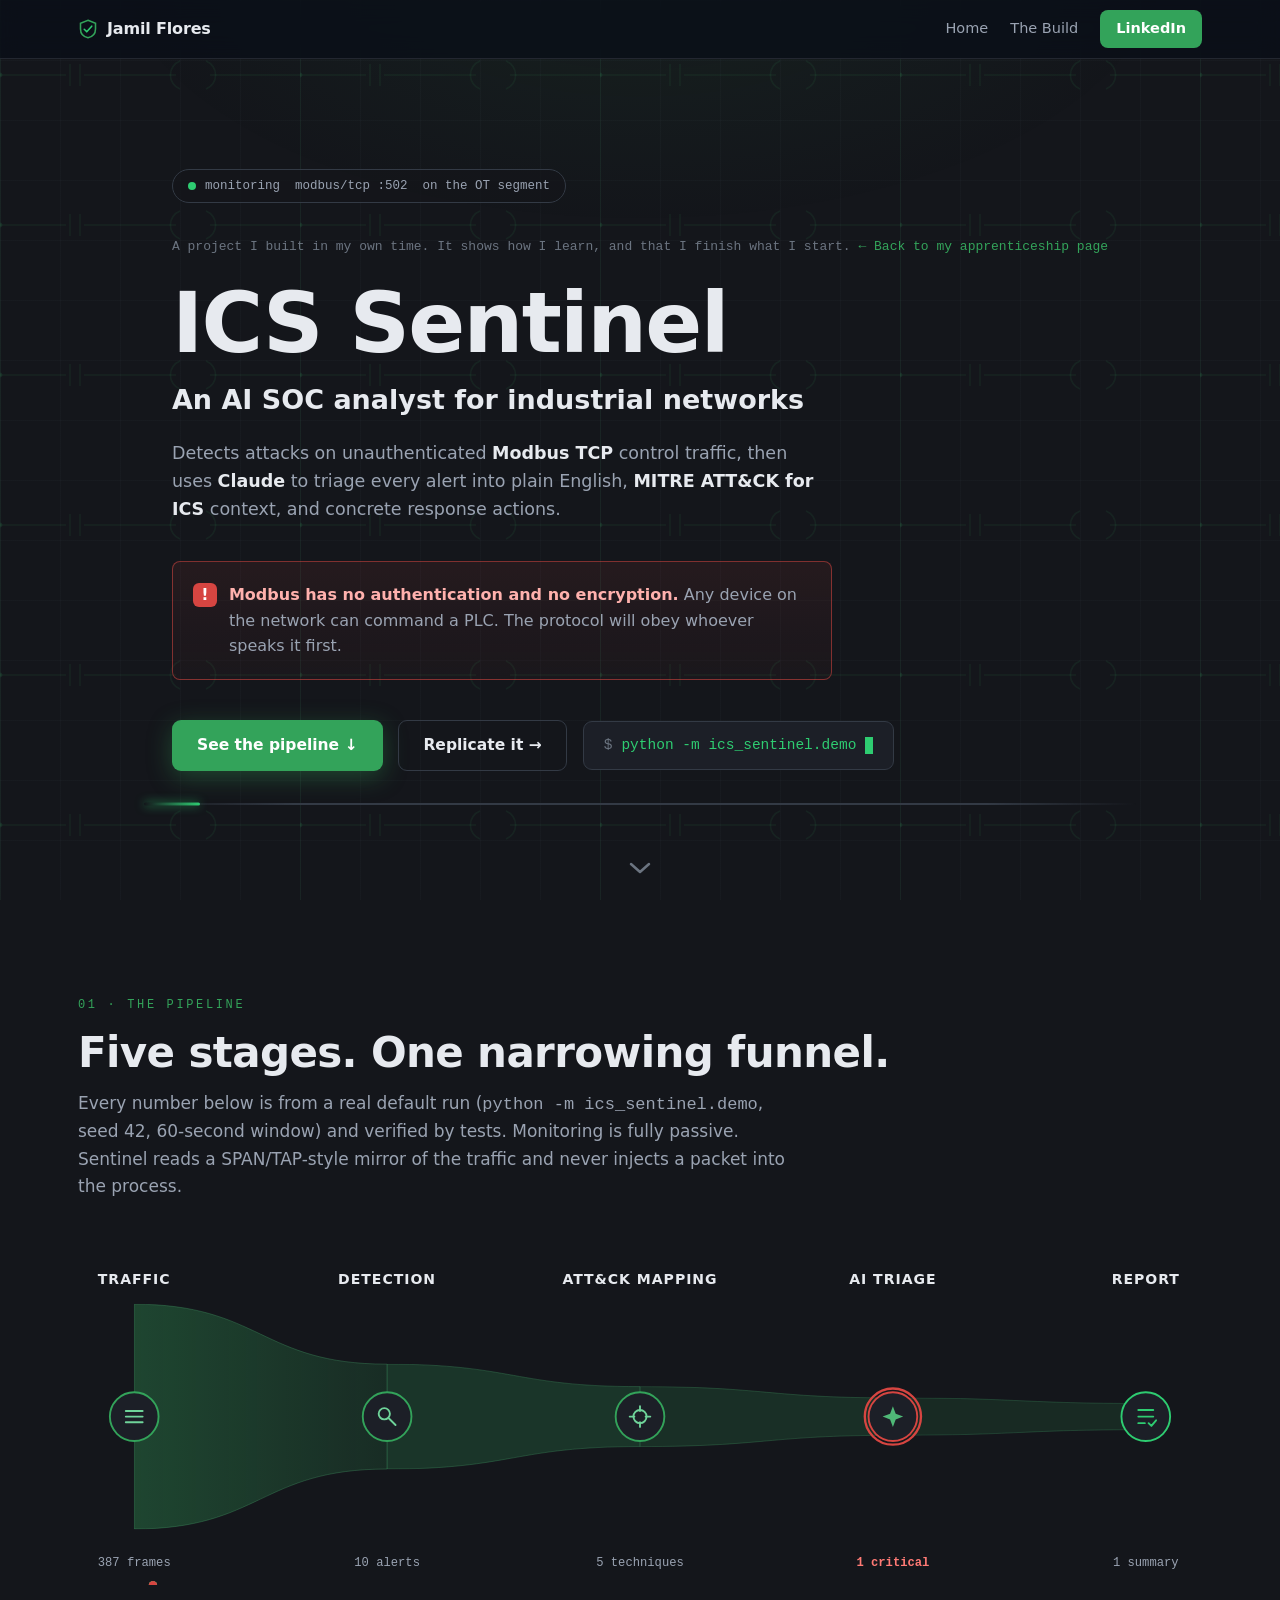
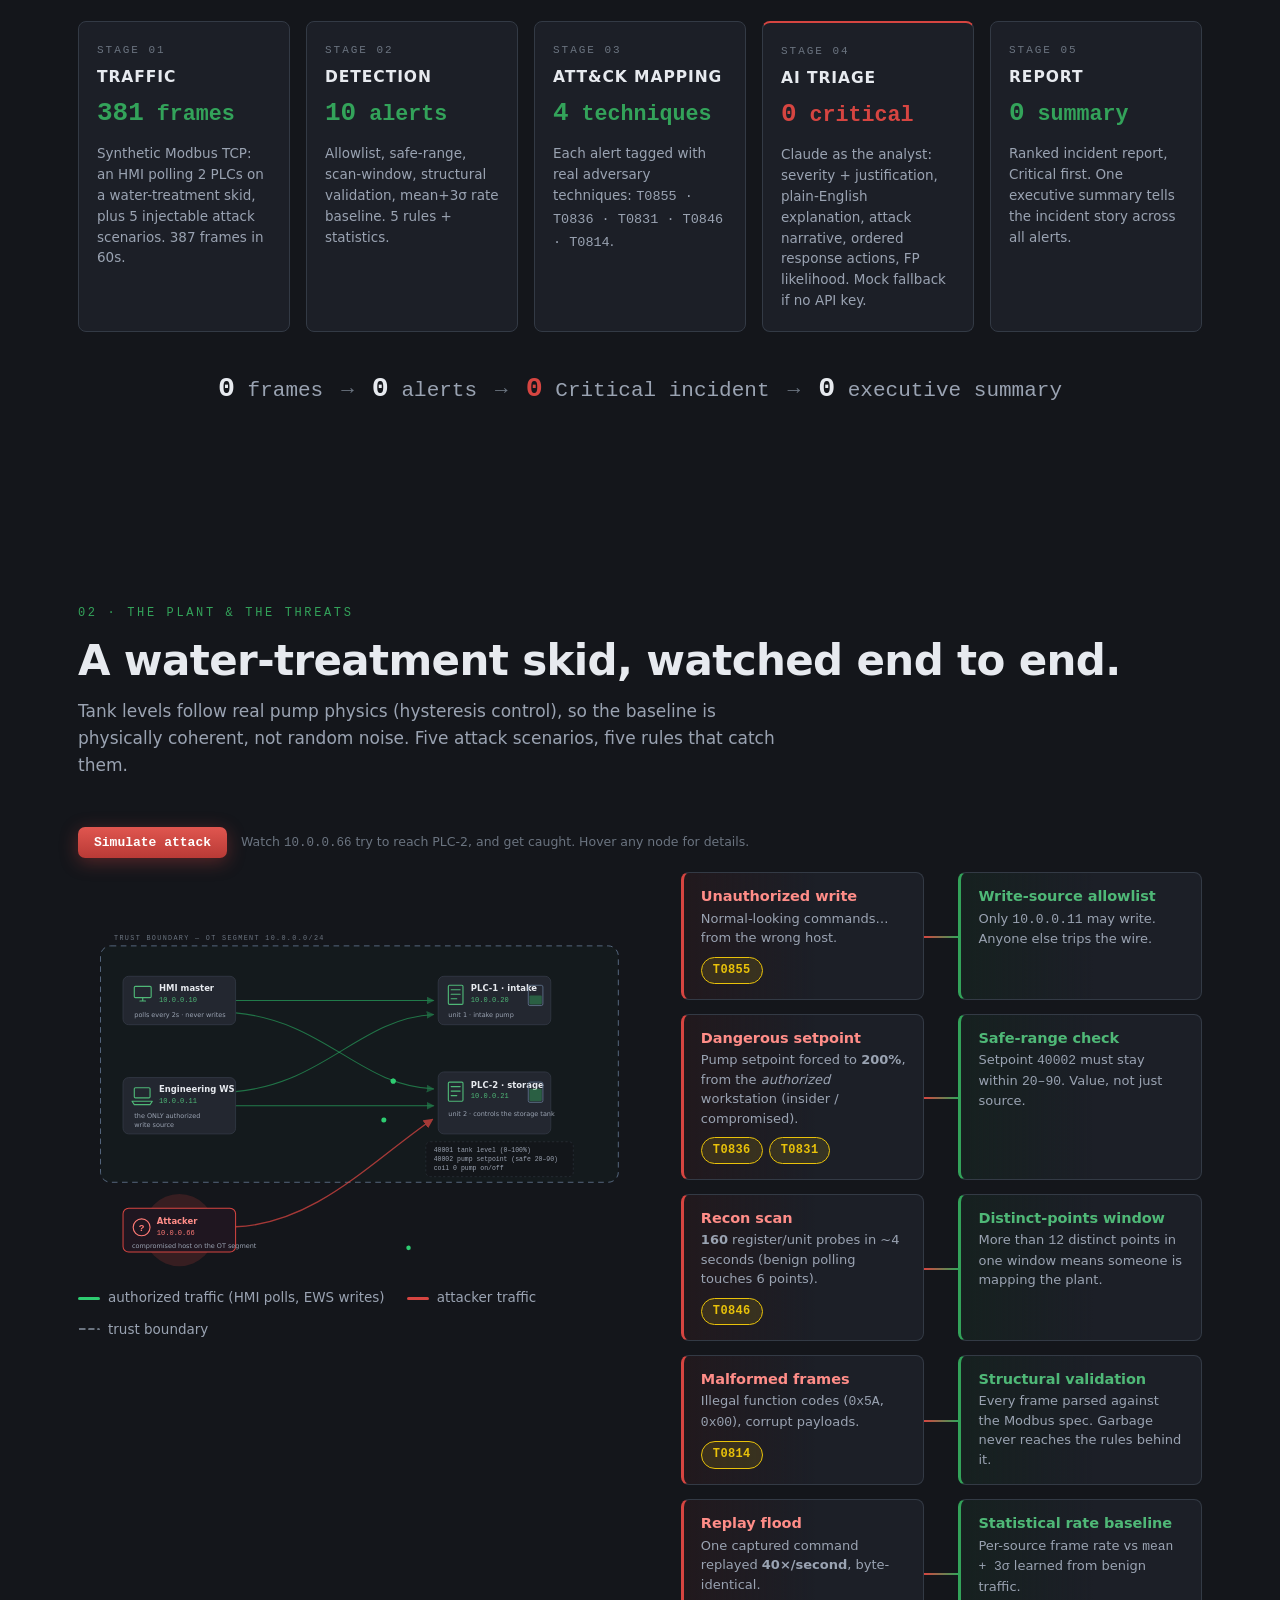
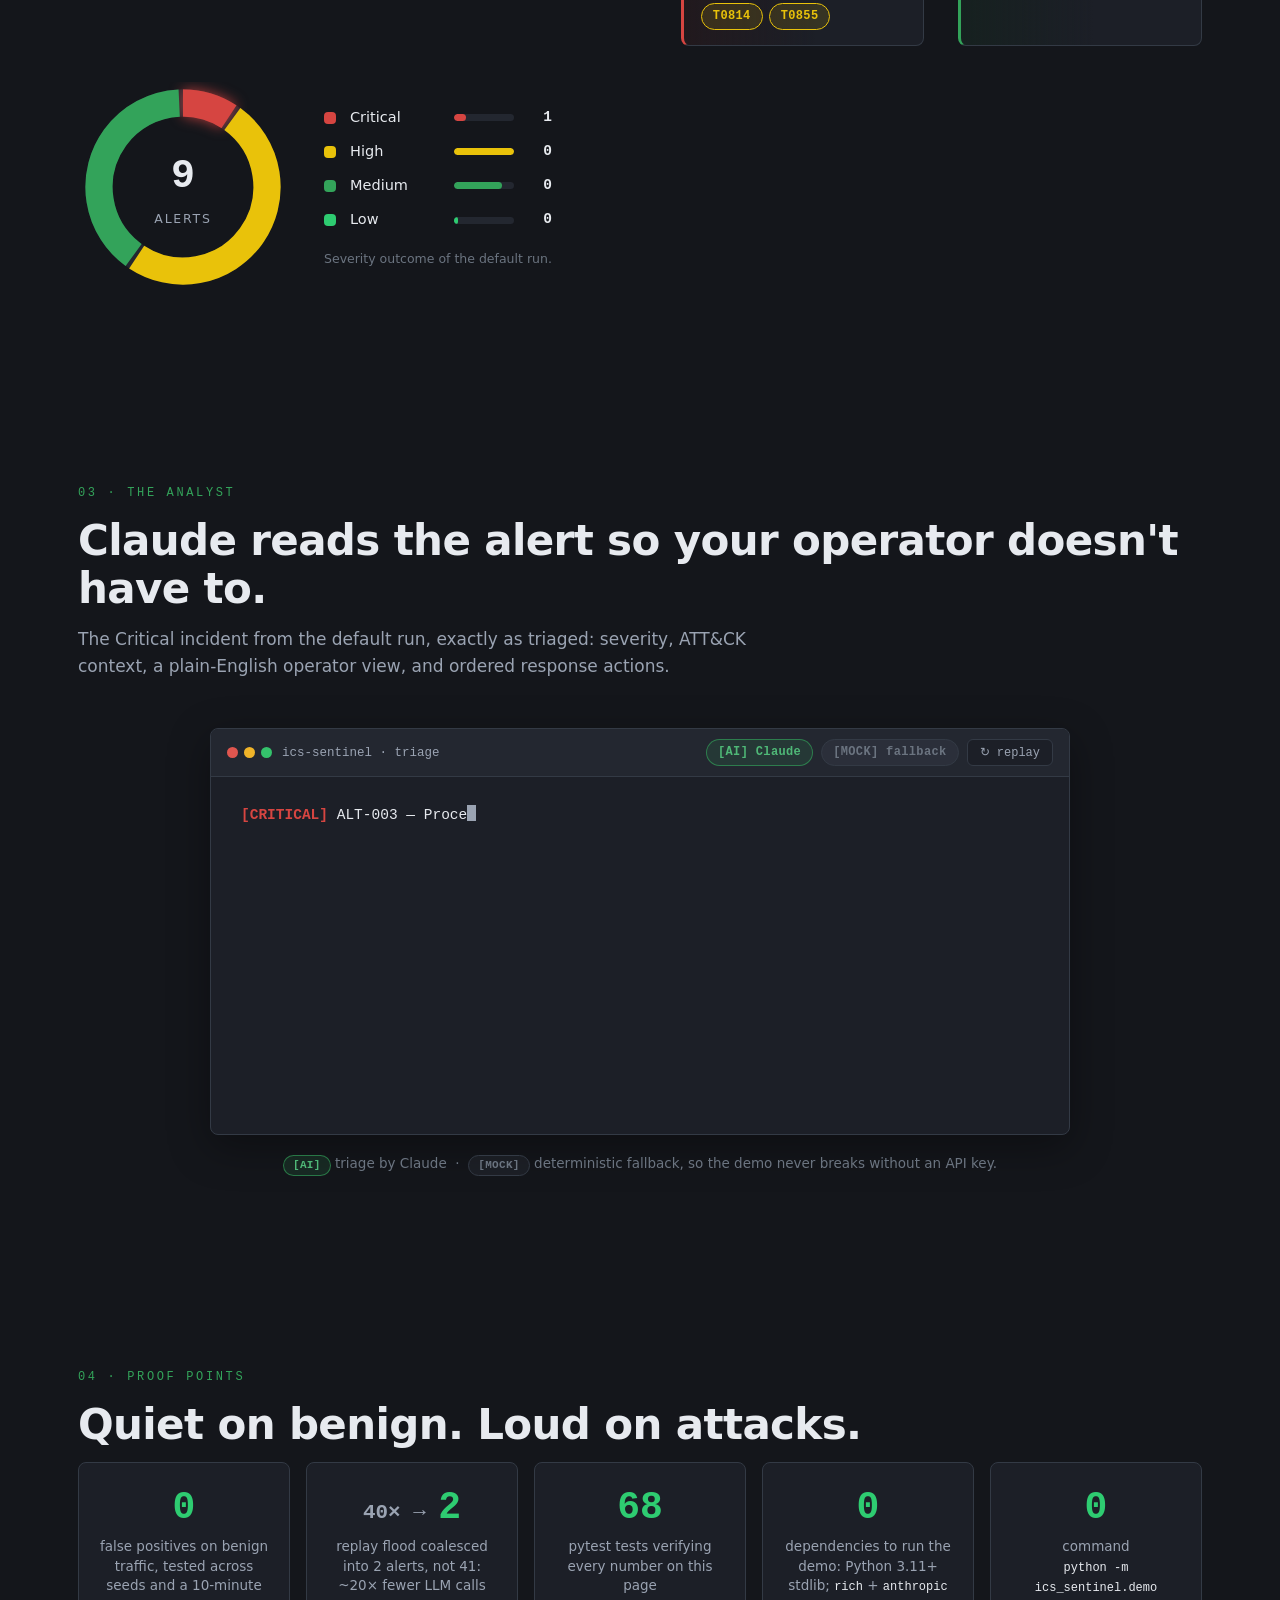
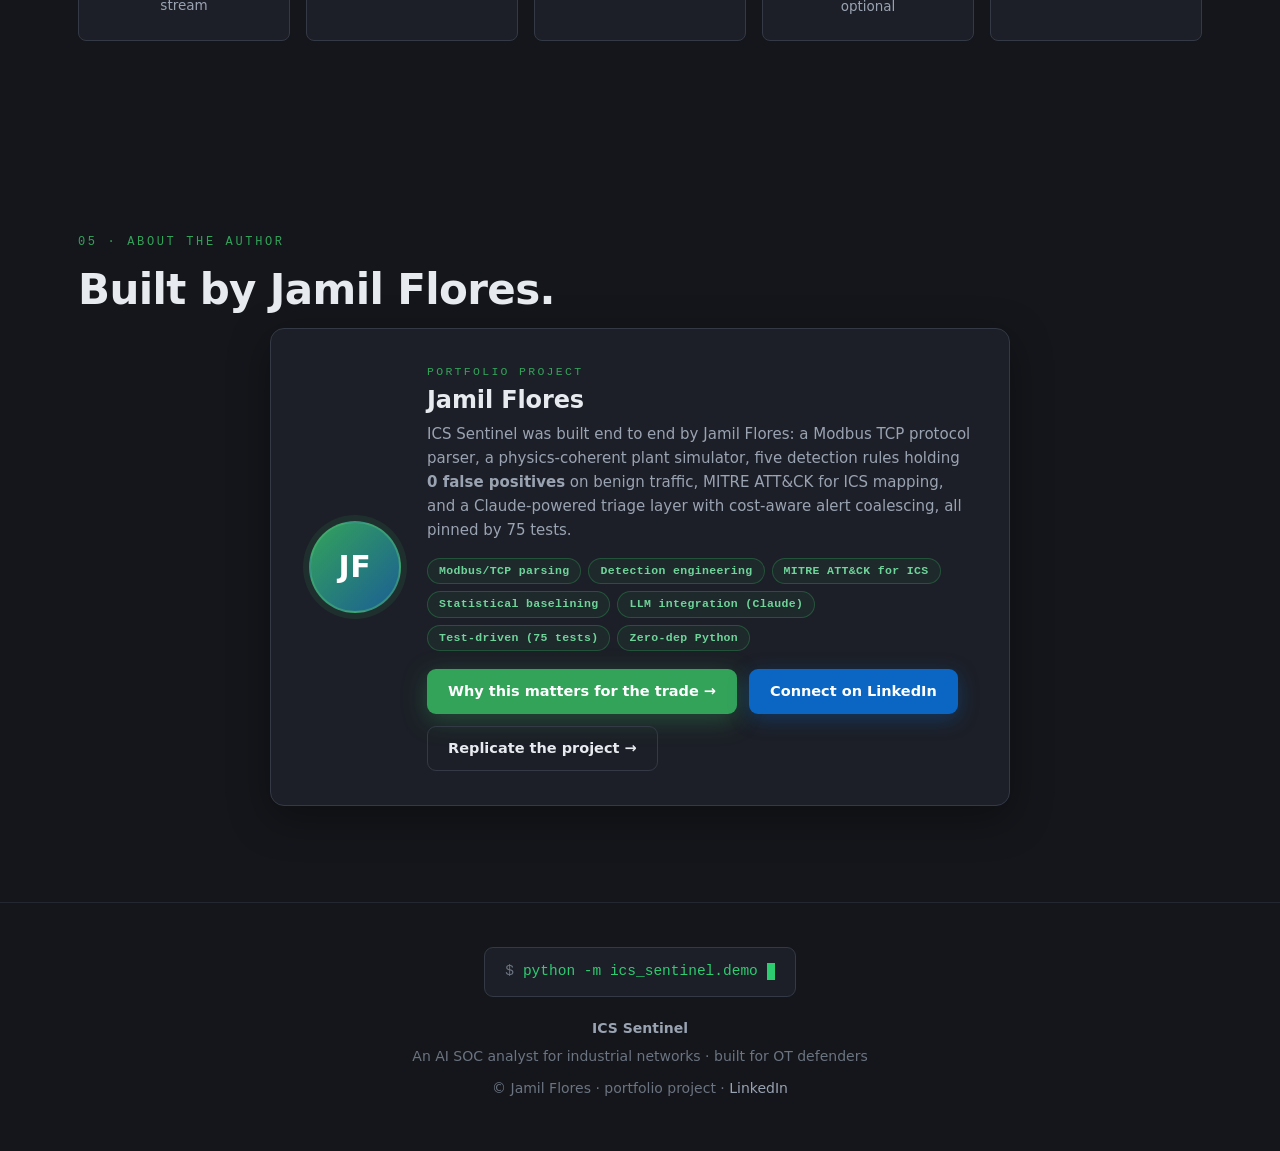
<file: project.html>
<!DOCTYPE html>
<html lang="en">
<head>
<meta charset="UTF-8">
<meta name="viewport" content="width=device-width, initial-scale=1.0">
<meta http-equiv="Content-Security-Policy" content="default-src 'self'; script-src 'self'; style-src 'self' 'unsafe-inline' https://fonts.googleapis.com; font-src https://fonts.gstatic.com; img-src 'self' data:; connect-src 'self'; manifest-src 'self'; worker-src 'self'; base-uri 'self'; object-src 'none'">
<meta name="robots" content="index,follow">
<title>The Project — ICS Sentinel, by Jamil Flores</title>
<meta name="description" content="ICS Sentinel — a self-built project by Jamil Flores that monitors industrial control networks (PLCs, SCADA-style OT), detects attacks on Modbus TCP, and triages them. The technical proof behind my electrical-apprenticeship pitch.">
<meta name="author" content="Jamil Flores">
<meta name="theme-color" content="#14161b">
<meta property="og:title" content="The Project — ICS Sentinel, by Jamil Flores">
<meta property="og:description" content="A self-built OT-security project: detects attacks on industrial control traffic (PLCs/SCADA-style) and triages them. The technical proof behind my electrical-apprenticeship pitch.">
<meta property="og:type" content="website">
<link rel="icon" href="data:image/svg+xml,%3Csvg xmlns='http://www.w3.org/2000/svg' viewBox='0 0 32 32'%3E%3Cpath d='M16 2 28 7v9c0 7.5-5 12.5-12 14C9 28.5 4 23.5 4 16V7Z' fill='%2314161b' stroke='%2333a35a' stroke-width='2'/%3E%3Cpath d='M10 16.5l4 4 8-9' fill='none' stroke='%232ECC71' stroke-width='2.5' stroke-linecap='round' stroke-linejoin='round'/%3E%3C/svg%3E">
<link rel="preconnect" href="https://fonts.googleapis.com">
<link rel="preconnect" href="https://fonts.gstatic.com" crossorigin>
<link rel="stylesheet" href="https://fonts.googleapis.com/css2?family=IBM+Plex+Mono:wght@400;500&family=IBM+Plex+Sans:wght@400;500;600&family=IBM+Plex+Sans+Condensed:wght@600;700&display=swap">
<link rel="canonical" href="https://jamilf.github.io/Apprenticeship/project.html">
<link rel="manifest" href="manifest.webmanifest">
<link rel="apple-touch-icon" href="icon.svg">
<link rel="stylesheet" href="styles.css">
<noscript>
<style>
  [data-animate] { opacity: 1 !important; transform: none !important; }
  .funnel-band { clip-path: none !important; }
  .funnel-node, .map-node,
  .matchup-row .mu-attack, .matchup-row .mu-detect,
  .mu-cell .chips .chip { opacity: 1 !important; transform: none !important; }
  .map-edge { stroke-dashoffset: 0 !important; }
  .donut-seg { stroke-dashoffset: 0 !important; }
  .sev-row .bar { transform: scaleX(1) !important; }
  .mu-vs::before { transform: scaleX(1) !important; }
</style>
</noscript>
</head>
<body>
<a class="skip-link" href="#main">Skip to main content</a>

<div class="bg-grid" aria-hidden="true"></div>
<div class="bg-glow" aria-hidden="true"></div>

<nav class="site-nav" aria-label="Site">
  <div class="wrap">
    <a class="nav-brand" href="index.html">
      <svg width="20" height="20" viewBox="0 0 32 32" aria-hidden="true">
        <path d="M16 2 28 7v9c0 7.5-5 12.5-12 14C9 28.5 4 23.5 4 16V7Z" fill="none" stroke="#33a35a" stroke-width="2.5"/>
        <path d="M10 16.5l4 4 8-9" fill="none" stroke="#2ECC71" stroke-width="2.5" stroke-linecap="round" stroke-linejoin="round"/>
      </svg>
      Jamil Flores
    </a>
    <div class="nav-links">
      <a href="index.html">Home</a>
      <a href="feeder-monitor.html">The Build</a>
      <a class="nav-cta" href="https://www.linkedin.com/in/jamilflores" target="_blank" rel="noopener">LinkedIn</a>
    </div>
  </div>
</nav>

<!-- ============================================================
     HERO
     ============================================================ -->
<header class="hero">
  <div class="wrap">
    <div class="hero-badge hero-enter" style="--d:.05s">
      <span class="pulse-dot" aria-hidden="true"></span>
      <span>monitoring &nbsp;<span class="mono">modbus/tcp :502</span>&nbsp; on the OT segment</span>
    </div>

    <p class="hero-enter project-framing" style="--d:.1s">
      A project I built in my own time. It shows how I learn, and that I finish what I start.
      <a href="index.html">← Back to my apprenticeship page</a>
    </p>

    <h1 class="hero-enter" style="--d:.15s">ICS Sentinel</h1>
    <p class="hero-tagline hero-enter" style="--d:.27s">An AI SOC analyst for industrial networks</p>
    <p class="hero-oneliner hero-enter" style="--d:.39s">
      Detects attacks on unauthenticated <strong>Modbus TCP</strong> control traffic, then uses
      <strong>Claude</strong> to triage every alert into plain English, <strong>MITRE ATT&amp;CK for ICS</strong>
      context, and concrete response actions.
    </p>

    <div class="hook-stat hero-enter" style="--d:.52s" role="note">
      <p><strong>Modbus has no authentication and no encryption.</strong> Any device on the
      network can command a PLC. The protocol will obey whoever speaks it first.</p>
    </div>

    <div class="hero-ctas hero-enter" style="--d:.66s">
      <a class="btn btn-primary" href="#pipeline">See the pipeline ↓</a>
      <a class="btn btn-ghost" href="docs.html">Replicate it →</a>
      <span class="cmd-pill"><span class="prompt-char">$</span> python -m ics_sentinel.demo<span class="cursor" aria-hidden="true"></span></span>
    </div>

    <div class="hero-line" aria-hidden="true">
      <div class="track"></div>
      <div class="packet"></div>
    </div>
  </div>

  <div class="scroll-cue" aria-hidden="true">
    <svg width="22" height="12" viewBox="0 0 22 12" fill="none">
      <path d="M2 2l9 8 9-8" stroke="currentColor" stroke-width="2.5" stroke-linecap="round" stroke-linejoin="round"/>
    </svg>
  </div>
</header>

<main id="main" tabindex="-1">

<!-- ============================================================
     PIPELINE FUNNEL
     ============================================================ -->
<section id="pipeline" aria-labelledby="pipeline-title">
  <div class="wrap">
    <p class="section-kicker" data-animate>01 · The pipeline</p>
    <h2 class="section-title" id="pipeline-title" data-animate style="--d:.08s">Five stages. One narrowing funnel.</h2>
    <p class="section-sub" data-animate style="--d:.16s">
      Every number below is from a real default run
      (<span class="mono">python -m ics_sentinel.demo</span>, seed 42, 60-second window) and verified by tests.
      Monitoring is fully passive. Sentinel reads a SPAN/TAP-style mirror of the traffic and
      never injects a packet into the process.
    </p>

    <div class="funnel-svg-box" id="funnel" data-animate style="--d:.2s">
      <svg viewBox="0 0 1200 360" role="img" aria-label="Five-stage pipeline funnel: Traffic, 387 frames; Detection, 10 alerts; ATT&CK mapping, 5 techniques; AI triage, 1 critical incident; Report, 1 executive summary.">
        <defs>
          <linearGradient id="bandFade" x1="0" y1="0" x2="1" y2="0">
            <stop offset="0" stop-color="#33a35a" stop-opacity="0.34"/>
            <stop offset="1" stop-color="#33a35a" stop-opacity="0.16"/>
          </linearGradient>
        </defs>

        <!-- tapering bands -->
        <g>
          <path class="funnel-band" style="--d:0s"
                d="M 60 60 C 195 60, 195 124, 330 124 L 330 236 C 195 236, 195 300, 60 300 Z"
                fill="url(#bandFade)" stroke="rgba(79,184,119,0.30)" stroke-width="1"/>
          <path class="funnel-band" style="--d:.25s"
                d="M 330 124 C 465 124, 465 148, 600 148 L 600 212 C 465 212, 465 236, 330 236 Z"
                fill="rgba(51,163,90,0.22)" stroke="rgba(79,184,119,0.28)" stroke-width="1"/>
          <path class="funnel-band" style="--d:.5s"
                d="M 600 148 C 735 148, 735 160, 870 160 L 870 200 C 735 200, 735 212, 600 212 Z"
                fill="rgba(51,163,90,0.18)" stroke="rgba(79,184,119,0.26)" stroke-width="1"/>
          <path class="funnel-band" style="--d:.75s"
                d="M 870 160 C 1005 160, 1005 166, 1140 166 L 1140 194 C 1005 194, 1005 200, 870 200 Z"
                fill="rgba(51,163,90,0.15)" stroke="rgba(79,184,119,0.24)" stroke-width="1"/>
        </g>

        <!-- flowing packets along the spine (decorative) -->
        <g aria-hidden="true">
          <circle r="4.5" cx="40" cy="180" fill="#2ECC71" class="mp"
                  style="offset-path: path('M 40 180 L 330 180'); --dur: 2.6s; --ad: 0s"/>
          <circle r="4" cx="40" cy="180" fill="#2ECC71" opacity="0.8" class="mp"
                  style="offset-path: path('M 40 180 L 600 180'); --dur: 4.4s; --ad: 1.2s"/>
          <circle r="4" cx="40" cy="180" fill="#2ECC71" opacity="0.7" class="mp"
                  style="offset-path: path('M 40 180 L 1160 180'); --dur: 7.5s; --ad: 0.4s"/>
          <circle r="4.5" cx="40" cy="180" fill="#D64541" class="mp"
                  style="offset-path: path('M 40 180 L 870 180'); --dur: 5.2s; --ad: 2s"/>
          <circle class="crit-ring" cx="870" cy="180" r="30" fill="none" stroke="#D64541" stroke-width="2.5"/>
        </g>

        <!-- stage nodes -->
        <g class="funnel-node" style="--d:.15s">
          <circle cx="60" cy="180" r="26" fill="#1c1f27" stroke="#33a35a" stroke-width="2"/>
          <g stroke="#6fd49a" stroke-width="2" stroke-linecap="round">
            <path d="M 51 174 h 18 M 51 180 h 18 M 51 186 h 18"/>
          </g>
          <text class="svg-stage" x="60" y="38">Traffic</text>
          <text class="svg-stage-sub" x="60" y="340">387 frames</text>
        </g>
        <g class="funnel-node" style="--d:.4s">
          <circle cx="330" cy="180" r="26" fill="#1c1f27" stroke="#33a35a" stroke-width="2"/>
          <g stroke="#6fd49a" stroke-width="2" stroke-linecap="round" fill="none">
            <circle cx="327" cy="177" r="6"/>
            <path d="M 332 182 L 339 189"/>
          </g>
          <text class="svg-stage" x="330" y="38">Detection</text>
          <text class="svg-stage-sub" x="330" y="340">10 alerts</text>
        </g>
        <g class="funnel-node" style="--d:.65s">
          <circle cx="600" cy="180" r="26" fill="#1c1f27" stroke="#33a35a" stroke-width="2"/>
          <g stroke="#6fd49a" stroke-width="2" stroke-linecap="round" fill="none">
            <circle cx="600" cy="180" r="7"/>
            <path d="M 589 180 h 5 M 606 180 h 5 M 600 169 v 5 M 600 186 v 5"/>
          </g>
          <text class="svg-stage" x="600" y="38">ATT&amp;CK Mapping</text>
          <text class="svg-stage-sub" x="600" y="340">5 techniques</text>
        </g>
        <g class="funnel-node" style="--d:.9s">
          <circle cx="870" cy="180" r="26" fill="#1c1f27" stroke="#D64541" stroke-width="2"/>
          <path d="M 870 169 L 873 177 L 881 180 L 873 183 L 870 191 L 867 183 L 859 180 L 867 177 Z" fill="#4fb877"/>
          <text class="svg-stage" x="870" y="38">AI Triage</text>
          <text class="svg-stage-sub svg-crit" x="870" y="340">1 critical</text>
        </g>
        <g class="funnel-node" style="--d:1.15s">
          <circle cx="1140" cy="180" r="26" fill="#1c1f27" stroke="#2ECC71" stroke-width="2"/>
          <g stroke="#2ECC71" stroke-width="2" stroke-linecap="round" stroke-linejoin="round" fill="none">
            <path d="M 1132 173 h 16 M 1132 180 h 16 M 1132 187 h 7"/>
            <path d="M 1143 187 l 3 3 5 -6"/>
          </g>
          <text class="svg-stage" x="1140" y="38">Report</text>
          <text class="svg-stage-sub" x="1140" y="340">1 summary</text>
        </g>
      </svg>
    </div>

    <div class="stage-cards">
      <div class="stage-card glow-cardNone" data-stage="1" data-animate style="--d:.05s">
        <p class="stage-num">STAGE 01</p>
        <h3>Traffic</h3>
        <p class="stage-stat"><span data-count="387">387</span><small> frames</small></p>
        <p>Synthetic Modbus TCP: an HMI polling 2 PLCs on a water-treatment skid, plus 5 injectable attack scenarios. 387 frames in 60s.</p>
      </div>
      <div class="stage-card glow-cardNone" data-stage="2" data-animate style="--d:.15s">
        <p class="stage-num">STAGE 02</p>
        <h3>Detection</h3>
        <p class="stage-stat"><span data-count="10">10</span><small> alerts</small></p>
        <p>Allowlist, safe-range, scan-window, structural validation, mean+3σ rate baseline. 5 rules + statistics.</p>
      </div>
      <div class="stage-card glow-cardNone" data-stage="3" data-animate style="--d:.25s">
        <p class="stage-num">STAGE 03</p>
        <h3>ATT&amp;CK Mapping</h3>
        <p class="stage-stat"><span data-count="5">5</span><small> techniques</small></p>
        <p>Each alert tagged with real adversary techniques: <span class="mono">T0855 · T0836 · T0831 · T0846 · T0814</span>.</p>
      </div>
      <div class="stage-card glow-card is-critical" data-stage="4" data-animate style="--d:.35s">
        <p class="stage-num">STAGE 04</p>
        <h3>AI Triage</h3>
        <p class="stage-stat"><span data-count="1">1</span><small> critical</small></p>
        <p>Claude as the analyst: severity + justification, plain-English explanation, attack narrative, ordered response actions, FP likelihood. Mock fallback if no API key.</p>
      </div>
      <div class="stage-card glow-cardNone" data-stage="5" data-animate style="--d:.45s">
        <p class="stage-num">STAGE 05</p>
        <h3>Report</h3>
        <p class="stage-stat"><span data-count="1">1</span><small> summary</small></p>
        <p>Ranked incident report, Critical first. One executive summary tells the incident story across all alerts.</p>
      </div>
    </div>

    <p class="funnel-readout" data-animate style="--d:.2s">
      <span><b data-count="387">387</b> frames</span>
      <span class="arrow">→</span>
      <span><b data-count="10">10</b> alerts</span>
      <span class="arrow">→</span>
      <span class="ro-crit"><b data-count="1">1</b> Critical incident</span>
      <span class="arrow">→</span>
      <span><b data-count="1">1</b> executive summary</span>
    </p>
  </div>
</section>

<!-- ============================================================
     PLANT MAP + ATTACK/DETECTION MATCHUP
     ============================================================ -->
<section id="plant" aria-labelledby="plant-title">
  <div class="wrap">
    <p class="section-kicker" data-animate>02 · The plant &amp; the threats</p>
    <h2 class="section-title" id="plant-title" data-animate style="--d:.08s">A water-treatment skid, watched end to end.</h2>
    <p class="section-sub" data-animate style="--d:.16s">
      Tank levels follow real pump physics (hysteresis control), so the baseline is physically
      coherent, not random noise. Five attack scenarios, five rules that catch them.
    </p>

    <div class="map-toolbar" data-animate style="--d:.05s">
      <button class="sim-btn" id="sim-attack" type="button">Simulate attack</button>
      <span class="map-hint">Watch <span class="mono">10.0.0.66</span> try to reach PLC-2, and get caught. Hover any node for details.</span>
    </div>

    <div class="plant-grid">
      <!-- network map -->
      <div class="plant-map" data-animate style="--d:.1s">
        <div class="map-toast" id="map-toast" role="status" aria-live="polite"></div>
        <div id="map-svg">
        <svg viewBox="0 0 1000 620" role="img" aria-label="Network diagram: inside a dashed trust boundary, an HMI master at 10.0.0.10 and an engineering workstation at 10.0.0.11 communicate with PLC-1 at 10.0.0.20 and PLC-2 at 10.0.0.21. An attacker at 10.0.0.66 sits outside the boundary and sends traffic to PLC-2.">
          <defs>
            <marker id="arrG" viewBox="0 0 10 10" refX="9" refY="5" markerWidth="7" markerHeight="7" orient="auto-start-reverse">
              <path d="M 0 0 L 10 5 L 0 10 z" fill="#2ECC71" opacity="0.7"/>
            </marker>
            <marker id="arrR" viewBox="0 0 10 10" refX="9" refY="5" markerWidth="7" markerHeight="7" orient="auto-start-reverse">
              <path d="M 0 0 L 10 5 L 0 10 z" fill="#D64541"/>
            </marker>
          </defs>

          <!-- trust boundary -->
          <rect class="boundary" x="40" y="46" width="920" height="420" rx="18"
                fill="rgba(51,163,90,0.03)" stroke="#5d7088" stroke-width="1.6"/>
          <text class="svg-title" x="64" y="36">TRUST BOUNDARY — OT SEGMENT 10.0.0.0/24</text>

          <!-- edges -->
          <g fill="none">
            <path class="map-edge" style="--d:.5s" d="M 280 143 L 632 143" stroke="#2ECC71" stroke-width="2" opacity="0.55" marker-end="url(#arrG)"/>
            <path class="map-edge" style="--d:.65s" d="M 280 165 C 440 180, 500 295, 632 300" stroke="#2ECC71" stroke-width="2" opacity="0.5" marker-end="url(#arrG)"/>
            <path class="map-edge" style="--d:.8s" d="M 280 305 C 440 290, 500 175, 632 168" stroke="#2ECC71" stroke-width="2" opacity="0.5" marker-end="url(#arrG)"/>
            <path class="map-edge" style="--d:.95s" d="M 280 330 L 632 330" stroke="#2ECC71" stroke-width="2" opacity="0.55" marker-end="url(#arrG)"/>
            <path class="map-edge" style="--d:1.2s" d="M 280 545 C 420 540, 520 430, 630 354" stroke="#D64541" stroke-width="2.5" opacity="0.75" marker-end="url(#arrR)"/>
          </g>

          <!-- traffic packets (decorative) -->
          <g aria-hidden="true" class="map-packet-g">
            <circle r="4.5" cx="280" cy="143" fill="#2ECC71" class="mp" style="offset-path: path('M 280 143 L 632 143'); --dur: 3.2s; --ad: 0s"/>
            <circle r="4.5" cx="280" cy="143" fill="#2ECC71" class="mp" style="offset-path: path('M 280 143 L 632 143'); --dur: 3.2s; --ad: 1.6s"/>
            <circle r="4.5" cx="280" cy="165" fill="#2ECC71" class="mp" style="offset-path: path('M 280 165 C 440 180, 500 295, 632 300'); --dur: 4.1s; --ad: 0.8s"/>
            <circle r="4" cx="280" cy="305" fill="#2ECC71" class="mp" style="offset-path: path('M 280 305 C 440 290, 500 175, 632 168'); --dur: 5.4s; --ad: 2.4s"/>
            <circle r="4" cx="280" cy="330" fill="#2ECC71" class="mp" style="offset-path: path('M 280 330 L 632 330'); --dur: 4.6s; --ad: 3.1s"/>
            <circle r="5" cx="280" cy="545" fill="#D64541" class="mp-attack"
                    style="offset-path: path('M 280 545 C 420 540, 520 430, 630 354')"/>
            <circle class="impact-ring" cx="636" cy="350" r="13" fill="none" stroke="#D64541" stroke-width="2.5"/>
          </g>

          <!-- HMI master -->
          <g class="map-node" style="--d:.1s" data-node
             data-name="HMI master" data-ip="10.0.0.10"
             data-fact="The operator's screen. It only reads, polling both PLCs every 2 seconds, so any write claiming to come from here is automatically suspicious.">
            <rect x="80" y="100" width="200" height="86" rx="10" fill="#232730" stroke="#333a45" stroke-width="1.5"/>
            <g stroke="#4fb877" stroke-width="2" fill="none" stroke-linecap="round" stroke-linejoin="round">
              <rect x="100" y="118" width="30" height="20" rx="2"/>
              <path d="M 110 144 h 10 M 115 138 v 6"/>
            </g>
            <text class="svg-name" x="144" y="126">HMI master</text>
            <text class="svg-ip" x="144" y="145">10.0.0.10</text>
            <text class="svg-note" x="100" y="172">polls every 2s · never writes</text>
          </g>

          <!-- Engineering workstation -->
          <g class="map-node" style="--d:.22s" data-node
             data-name="Engineering workstation" data-ip="10.0.0.11"
             data-fact="The only machine allowed to write to the PLCs, which is exactly why rule #2 still checks the values it sends. A trusted host can still be compromised.">
            <rect x="80" y="280" width="200" height="100" rx="10" fill="#232730" stroke="#333a45" stroke-width="1.5"/>
            <g stroke="#4fb877" stroke-width="2" fill="none" stroke-linecap="round" stroke-linejoin="round">
              <rect x="100" y="298" width="28" height="18" rx="2"/>
              <path d="M 96 322 h 36 l -4 6 h -28 Z"/>
            </g>
            <text class="svg-name" x="144" y="306">Engineering WS</text>
            <text class="svg-ip" x="144" y="325">10.0.0.11</text>
            <text class="svg-note" x="100" y="352">the ONLY authorized</text>
            <text class="svg-note" x="100" y="368">write source</text>
          </g>

          <!-- PLC-1 -->
          <g class="map-node" style="--d:.34s" data-node
             data-name="PLC-1 · intake" data-ip="10.0.0.20"
             data-fact="The controller running the intake pump. A small ruggedized computer that reads sensors and drives physical equipment: no keyboard, no antivirus, just logic.">
            <rect x="640" y="100" width="200" height="86" rx="10" fill="#232730" stroke="#333a45" stroke-width="1.5"/>
            <g stroke="#4fb877" stroke-width="2" fill="none" stroke-linecap="round">
              <rect x="658" y="116" width="26" height="34" rx="2"/>
              <path d="M 663 124 h 16 M 663 132 h 16 M 663 140 h 10"/>
            </g>
            <text class="svg-name" x="698" y="126">PLC-1 · intake</text>
            <text class="svg-ip" x="698" y="145">10.0.0.20</text>
            <text class="svg-note" x="658" y="172">unit 1 · intake pump</text>
            <!-- mini tank -->
            <g>
              <rect x="800" y="116" width="26" height="36" rx="3" fill="none" stroke="#5d7088" stroke-width="1.6"/>
              <rect x="802" y="134" width="22" height="16" rx="2" fill="rgba(51,163,90,0.45)"/>
            </g>
          </g>

          <!-- PLC-2 -->
          <g class="map-node" style="--d:.46s" data-node
             data-name="PLC-2 · storage" data-ip="10.0.0.21"
             data-fact="Controls the storage tank and its pump (register 40002, safe 20–90). This is the target of the Critical incident: a setpoint of 200 could overflow the tank.">
            <rect x="640" y="270" width="200" height="110" rx="10" fill="#232730" stroke="#333a45" stroke-width="1.5"/>
            <g stroke="#4fb877" stroke-width="2" fill="none" stroke-linecap="round">
              <rect x="658" y="288" width="26" height="34" rx="2"/>
              <path d="M 663 296 h 16 M 663 304 h 16 M 663 312 h 10"/>
            </g>
            <text class="svg-name" x="698" y="298">PLC-2 · storage</text>
            <text class="svg-ip" x="698" y="317">10.0.0.21</text>
            <text class="svg-note" x="658" y="348">unit 2 · controls the storage tank</text>
            <!-- mini tank -->
            <g>
              <rect x="800" y="288" width="26" height="36" rx="3" fill="none" stroke="#5d7088" stroke-width="1.6"/>
              <rect x="802" y="300" width="22" height="22" rx="2" fill="rgba(51,163,90,0.45)"/>
            </g>
          </g>

          <!-- register annotation -->
          <g class="map-node" style="--d:.58s">
            <rect x="618" y="394" width="262" height="62" rx="8" fill="rgba(20,22,27,0.85)" stroke="#333a45" stroke-width="1" stroke-dasharray="4 4"/>
            <text class="svg-mono-sm" x="632" y="412">40001  tank level (0–100%)</text>
            <text class="svg-mono-sm" x="632" y="428">40002  pump setpoint (safe 20–90)</text>
            <text class="svg-mono-sm" x="632" y="444">coil 0  pump on/off</text>
          </g>

          <!-- attacker (outside the boundary) -->
          <g class="map-node" style="--d:.75s" data-node
             data-name="Attacker" data-ip="10.0.0.66"
             data-fact="A compromised host sitting inside the OT network but outside the trust boundary. It has no business writing to a PLC; every packet it sends is hostile.">
            <circle class="attacker-glow" cx="180" cy="551" r="64" fill="rgba(214,69,65,0.18)"/>
            <rect x="80" y="512" width="200" height="78" rx="10" fill="#1f1620" stroke="#D64541" stroke-width="1.8"/>
            <g>
              <circle cx="113" cy="546" r="15" fill="none" stroke="#ff7a75" stroke-width="2"/>
              <text class="svg-q" x="113" y="552">?</text>
            </g>
            <text class="svg-name svg-name-red" x="140" y="540">Attacker</text>
            <text class="svg-ip svg-ip-red" x="140" y="559">10.0.0.66</text>
            <text class="svg-note" x="96" y="582">compromised host on the OT segment</text>
          </g>
        </svg>
        </div>

        <div class="map-legend">
          <span class="key"><span class="swatch swatch-green"></span> authorized traffic (HMI polls, EWS writes)</span>
          <span class="key"><span class="swatch swatch-red"></span> attacker traffic</span>
          <span class="key"><span class="swatch swatch-dash"></span> trust boundary</span>
        </div>
      </div>

      <!-- attacks vs detections -->
      <div class="matchup">
        <div class="matchup-list">

          <div class="matchup-row" style="--d:.05s">
            <div class="mu-cell mu-attack glow-card">
              <h4>Unauthorized write</h4>
              <p>Normal-looking commands… from the wrong host.</p>
              <div class="chips"><span class="chip chip-attack" title="T0855 — Unauthorized Command Message (MITRE ATT&amp;CK for ICS)">T0855</span></div>
            </div>
            <div class="mu-vs" aria-hidden="true"></div>
            <div class="mu-cell mu-detect glow-card">
              <h4>Write-source allowlist</h4>
              <p>Only <span class="mono">10.0.0.11</span> may write. Anyone else trips the wire.</p>
            </div>
          </div>

          <div class="matchup-row" style="--d:.15s">
            <div class="mu-cell mu-attack glow-card">
              <h4>Dangerous setpoint</h4>
              <p>Pump setpoint forced to <strong>200%</strong>, from the <em>authorized</em> workstation (insider / compromised).</p>
              <div class="chips"><span class="chip chip-attack" title="T0836 — Modify Parameter (MITRE ATT&amp;CK for ICS)">T0836</span><span class="chip chip-attack" title="T0831 — Manipulation of Control (MITRE ATT&amp;CK for ICS)">T0831</span></div>
            </div>
            <div class="mu-vs" aria-hidden="true"></div>
            <div class="mu-cell mu-detect glow-card">
              <h4>Safe-range check</h4>
              <p>Setpoint <span class="mono">40002</span> must stay within <span class="mono">20–90</span>. Value, not just source.</p>
            </div>
          </div>

          <div class="matchup-row" style="--d:.25s">
            <div class="mu-cell mu-attack glow-card">
              <h4>Recon scan</h4>
              <p><strong>160</strong> register/unit probes in ~4 seconds (benign polling touches 6 points).</p>
              <div class="chips"><span class="chip chip-attack" title="T0846 — Remote System Discovery (MITRE ATT&amp;CK for ICS)">T0846</span></div>
            </div>
            <div class="mu-vs" aria-hidden="true"></div>
            <div class="mu-cell mu-detect glow-card">
              <h4>Distinct-points window</h4>
              <p>More than <span class="mono">12</span> distinct points in one window means someone is mapping the plant.</p>
            </div>
          </div>

          <div class="matchup-row" style="--d:.35s">
            <div class="mu-cell mu-attack glow-card">
              <h4>Malformed frames</h4>
              <p>Illegal function codes (<span class="mono">0x5A</span>, <span class="mono">0x00</span>), corrupt payloads.</p>
              <div class="chips"><span class="chip chip-attack" title="T0814 — Denial of Service (MITRE ATT&amp;CK for ICS)">T0814</span></div>
            </div>
            <div class="mu-vs" aria-hidden="true"></div>
            <div class="mu-cell mu-detect glow-card">
              <h4>Structural validation</h4>
              <p>Every frame parsed against the Modbus spec. Garbage never reaches the rules behind it.</p>
            </div>
          </div>

          <div class="matchup-row" style="--d:.45s">
            <div class="mu-cell mu-attack glow-card">
              <h4>Replay flood</h4>
              <p>One captured command replayed <strong>40×/second</strong>, byte-identical.</p>
              <div class="chips"><span class="chip chip-attack" title="T0814 — Denial of Service (MITRE ATT&amp;CK for ICS)">T0814</span><span class="chip chip-attack" title="T0855 — Unauthorized Command Message (MITRE ATT&amp;CK for ICS)">T0855</span></div>
            </div>
            <div class="mu-vs" aria-hidden="true"></div>
            <div class="mu-cell mu-detect glow-card">
              <h4>Statistical rate baseline</h4>
              <p>Per-source frame rate vs <span class="mono">mean + 3σ</span> learned from benign traffic.</p>
            </div>
          </div>

        </div>
      </div>
    </div>

    <!-- severity outcome -->
    <div class="severity-box" id="severity" data-animate style="--d:.1s">
      <div class="donut-wrap">
        <svg viewBox="0 0 200 200" role="img" aria-label="Severity outcome donut chart: 1 critical, 5 high, 4 medium, 0 low; 10 alerts total.">
          <circle cx="100" cy="100" r="80" fill="none" stroke="#232730" stroke-width="26"/>
          <circle class="donut-seg sev-glow" data-sev="0" data-label="Critical" data-count="1" cx="100" cy="100" r="80" stroke="#D64541" stroke-width="26"
                  stroke-dasharray="46.3 502.65" stroke-dashoffset="46.3"
                  transform="rotate(-90 100 100)" style="--d:.1s"/>
          <circle class="donut-seg" data-sev="1" data-label="High" data-count="5" cx="100" cy="100" r="80" stroke="#e9c20a" stroke-width="26"
                  stroke-dasharray="247.3 502.65" stroke-dashoffset="247.3"
                  transform="rotate(-54 100 100)" style="--d:.45s"/>
          <circle class="donut-seg" data-sev="2" data-label="Medium" data-count="4" cx="100" cy="100" r="80" stroke="#33a35a" stroke-width="26"
                  stroke-dasharray="197.1 502.65" stroke-dashoffset="197.1"
                  transform="rotate(126 100 100)" style="--d:.8s"/>
        </svg>
        <div class="donut-center">
          <b data-count="10">10</b>
          <span>alerts</span>
        </div>
      </div>
      <div class="sev-legend">
        <div class="sev-row" data-sev="0">
          <span class="dot" style="background:#D64541"></span>
          <span>Critical</span>
          <span class="bar-track"><span class="bar" style="width:20%; background:#D64541; --d:.15s"></span></span>
          <span class="count" data-count="1">1</span>
        </div>
        <div class="sev-row" data-sev="1">
          <span class="dot" style="background:#e9c20a"></span>
          <span>High</span>
          <span class="bar-track"><span class="bar" style="width:100%; background:#e9c20a; --d:.3s"></span></span>
          <span class="count" data-count="5">5</span>
        </div>
        <div class="sev-row" data-sev="2">
          <span class="dot" style="background:#33a35a"></span>
          <span>Medium</span>
          <span class="bar-track"><span class="bar" style="width:80%; background:#33a35a; --d:.45s"></span></span>
          <span class="count" data-count="4">4</span>
        </div>
        <div class="sev-row" data-sev="3">
          <span class="dot" style="background:#2ECC71"></span>
          <span>Low</span>
          <span class="bar-track"><span class="bar" style="width:4px; background:#2ECC71; --d:.6s"></span></span>
          <span class="count" data-count="0">0</span>
        </div>
        <p class="sev-note">Severity outcome of the default run.</p>
      </div>
    </div>
  </div>
</section>

<!-- ============================================================
     AI TRIAGE TERMINAL
     ============================================================ -->
<section id="triage" aria-labelledby="triage-title">
  <div class="wrap">
    <p class="section-kicker" data-animate>03 · The analyst</p>
    <h2 class="section-title" id="triage-title" data-animate style="--d:.08s">Claude reads the alert so your operator doesn't have to.</h2>
    <p class="section-sub" data-animate style="--d:.16s">
      The Critical incident from the default run, exactly as triaged: severity, ATT&amp;CK context,
      a plain-English operator view, and ordered response actions.
    </p>

    <div class="panel triage-panel" id="triage-card" data-animate="pop" style="--d:.1s">
      <div class="panel-bar">
        <span class="panel-dots" aria-hidden="true"><span></span><span></span><span></span></span>
        <span>ics-sentinel · triage</span>
        <span class="mode-badges">
          <span class="chip chip-blue badge-ai">[AI] Claude</span>
          <span class="chip chip-dim">[MOCK] fallback</span>
          <button class="replay-btn" id="triage-replay" type="button">↻ replay</button>
        </span>
      </div>
      <div class="panel-body" id="triage-body">
        <div class="t-line t-header"><span class="t-sev">[CRITICAL]</span> <span class="t-val">ALT-003 — Process safety violation</span></div>
        <div class="t-line"><span class="t-key">flow </span> 10.0.0.11 → 10.0.0.21 · Write Single Register · addr 40002 · value <span class="t-num">200</span></div>
        <div class="t-line"><span class="t-key">attck</span> <span class="t-tech" title="T0836 — Modify Parameter (MITRE ATT&amp;CK for ICS)">T0836</span> Modify Parameter · <span class="t-tech" title="T0831 — Manipulation of Control (MITRE ATT&amp;CK for ICS)">T0831</span> Manipulation of Control</div>
        <div class="t-line t-blank"> </div>
        <div class="t-line"><span class="t-key">operator view</span></div>
        <div class="t-line t-quote">“A command set the pump setpoint to 200, far outside the safe range.</div>
        <div class="t-line t-quote">If the controller obeys it, the tank can overflow or the pump can be damaged.”</div>
        <div class="t-line t-blank"> </div>
        <div class="t-line"><span class="t-action">action 1</span>  Verify the setpoint on the PLC and restore a safe value via local HMI</div>
        <div class="t-line"><span class="t-action">action 2</span>  Quarantine the source workstation pending forensic review</div>
        <div class="t-line t-blank"> </div>
        <div class="t-line"><span class="t-key">false-positive likelihood</span>  <span class="t-good">Low</span></div>
      </div>
    </div>

    <p class="triage-note" data-animate style="--d:.2s">
      <span class="chip chip-blue">[AI]</span> triage by Claude &nbsp;·&nbsp;
      <span class="chip chip-dim">[MOCK]</span> deterministic fallback, so the demo never breaks without an API key.
    </p>
  </div>
</section>

<!-- ============================================================
     PROOF POINTS
     ============================================================ -->
<section id="proof" aria-labelledby="proof-title">
  <div class="wrap">
    <p class="section-kicker" data-animate>04 · Proof points</p>
    <h2 class="section-title" id="proof-title" data-animate style="--d:.08s">Quiet on benign. Loud on attacks.</h2>

    <div class="stat-strip" id="stats">
      <div class="stat-card glow-card" data-animate style="--d:.05s">
        <p class="big"><span data-count="0">0</span></p>
        <p class="label">false positives on benign traffic, tested across seeds and a 10-minute stream</p>
      </div>
      <div class="stat-card glow-card" data-animate style="--d:.13s">
        <p class="big"><span class="unit">40× → </span><span data-count="2">2</span></p>
        <p class="label">replay flood coalesced into 2 alerts, not 41: ~20× fewer LLM calls</p>
      </div>
      <div class="stat-card glow-card" data-animate style="--d:.21s">
        <p class="big"><span data-count="75">75</span></p>
        <p class="label">pytest tests verifying every number on this page</p>
      </div>
      <div class="stat-card glow-card" data-animate style="--d:.29s">
        <p class="big"><span data-count="0">0</span></p>
        <p class="label">dependencies to run the demo: Python 3.11+ stdlib; <span class="mono">rich</span> + <span class="mono">anthropic</span> optional</p>
      </div>
      <div class="stat-card glow-card" data-animate style="--d:.37s">
        <p class="big"><span data-count="1">1</span></p>
        <p class="label">command<br><span class="mono">python -m ics_sentinel.demo</span></p>
      </div>
    </div>
  </div>
</section>

<!-- ============================================================
     ABOUT / PORTFOLIO
     ============================================================ -->
<section id="about" aria-labelledby="about-title">
  <div class="wrap">
    <p class="section-kicker" data-animate>05 · About the author</p>
    <h2 class="section-title" id="about-title" data-animate style="--d:.08s">Built by Jamil Flores.</h2>

    <div class="about-card" data-animate="pop" style="--d:.12s">
      <div class="avatar" aria-hidden="true">JF</div>
      <div class="about-body">
        <p class="about-kicker">Portfolio project</p>
        <h3>Jamil Flores</h3>
        <p>ICS Sentinel was built end to end by Jamil Flores: a Modbus TCP protocol parser, a
        physics-coherent plant simulator, five detection rules holding <strong>0 false
        positives</strong> on benign traffic, MITRE ATT&amp;CK for ICS mapping, and a Claude-powered
        triage layer with cost-aware alert coalescing, all pinned by 75 tests.</p>
        <div class="skills-strip" aria-label="Skills demonstrated">
          <span class="chip chip-skill">Modbus/TCP parsing</span>
          <span class="chip chip-skill">Detection engineering</span>
          <span class="chip chip-skill">MITRE ATT&amp;CK for ICS</span>
          <span class="chip chip-skill">Statistical baselining</span>
          <span class="chip chip-skill">LLM integration (Claude)</span>
          <span class="chip chip-skill">Test-driven (75 tests)</span>
          <span class="chip chip-skill">Zero-dep Python</span>
        </div>
        <div class="about-actions">
          <a class="btn btn-primary btn-sm" href="index.html">Why this matters for the trade →</a>
          <a class="btn btn-linkedin" href="https://www.linkedin.com/in/jamilflores" target="_blank" rel="noopener">Connect on LinkedIn</a>
          <a class="btn btn-ghost btn-sm" href="docs.html">Replicate the project →</a>
        </div>
      </div>
    </div>
  </div>
</section>

</main>

<footer>
  <div class="wrap">
    <span class="cmd-pill"><span class="prompt-char">$</span> python -m ics_sentinel.demo<span class="cursor" aria-hidden="true"></span></span>
    <p class="foot-title">ICS Sentinel</p>
    <p>An AI SOC analyst for industrial networks · built for OT defenders</p>
    <p class="foot-credit">© Jamil Flores · portfolio project ·
      <a href="https://www.linkedin.com/in/jamilflores" target="_blank" rel="noopener">LinkedIn</a></p>
  </div>
</footer>

<script src="app.js" defer></script>
</body>
</html>
</file>
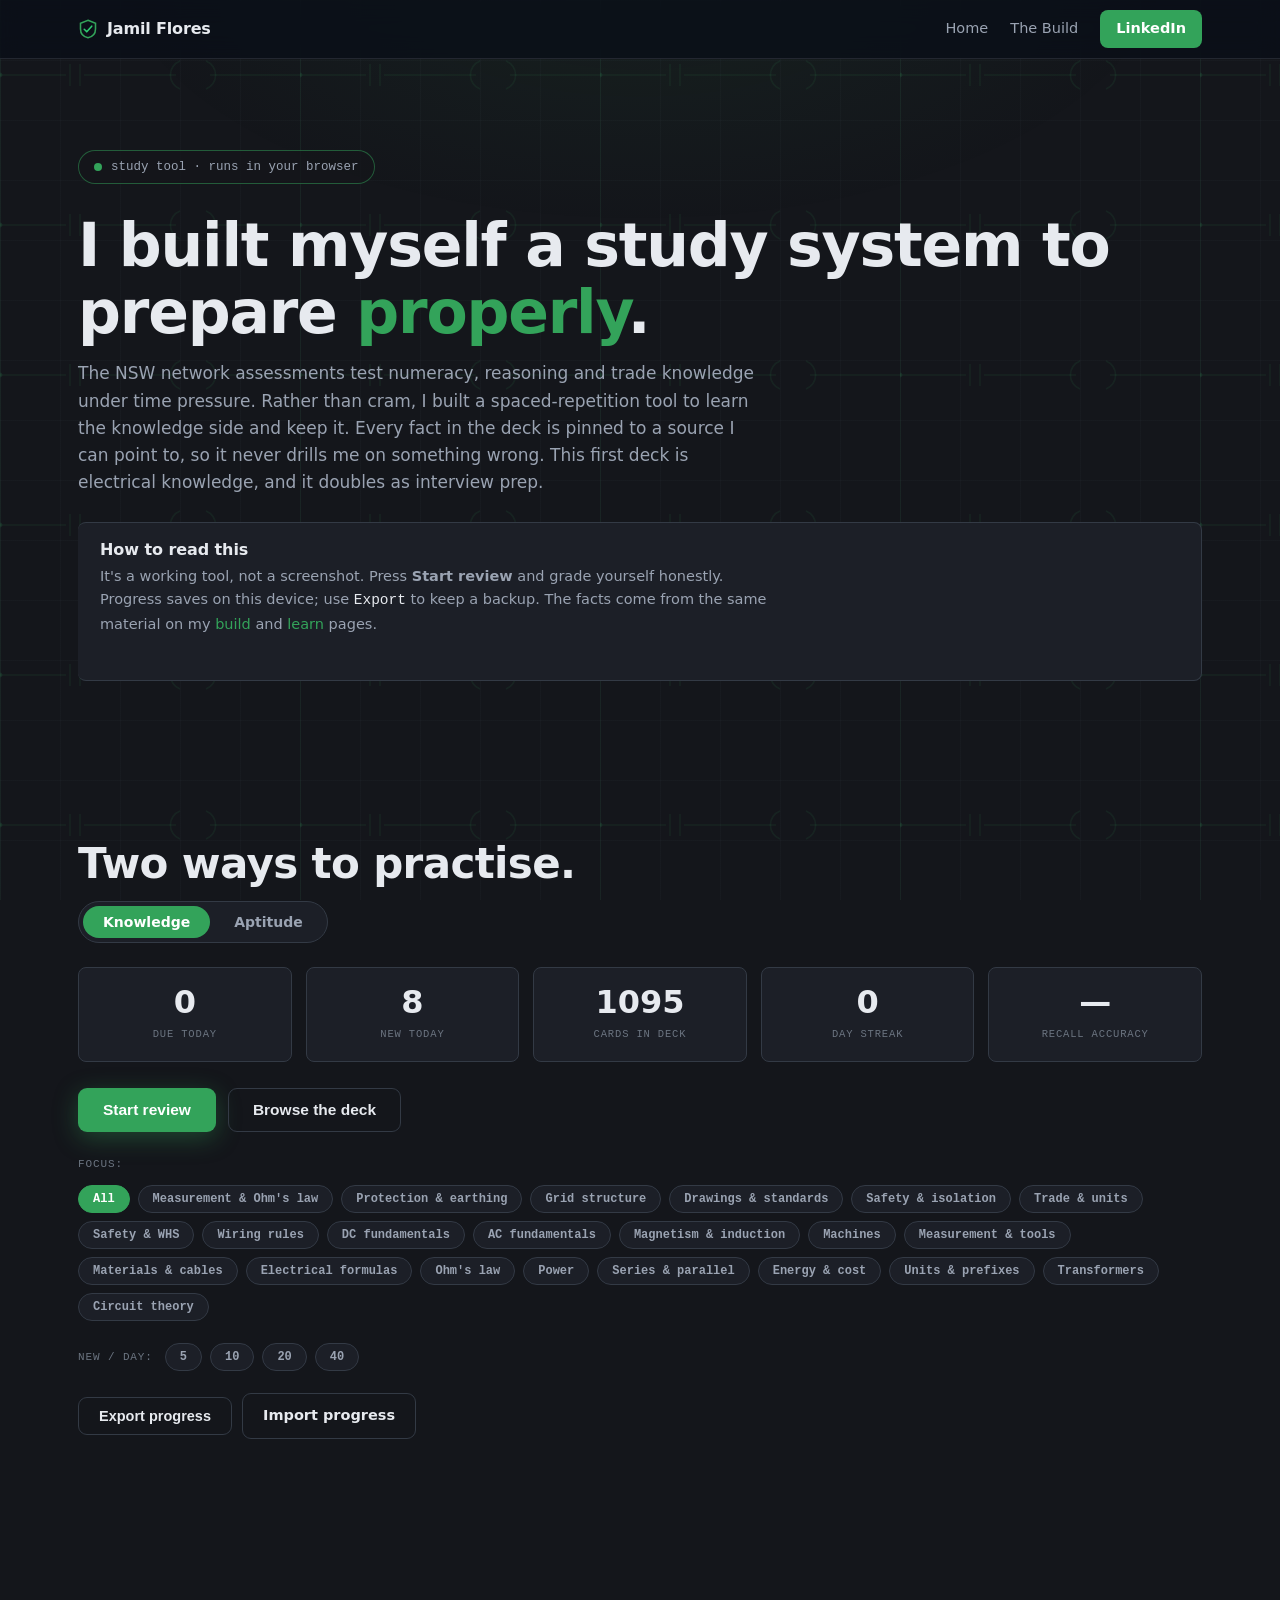
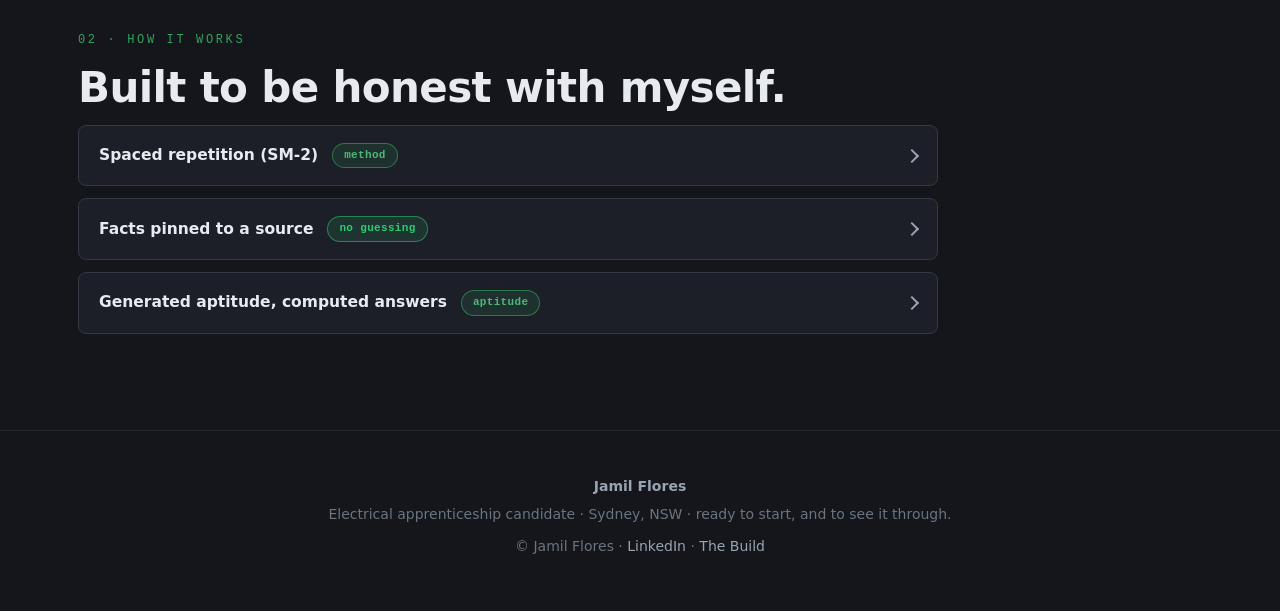
<file: study.html>
<!DOCTYPE html>
<html lang="en">
<head>
<meta charset="UTF-8">
<meta name="viewport" content="width=device-width, initial-scale=1.0">
<meta http-equiv="Content-Security-Policy" content="default-src 'self'; script-src 'self'; style-src 'self' 'unsafe-inline' https://fonts.googleapis.com; font-src https://fonts.gstatic.com; img-src 'self' data:; connect-src 'self'; manifest-src 'self'; worker-src 'self'; base-uri 'self'; object-src 'none'">
<meta name="robots" content="index,follow">
<title>Study tool — Jamil Flores · Aptitude & trade-knowledge prep</title>
<meta name="description" content="A spaced-repetition study tool Jamil Flores built to prepare for the NSW network aptitude assessments. Electrical-knowledge flashcards, every fact pinned to a verified source, with progress saved in the browser.">
<meta name="keywords" content="electrical apprenticeship study, aptitude test prep NSW, spaced repetition, Ausgrid Transgrid Endeavour Essential, Jamil Flores">
<meta name="author" content="Jamil Flores">
<meta name="theme-color" content="#14161b">
<meta property="og:title" content="Study tool — Jamil Flores">
<meta property="og:description" content="A spaced-repetition study tool built to prepare properly for the NSW network aptitude assessments. Every fact pinned to a verified source.">
<meta property="og:type" content="website">
<link rel="icon" href="data:image/svg+xml,%3Csvg xmlns='http://www.w3.org/2000/svg' viewBox='0 0 32 32'%3E%3Cpath d='M16 2 28 7v9c0 7.5-5 12.5-12 14C9 28.5 4 23.5 4 16V7Z' fill='%2314161b' stroke='%2333a35a' stroke-width='2'/%3E%3Cpath d='M10 16.5l4 4 8-9' fill='none' stroke='%232ECC71' stroke-width='2.5' stroke-linecap='round' stroke-linejoin='round'/%3E%3C/svg%3E">
<link rel="preconnect" href="https://fonts.googleapis.com">
<link rel="preconnect" href="https://fonts.gstatic.com" crossorigin>
<link rel="stylesheet" href="https://fonts.googleapis.com/css2?family=IBM+Plex+Mono:wght@400;500&family=IBM+Plex+Sans:wght@400;500;600&family=IBM+Plex+Sans+Condensed:wght@600;700&display=swap">
<link rel="canonical" href="https://jamilf.github.io/Apprenticeship/study.html">
<link rel="manifest" href="manifest.webmanifest">
<link rel="apple-touch-icon" href="icon.svg">
<link rel="stylesheet" href="styles.css">
<noscript>
<style>
  [data-animate] { opacity: 1 !important; transform: none !important; filter: none !important; }
</style>
</noscript>
</head>
<body>
<a class="skip-link" href="#main">Skip to main content</a>

<div class="bg-grid" aria-hidden="true"></div>
<div class="bg-glow" aria-hidden="true"></div>

<nav class="site-nav" aria-label="Site">
  <div class="wrap">
    <a class="nav-brand" href="index.html">
      <svg width="20" height="20" viewBox="0 0 32 32" aria-hidden="true">
        <path d="M16 2 28 7v9c0 7.5-5 12.5-12 14C9 28.5 4 23.5 4 16V7Z" fill="none" stroke="#33a35a" stroke-width="2.5"/>
        <path d="M10 16.5l4 4 8-9" fill="none" stroke="#2ECC71" stroke-width="2.5" stroke-linecap="round" stroke-linejoin="round"/>
      </svg>
      Jamil Flores
    </a>
    <div class="nav-links">
      <a href="index.html">Home</a>
      <a href="feeder-monitor.html">The Build</a>
      <a class="nav-cta" href="https://www.linkedin.com/in/jamilflores" target="_blank" rel="noopener">LinkedIn</a>
    </div>
  </div>
</nav>

<header class="docs-hero app-hero">
  <div class="wrap">
    <div class="hero-badge hero-enter" style="--d:.05s">
      <span class="pulse-dot" aria-hidden="true"></span>
      study tool · runs in your browser
    </div>
    <h1 class="hero-enter" style="--d:.12s">I built myself a study system to prepare <span class="accent">properly</span>.</h1>
    <p class="hero-enter" style="--d:.2s">
      The NSW network assessments test numeracy, reasoning and trade knowledge under time
      pressure. Rather than cram, I built a spaced-repetition tool to learn the knowledge side
      and keep it. Every fact in the deck is pinned to a source I can point to, so it never
      drills me on something wrong. This first deck is electrical knowledge, and it doubles as
      interview prep.
    </p>
    <div class="callout is-status hero-enter" style="--d:.28s">
      <h3>How to read this</h3>
      <p>It's a working tool, not a screenshot. Press <strong>Start review</strong> and grade
      yourself honestly. Progress saves on this device; use <span class="mono">Export</span> to
      keep a backup. The facts come from the same material on my
      <a href="feeder-monitor.html">build</a> and <a href="learn.html">learn</a> pages.</p>
    </div>
  </div>
</header>

<main id="main" tabindex="-1">

<section aria-labelledby="tool-title">
  <div class="wrap">
    <p class="section-kicker" data-animate>01 · The tool</p>
    <h2 class="section-title" id="tool-title" data-animate style="--d:.08s">Two ways to practise.</h2>

    <div id="study-app" data-animate style="--d:.16s">
      <noscript>
        <div class="callout">
          <h3>This tool needs JavaScript</h3>
          <p>The interactive review runs in your browser with JavaScript on. The same facts are
          written out in plain English on the <a href="learn.html">Learn</a> and
          <a href="feeder-monitor.html">Build</a> pages.</p>
        </div>
      </noscript>

      <div class="mode-switch" role="tablist" aria-label="Practice mode">
        <button id="mode-knowledge" class="mode-tab is-active" role="tab" aria-selected="true" type="button">Knowledge</button>
        <button id="mode-aptitude" class="mode-tab" role="tab" aria-selected="false" type="button">Aptitude</button>
      </div>
      <div id="storage-warn" class="storage-warn" role="alert" hidden></div>

      <div id="sr-root">
      <!-- DASHBOARD -->
      <div id="study-dash" class="study-view">
        <div class="study-dash">
          <div class="stat-tile"><span class="stat-num" id="stat-due">0</span><span class="stat-label">Due today</span></div>
          <div class="stat-tile"><span class="stat-num" id="stat-new">0</span><span class="stat-label">New today</span></div>
          <div class="stat-tile"><span class="stat-num" id="stat-total">0</span><span class="stat-label">Cards in deck</span></div>
          <div class="stat-tile"><span class="stat-num" id="stat-streak">0</span><span class="stat-label">Day streak</span></div>
          <div class="stat-tile"><span class="stat-num" id="stat-acc">—</span><span class="stat-label">Recall accuracy</span></div>
        </div>
        <div class="study-controls">
          <button id="start-review" class="btn btn-primary" type="button">Start review</button>
          <button id="browse-toggle" class="btn btn-ghost" type="button">Browse the deck</button>
        </div>
        <div class="study-filter">
          <span class="filter-label">Focus:</span>
          <div class="eli5-chips" id="cat-chips"></div>
        </div>
        <div class="study-filter">
          <span class="filter-label">New / day:</span>
          <div class="eli5-chips" id="newperday-chips"></div>
        </div>
        <div class="study-backup">
          <button id="export-btn" class="btn btn-ghost btn-sm" type="button">Export progress</button>
          <label class="btn btn-ghost btn-sm" for="import-input">Import progress</label>
          <input id="import-input" type="file" accept="application/json" hidden>
          <span id="backup-msg" class="backup-msg" role="status" aria-live="polite"></span>
        </div>
      </div>

      <!-- SESSION -->
      <div id="study-session" class="study-view" hidden>
        <div class="session-top">
          <span class="session-progress" id="session-progress">Reviewed 0</span>
          <button id="end-session" class="btn btn-ghost btn-sm" type="button">End session</button>
        </div>
        <div class="progress-bar" aria-hidden="true"><span id="progress-fill"></span></div>
        <div class="flashcard panel">
          <div class="fc-cat"><span class="chip chip-blue" id="fc-cat"></span></div>
          <div class="fc-front" id="fc-front"></div>
          <div class="fc-back" id="fc-back" hidden>
            <div class="fc-answer" id="fc-answer"></div>
            <p class="fc-source"><span class="src-label">Source</span> <span id="fc-source"></span></p>
          </div>
        </div>
        <div class="fc-actions">
          <button id="reveal-btn" class="btn btn-primary" type="button">Show answer</button>
          <div class="grade-row" id="grade-row" hidden>
            <button class="grade-btn g-again" data-grade="again" type="button">Again<small>1</small></button>
            <button class="grade-btn g-hard" data-grade="hard" type="button">Hard<small>2</small></button>
            <button class="grade-btn g-good" data-grade="good" type="button">Good<small>3</small></button>
            <button class="grade-btn g-easy" data-grade="easy" type="button">Easy<small>4</small></button>
          </div>
        </div>
      </div>

      <!-- SUMMARY -->
      <div id="study-summary" class="study-view" hidden>
        <div class="panel summary-card">
          <h3>Session done.</h3>
          <p id="summary-text"></p>
          <button id="back-dash" class="btn btn-primary" type="button">Back to dashboard</button>
        </div>
      </div>

      <!-- BROWSE -->
      <div id="study-browse" class="study-view" hidden>
        <div class="browse-top">
          <h3 class="browse-title">The deck: every card, with its source</h3>
          <button id="browse-back" class="btn btn-ghost btn-sm" type="button">Back to dashboard</button>
        </div>
        <input id="browse-search" class="eli5-search" type="search" placeholder="Search the deck…" aria-label="Search cards">
        <div id="browse-list"></div>
      </div>
      </div><!-- /#sr-root -->

      <div id="apt-root" hidden>
        <!-- APTITUDE DASHBOARD -->
        <div id="apt-dash" class="apt-view">
          <div class="study-dash">
            <div class="stat-tile"><span class="stat-num" id="apt-best">—</span><span class="stat-label">Mock best</span></div>
            <div class="stat-tile"><span class="stat-num" id="apt-last">—</span><span class="stat-label">Mock last</span></div>
            <div class="stat-tile"><span class="stat-num" id="apt-answered">0</span><span class="stat-label">Questions done</span></div>
            <div class="stat-tile"><span class="stat-num" id="apt-acc">—</span><span class="stat-label">Accuracy</span></div>
            <div class="stat-tile"><span class="stat-num" id="apt-iq">—</span><span class="stat-label">Est. IQ (last)</span></div>
          </div>
          <div class="apt-diag" id="apt-diag"></div>
          <div class="apt-cat-levels" id="apt-cat-levels"></div>
          <div class="study-controls">
            <button id="apt-start-drills" class="btn btn-primary" type="button">Start drills</button>
            <button id="apt-start-speed" class="btn btn-ghost" type="button">Beat the clock (3 min)</button>
            <button id="apt-start-mock" class="btn btn-ghost" type="button">Timed mock — 20 Q / 15 min</button>
            <button id="apt-start-iq" class="btn btn-ghost" type="button">Estimate IQ — 25 Q / 13 min</button>
          </div>
          <div class="study-filter">
            <span class="filter-label">Drill mix:</span>
            <div class="eli5-chips" id="apt-cat-chips"></div>
          </div>
          <p class="apt-hint">Untimed drills give instant feedback and adapt to how you go. The mock is timed, with no feedback until the end. Progress saves on this device; use <strong>Export</strong> on the Knowledge tab to back up everything, aptitude included.</p>
        </div>

        <!-- DRILLS -->
        <div id="apt-drills" class="apt-view" hidden>
          <div class="session-top">
            <span class="session-progress" id="drill-progress" role="status" aria-live="polite">0 correct</span>
            <button id="drill-end" class="btn btn-ghost btn-sm" type="button">End drills</button>
          </div>
          <div id="drill-area"></div>
        </div>

        <!-- MOCK -->
        <div id="apt-mock" class="apt-view" hidden>
          <div class="session-top">
            <span class="mock-timer" id="mock-timer" role="timer" aria-label="Time remaining">15:00</span>
            <span class="session-progress" id="mock-progress" aria-live="polite">Q 1 of 20</span>
            <button id="mock-submit" class="btn btn-ghost btn-sm" type="button">Submit now</button>
          </div>
          <div class="progress-bar" aria-hidden="true"><span id="mock-fill"></span></div>
          <div id="mock-area"></div>
          <div class="mock-nav">
            <button id="mock-prev" class="btn btn-ghost btn-sm" type="button">Previous</button>
            <button id="mock-next" class="btn btn-primary btn-sm" type="button">Next</button>
          </div>
        </div>

        <!-- RESULTS -->
        <div id="apt-results" class="apt-view" hidden>
          <div id="results-area"></div>
          <button id="apt-results-back" class="btn btn-primary" type="button">Back to aptitude</button>
        </div>
      </div><!-- /#apt-root -->

    </div>
  </div>
</section>

<section aria-labelledby="how-title">
  <div class="wrap">
    <p class="section-kicker" data-animate>02 · How it works</p>
    <h2 class="section-title" id="how-title" data-animate style="--d:.08s">Built to be honest with myself.</h2>
    <div class="docs-acc" data-animate style="--d:.16s">
      <details>
        <summary>Spaced repetition (SM-2) <span class="chip chip-blue">method</span><span class="chev" aria-hidden="true"></span></summary>
        <div class="acc-body">
          <p>Each card is scheduled with SM-2, the algorithm behind Anki. Grade a card well and
          the gap before you see it again grows; miss it and it comes back soon. Reviewing right
          before you'd forget is what makes knowledge stick, instead of cramming and losing it.</p>
        </div>
      </details>
      <details>
        <summary>Facts pinned to a source <span class="chip chip-green">no guessing</span><span class="chev" aria-hidden="true"></span></summary>
        <div class="acc-body">
          <p>Every card carries a source. The deck only contains facts already written up and
          checked on this site or standard electrical fundamentals. A study tool that quietly
          teaches you the wrong thing before an exam is worse than no tool, so I built it not to.</p>
        </div>
      </details>
      <details>
        <summary>Generated aptitude, computed answers <span class="chip chip-blue">aptitude</span><span class="chev" aria-hidden="true"></span></summary>
        <div class="acc-body">
          <p>The Aptitude tab generates numeracy, sequence and mechanical-reasoning questions in
          code, so the answer is worked out by the program and can't be wrong. Difficulty adapts to
          how you go, the categories interleave, and the timed mock builds in the part that matters
          most on the day: speed under the clock. Reading and safety questions there are written and
          checked by hand, same rule as the cards.</p>
        </div>
      </details>
    </div>
  </div>
</section>

</main>

<footer>
  <div class="wrap">
    <p class="foot-title">Jamil Flores</p>
    <p>Electrical apprenticeship candidate · Sydney, NSW · ready to start, and to see it through.</p>
    <p class="foot-credit">© Jamil Flores ·
      <a href="https://www.linkedin.com/in/jamilflores" target="_blank" rel="noopener">LinkedIn</a> ·
      <a href="feeder-monitor.html">The Build</a></p>
  </div>
</footer>

<script src="app.js" defer></script>
<script src="study-data.js" defer></script>
<script src="knowledge-gen.js" defer></script>
<script src="study.js" defer></script>
<script src="aptitude-data.js" defer></script>
<script src="aptitude.js" defer></script>
</body>
</html>
</file>
<file: styles.css>
/* ============================================================
   ICS Sentinel — showcase site
   Zero dependencies. System fonts. All visuals inline SVG + CSS.
   ============================================================ */

/* ---------- tokens ---------- */
:root {
  --bg: #14161b;
  --bg-deep: #0e0f13;
  --bg-panel: #1c1f27;
  --bg-raised: #232730;
  --line: #333a45;
  --line-soft: #232730;
  --text: #e7eaef;
  --text-dim: #9aa3b2;
  --text-faint: #6b7480;
  --red: #d64541;
  --red-soft: rgba(214, 69, 65, 0.14);
  --amber: #e9c20a;
  --amber-soft: rgba(233, 194, 10, 0.13);
  --green: #2ecc71;
  --green-soft: rgba(46, 204, 113, 0.12);
  /* --blue is the emerald brand colour (name kept to avoid churn) */
  --blue: #33a35a;
  --blue-soft: rgba(51, 163, 90, 0.14);
  --radius: 8px;
  --earth-bright: #3fbf6c;
  --hazard: #e9c20a;
  --font-sans: "IBM Plex Sans", -apple-system, BlinkMacSystemFont, "Segoe UI",
    system-ui, Arial, sans-serif;
  --font-display: "IBM Plex Sans Condensed", "IBM Plex Sans", -apple-system,
    "Segoe UI", system-ui, Arial, sans-serif;
  --font-mono: "IBM Plex Mono", ui-monospace, "SF Mono", Menlo, Consolas, monospace;
  --maxw: 1180px;
}

/* ---------- reset ---------- */
*, *::before, *::after { box-sizing: border-box; }
html {
  scroll-behavior: smooth;
  overflow-x: hidden;
  overflow-x: clip;
}
body {
  margin: 0;
  background: var(--bg);
  color: var(--text);
  font-family: var(--font-sans);
  font-size: 17px;
  line-height: 1.6;
  -webkit-font-smoothing: antialiased;
  overflow-x: hidden;
}
h1, h2, h3, h4 {
  margin: 0;
  line-height: 1.12;
  font-family: var(--font-display);
  font-weight: 600;
  letter-spacing: -0.005em;
}
p { margin: 0; }
a { color: var(--blue); text-decoration: none; }
a:hover { text-decoration: underline; }
svg { display: block; }

.mono { font-family: var(--font-mono); }

/* ---------- ambient background: PLC ladder-logic schematic ---------- */
.bg-grid {
  position: fixed;
  inset: 0;
  z-index: -2;
  background-image:
    url("data:image/svg+xml,%3Csvg%20xmlns%3D%27http%3A%2F%2Fwww.w3.org%2F2000%2Fsvg%27%20width%3D%27300%27%20height%3D%27150%27%3E%3Cg%20fill%3D%27none%27%20stroke%3D%27%2333a35a%27%20stroke-opacity%3D%270.10%27%20stroke-width%3D%271.5%27%3E%3Cpath%20d%3D%27M0%200V150%27%2F%3E%3Cpath%20d%3D%27M0%2075H66%27%2F%3E%3Cpath%20d%3D%27M70%2064V86M80%2064V86%27%2F%3E%3Cpath%20d%3D%27M84%2075H176%27%2F%3E%3Cpath%20d%3D%27M180%2061A15%2015%200%200%200%20180%2089%27%2F%3E%3Cpath%20d%3D%27M206%2061A15%2015%200%200%201%20206%2089%27%2F%3E%3Cpath%20d%3D%27M210%2075H300%27%2F%3E%3C%2Fg%3E%3Cg%20fill%3D%27%2333a35a%27%20fill-opacity%3D%270.14%27%3E%3Ccircle%20cx%3D%270%27%20cy%3D%2775%27%20r%3D%272.4%27%2F%3E%3C%2Fg%3E%3C%2Fsvg%3E"),
    linear-gradient(rgba(120, 140, 170, 0.04) 1px, transparent 1px),
    linear-gradient(90deg, rgba(120, 140, 170, 0.04) 1px, transparent 1px);
  background-size: 300px 150px, 60px 60px, 60px 60px;
  mask-image: radial-gradient(ellipse 150% 125% at 50% 32%, #000 58%, transparent 100%);
  -webkit-mask-image: radial-gradient(ellipse 150% 125% at 50% 32%, #000 58%, transparent 100%);
}
/* faint static depth wash (no animation) */
.bg-glow {
  position: fixed;
  z-index: -1;
  inset: 0;
  pointer-events: none;
  background: radial-gradient(ellipse 70% 50% at 50% -5%,
    rgba(51, 163, 90, 0.08), transparent 60%);
}


/* ---------- layout ---------- */
.wrap {
  max-width: var(--maxw);
  margin: 0 auto;
  padding: 0 28px;
}
section { padding: 96px 0; position: relative; }

.section-kicker {
  font-family: var(--font-mono);
  font-size: 12px;
  letter-spacing: 0.22em;
  text-transform: uppercase;
  color: var(--blue);
  margin-bottom: 14px;
}
.section-title {
  font-size: clamp(28px, 4vw, 42px);
  font-weight: 700;
  letter-spacing: -0.015em;
  margin-bottom: 14px;
}
.section-sub {
  color: var(--text-dim);
  max-width: 720px;
  margin-bottom: 48px;
}

/* ---------- scroll-reveal base ---------- */
[data-animate] {
  opacity: 0;
  transform: translateY(26px);
  transition: opacity 0.7s cubic-bezier(0.22, 1, 0.36, 1),
              transform 0.7s cubic-bezier(0.22, 1, 0.36, 1),
              filter 0.7s cubic-bezier(0.22, 1, 0.36, 1);
  transition-delay: var(--d, 0s);
}
[data-animate].in-view {
  opacity: 1;
  transform: none;
}
[data-animate="left"]  { transform: translateX(-40px); }
[data-animate="right"] { transform: translateX(40px); }
[data-animate="pop"]   { transform: scale(0.92) translateY(12px); }

/* ---------- panels (terminal style) ---------- */
.panel {
  background: var(--bg-panel);
  border: 1px solid var(--line);
  border-radius: var(--radius);
  box-shadow: 0 12px 40px rgba(0, 0, 0, 0.35), inset 0 1px 0 rgba(255, 255, 255, 0.03);
  overflow: hidden;
}
.panel-bar {
  display: flex;
  align-items: center;
  gap: 10px;
  padding: 10px 16px;
  background: var(--bg-raised);
  border-bottom: 1px solid var(--line);
  font-family: var(--font-mono);
  font-size: 12.5px;
  color: var(--text-dim);
}
.panel-dots { display: flex; gap: 6px; }
.panel-dots span {
  width: 11px; height: 11px; border-radius: 50%;
  background: var(--line);
}
.panel-dots span:nth-child(1) { background: #e0564f; }
.panel-dots span:nth-child(2) { background: #f0b429; }
.panel-dots span:nth-child(3) { background: #34c26b; }
.panel-body { padding: 22px 24px; }

/* ---------- chips / badges ---------- */
.chip {
  display: inline-flex;
  align-items: center;
  gap: 6px;
  font-family: var(--font-mono);
  font-size: 12px;
  font-weight: 600;
  letter-spacing: 0.03em;
  padding: 3px 11px;
  border-radius: 999px;
  border: 1px solid currentColor;
  white-space: nowrap;
}
.chip-attack  { color: var(--amber); background: var(--amber-soft); }
.chip-red     { color: #ff7a75;      background: var(--red-soft); border-color: rgba(214,69,65,.65); }
.chip-blue    { color: #4fb877;      background: var(--blue-soft); border-color: rgba(51,163,90,.65); }
.chip-green   { color: var(--green); background: var(--green-soft); border-color: rgba(46,204,113,.55); }
.chip-dim     { color: var(--text-faint); background: rgba(141,160,184,.07); border-color: var(--line); }

/* ============================================================
   HERO
   ============================================================ */
.hero {
  min-height: 100svh;
  display: flex;
  flex-direction: column;
  justify-content: center;
  padding: 110px 0 70px;
}
.hero .wrap { position: relative; }

.hero-badge {
  display: inline-flex;
  align-items: center;
  gap: 9px;
  font-family: var(--font-mono);
  font-size: 12.5px;
  color: var(--text-dim);
  border: 1px solid var(--line);
  background: rgba(20, 22, 27, 0.7);
  border-radius: 999px;
  padding: 6px 15px;
  margin-bottom: 28px;
}
.hero-badge .pulse-dot {
  width: 8px; height: 8px; border-radius: 50%;
  background: var(--green);
  box-shadow: 0 0 0 0 rgba(46, 204, 113, 0.55);
  animation: dotPulse 2.4s ease-out infinite;
}
@keyframes dotPulse {
  0%   { box-shadow: 0 0 0 0 rgba(46, 204, 113, 0.55); }
  70%  { box-shadow: 0 0 0 9px rgba(46, 204, 113, 0); }
  100% { box-shadow: 0 0 0 0 rgba(46, 204, 113, 0); }
}

.hero h1 {
  font-family: var(--font-display);
  font-size: clamp(46px, 8vw, 84px);
  font-weight: 700;
  letter-spacing: -0.02em;
  margin-bottom: 8px;
  color: var(--text);
}
.hero-tagline {
  font-size: clamp(20px, 2.6vw, 27px);
  font-weight: 600;
  color: var(--text);
  margin-bottom: 18px;
}
.hero-oneliner {
  max-width: 660px;
  color: var(--text-dim);
  font-size: 17.5px;
  margin-bottom: 38px;
}
.hero-oneliner strong { color: var(--text); }

.hook-stat {
  position: relative;
  max-width: 660px;
  border: 1px solid rgba(214, 69, 65, 0.55);
  background: linear-gradient(180deg, rgba(214, 69, 65, 0.09), rgba(214, 69, 65, 0.03));
  border-radius: var(--radius);
  padding: 20px 24px 20px 56px;
  margin-bottom: 40px;
  animation: alertPulse 2.2s ease-in-out 0.9s 3;
}
.hook-stat::before {
  content: "!";
  position: absolute;
  left: 20px; top: 21px;
  width: 24px; height: 24px;
  border-radius: 6px;
  background: var(--red);
  color: #fff;
  font-weight: 800;
  font-size: 16px;
  display: flex; align-items: center; justify-content: center;
}
.hook-stat p { color: var(--text-dim); font-size: 16px; }
.hook-stat strong { color: #ffb1ad; }
@keyframes alertPulse {
  0%, 100% { box-shadow: 0 0 0 0 rgba(214, 69, 65, 0); }
  50%      { box-shadow: 0 0 34px 2px rgba(214, 69, 65, 0.30); }
}

.hero-ctas { display: flex; flex-wrap: wrap; gap: 16px; align-items: center; }
.btn {
  display: inline-flex;
  align-items: center;
  gap: 8px;
  font-weight: 600;
  font-size: 15.5px;
  padding: 12px 24px;
  border-radius: 9px;
  border: 1px solid transparent;
  cursor: pointer;
  transition: transform 0.2s ease, box-shadow 0.2s ease, background 0.2s ease;
}
.btn-primary {
  background: var(--blue);
  color: #fff;
  box-shadow: 0 6px 24px rgba(51, 163, 90, 0.35);
}
.btn-primary:hover {
  transform: translateY(-2px);
  box-shadow: 0 10px 30px rgba(51, 163, 90, 0.5);
  text-decoration: none;
}
.cmd-pill {
  font-family: var(--font-mono);
  font-size: 14.5px;
  color: var(--green);
  background: var(--bg-panel);
  border: 1px solid var(--line);
  border-radius: 9px;
  padding: 12px 20px;
  display: inline-flex;
  align-items: center;
  gap: 9px;
}
.cmd-pill .prompt-char { color: var(--text-faint); }
.cursor {
  display: inline-block;
  width: 8px; height: 17px;
  background: var(--green);
  vertical-align: text-bottom;
  animation: blink 1.1s steps(1) infinite;
}
@keyframes blink { 50% { opacity: 0; } }

/* hero entrance — load-time stagger */
.hero-enter {
  opacity: 0;
  transform: translateY(24px);
  animation: heroIn 0.85s cubic-bezier(0.22, 1, 0.36, 1) forwards;
  animation-delay: var(--d, 0s);
}
@keyframes heroIn { to { opacity: 1; transform: none; } }

/* hero background packet line */
.hero-line {
  position: absolute;
  left: 0; right: 0;
  bottom: -34px;
  height: 2px;
  pointer-events: none;
}
.hero-line .track {
  position: absolute; inset: 0;
  background: linear-gradient(90deg, transparent, var(--line) 15%, var(--line) 85%, transparent);
}
.hero-line .packet {
  position: absolute;
  top: 50%;
  left: 0;
  width: 56px; height: 3px;
  border-radius: 3px;
  transform: translateY(-50%);
  background: linear-gradient(90deg, transparent, var(--green));
  box-shadow: 0 0 10px rgba(46, 204, 113, 0.7);
  animation: packetSlide 5.5s linear infinite;
}
@keyframes packetSlide {
  from { left: -8%; opacity: 0; }
  8%   { opacity: 1; }
  92%  { opacity: 1; }
  to   { left: 104%; opacity: 0; }
}

.scroll-cue {
  position: absolute;
  left: 50%;
  bottom: 26px;
  transform: translateX(-50%);
  color: var(--text-faint);
  animation: bob 2.2s ease-in-out infinite;
}
@keyframes bob {
  0%, 100% { transform: translateX(-50%) translateY(0); }
  50%      { transform: translateX(-50%) translateY(9px); }
}

/* ============================================================
   PIPELINE FUNNEL
   ============================================================ */
.funnel-svg-box { margin-bottom: 36px; }
.funnel-svg-box svg { width: 100%; height: auto; }

/* funnel bands wipe in left→right */
.funnel-band {
  clip-path: inset(0 100% 0 0);
  transition: clip-path 0.9s cubic-bezier(0.45, 0, 0.2, 1);
  transition-delay: var(--d, 0s);
}
.funnel-go .funnel-band { clip-path: inset(0 0 0 0); }

/* funnel stage node circles pop */
.funnel-node {
  opacity: 0;
  transform: scale(0.5);
  transform-origin: center;
  transform-box: fill-box;
  transition: opacity 0.5s ease, transform 0.5s cubic-bezier(0.34, 1.56, 0.64, 1);
  transition-delay: var(--d, 0s);
}
.funnel-go .funnel-node { opacity: 1; transform: scale(1); }

/* packets along the funnel spine */
.spine-packet {
  offset-path: path("M 40 180 L 1160 180");
  offset-distance: 0%;
  animation: spineFlow var(--dur, 7s) linear infinite;
  animation-delay: var(--ad, 0s);
  opacity: 0;
}
.funnel-go .spine-packet { opacity: 1; }
@keyframes spineFlow {
  from { offset-distance: 0%; }
  to   { offset-distance: 100%; }
}

/* pulsing critical ring at the end of the funnel */
.crit-ring {
  transform-origin: center;
  transform-box: fill-box;
  animation: critRing 2.4s ease-out infinite;
  opacity: 0;
}
.funnel-go .crit-ring { opacity: 1; }
@keyframes critRing {
  0%   { transform: scale(0.55); opacity: 0.9; }
  80%  { transform: scale(1.5);  opacity: 0; }
  100% { transform: scale(1.5);  opacity: 0; }
}

.stage-cards {
  display: grid;
  grid-template-columns: repeat(5, 1fr);
  gap: 16px;
}
.stage-card {
  background: var(--bg-panel);
  border: 1px solid var(--line);
  border-radius: var(--radius);
  padding: 20px 18px;
  position: relative;
  transition: border-color 0.3s ease, transform 0.3s ease;
}
.stage-card:hover { border-color: var(--blue); transform: translateY(-4px); }
.stage-card .stage-num {
  font-family: var(--font-mono);
  font-size: 11px;
  color: var(--text-faint);
  letter-spacing: 0.18em;
  margin-bottom: 10px;
}
.stage-card h3 {
  font-size: 15.5px;
  font-weight: 800;
  text-transform: uppercase;
  letter-spacing: 0.06em;
  margin-bottom: 6px;
}
.stage-card .stage-stat {
  font-family: var(--font-mono);
  font-variant-numeric: tabular-nums;
  font-size: 26px;
  font-weight: 700;
  color: var(--blue);
  margin-bottom: 10px;
}
.stage-card.is-critical .stage-stat { color: var(--red); }
.stage-card p { font-size: 13.5px; color: var(--text-dim); line-height: 1.55; }
.stage-card.is-critical { border-top: 2px solid var(--red); }

.funnel-readout {
  margin-top: 34px;
  display: flex;
  justify-content: center;
  align-items: baseline;
  flex-wrap: wrap;
  gap: 10px 18px;
  font-family: var(--font-mono);
  font-size: clamp(15px, 2.4vw, 21px);
  color: var(--text-dim);
}
.funnel-readout b {
  font-variant-numeric: tabular-nums;
  font-size: 1.35em;
  color: var(--text);
}
.funnel-readout .ro-crit b { color: var(--red); }
.funnel-readout .arrow { color: var(--text-faint); }

/* ============================================================
   PLANT MAP + MATCHUP
   ============================================================ */
.plant-grid {
  display: grid;
  grid-template-columns: minmax(0, 1.08fr) minmax(0, 1fr);
  gap: 40px;
  align-items: start;
}
.plant-map {
  position: sticky;
  top: 48px;
  align-self: start;
}
.plant-map svg { width: 100%; height: auto; }

/* trust boundary draw-in + marching dashes */
.boundary {
  stroke-dasharray: 10 8;
  animation: dashMarch 30s linear infinite;
}
@keyframes dashMarch { to { stroke-dashoffset: -360; } }

.map-node {
  opacity: 0;
  transform: scale(0.9) translateY(8px);
  transform-origin: center;
  transform-box: fill-box;
  transition: opacity 0.55s ease, transform 0.55s cubic-bezier(0.34, 1.56, 0.64, 1);
  transition-delay: var(--d, 0s);
}
.map-go .map-node { opacity: 1; transform: none; }

.map-edge {
  stroke-dasharray: 600;
  stroke-dashoffset: 600;
  transition: stroke-dashoffset 1.4s ease;
  transition-delay: var(--d, 0s);
}
.map-go .map-edge { stroke-dashoffset: 0; }

/* legit green packets */
.map-packet-g { opacity: 0; }
.map-go .map-packet-g { opacity: 1; }
.mp {
  animation: mpFlow var(--dur, 4s) linear infinite;
  animation-delay: var(--ad, 0s);
}
@keyframes mpFlow {
  0%   { offset-distance: 0%; opacity: 0; }
  6%   { opacity: 1; }
  88%  { opacity: 1; }
  100% { offset-distance: 100%; opacity: 0; }
}

/* attack burst: fast red dot every 5s + impact ring on PLC-2 */
.mp-attack {
  offset-path: path("M 150 552 C 330 545 600 520 668 430");
  animation: mpAttack 5s cubic-bezier(0.6, 0, 0.9, 0.4) infinite;
}
@keyframes mpAttack {
  0%, 70%  { offset-distance: 0%; opacity: 0; }
  72%      { opacity: 1; }
  86%      { offset-distance: 100%; opacity: 1; }
  87%, 100%{ offset-distance: 100%; opacity: 0; }
}
.impact-ring {
  transform-origin: center;
  transform-box: fill-box;
  opacity: 0;
  animation: impact 5s ease-out infinite;
}
@keyframes impact {
  0%, 85%  { transform: scale(0.4); opacity: 0; }
  87%      { opacity: 0.95; }
  100%     { transform: scale(2.1); opacity: 0; }
}
.attacker-glow {
  transform-origin: center;
  transform-box: fill-box;
  animation: attackerBreath 3s ease-in-out infinite;
}
@keyframes attackerBreath {
  0%, 100% { opacity: 0.25; transform: scale(1); }
  50%      { opacity: 0.6;  transform: scale(1.12); }
}

.map-legend {
  display: flex;
  flex-wrap: wrap;
  gap: 10px 22px;
  margin-top: 18px;
  font-size: 13.5px;
  color: var(--text-dim);
}
.map-legend .key {
  display: inline-flex; align-items: center; gap: 8px;
}
.map-legend .swatch { width: 22px; height: 3px; border-radius: 2px; }
.swatch-green { background: var(--green); }
.swatch-red { background: var(--red); }
.swatch-dash {
  width: 22px; height: 0;
  border-top: 2px dashed var(--text-faint);
  background: none;
}

/* ---------- matchup rows ---------- */
.matchup-list { display: flex; flex-direction: column; gap: 14px; }
.matchup-row {
  display: grid;
  grid-template-columns: minmax(0, 1fr) 34px minmax(0, 1fr);
  align-items: stretch;
  gap: 0;
}
.mu-cell {
  border-radius: var(--radius);
  padding: 15px 17px;
  border: 1px solid var(--line);
  background: var(--bg-panel);
  min-width: 0;
}
.mu-attack {
  border-left: 3px solid var(--red);
  background: linear-gradient(90deg, rgba(214, 69, 65, 0.07), var(--bg-panel) 55%);
}
.mu-detect {
  border-left: 3px solid var(--blue);
  background: linear-gradient(90deg, rgba(51, 163, 90, 0.08), var(--bg-panel) 55%);
}
.mu-cell h4 { font-size: 14.5px; font-weight: 700; margin-bottom: 4px; }
.mu-attack h4 { color: #ff8d88; }
.mu-detect h4 { color: #4fb877; }
.mu-cell p { font-size: 13px; color: var(--text-dim); line-height: 1.5; }
.mu-cell .chips { margin-top: 9px; display: flex; flex-wrap: wrap; gap: 6px; }

.mu-vs {
  display: flex;
  align-items: center;
  justify-content: center;
  position: relative;
}
.mu-vs::before {
  content: "";
  position: absolute;
  left: 0; right: 0; top: 50%;
  height: 2px;
  background: linear-gradient(90deg, var(--red), var(--blue));
  transform: scaleX(0);
  transform-origin: left;
  transition: transform 0.6s ease;
  transition-delay: calc(var(--d, 0s) + 0.35s);
}
.matchup-row.in-view .mu-vs::before { transform: scaleX(1); }

/* chips bounce in after the row */
.mu-cell .chips .chip {
  opacity: 0;
  transform: scale(0.6);
  transition: opacity 0.4s ease, transform 0.45s cubic-bezier(0.34, 1.56, 0.64, 1);
  transition-delay: calc(var(--d, 0s) + 0.55s);
}
.matchup-row.in-view .chips .chip { opacity: 1; transform: scale(1); }

/* matchup row slide-in halves */
.matchup-row .mu-attack,
.matchup-row .mu-detect {
  opacity: 0;
  transition: opacity 0.6s ease, transform 0.6s cubic-bezier(0.22, 1, 0.36, 1);
  transition-delay: var(--d, 0s);
}
.matchup-row .mu-attack { transform: translateX(-36px); }
.matchup-row .mu-detect { transform: translateX(36px); }
.matchup-row.in-view .mu-attack,
.matchup-row.in-view .mu-detect { opacity: 1; transform: none; }

/* ---------- severity donut ---------- */
.severity-box {
  margin-top: 36px;
  display: flex;
  align-items: center;
  gap: 36px;
  flex-wrap: wrap;
}
.donut-wrap { position: relative; width: 210px; height: 210px; flex: none; }
.donut-wrap svg { width: 100%; height: 100%; }
.donut-seg {
  fill: none;
  stroke-linecap: butt;
  transition: stroke-dashoffset 1.1s cubic-bezier(0.45, 0, 0.2, 1);
  transition-delay: var(--d, 0s);
}
.donut-center {
  position: absolute;
  inset: 0;
  display: flex;
  flex-direction: column;
  align-items: center;
  justify-content: center;
  text-align: center;
  pointer-events: none;
}
.donut-center b {
  font-family: var(--font-mono);
  font-variant-numeric: tabular-nums;
  font-size: 40px;
  font-weight: 700;
}
.donut-center span {
  font-size: 12.5px;
  letter-spacing: 0.14em;
  text-transform: uppercase;
  color: var(--text-dim);
}
.sev-glow { filter: drop-shadow(0 0 6px rgba(214, 69, 65, 0.8)); }

.sev-legend { display: flex; flex-direction: column; gap: 11px; min-width: 220px; }
.sev-row {
  display: grid;
  grid-template-columns: 14px 92px 1fr 26px;
  align-items: center;
  gap: 12px;
  font-size: 14.5px;
}
.sev-row .dot { width: 12px; height: 12px; border-radius: 4px; }
.sev-row .bar-track {
  height: 7px;
  border-radius: 4px;
  background: var(--line-soft);
  overflow: hidden;
}
.sev-row .bar {
  display: block;
  height: 100%;
  border-radius: 4px;
  transform: scaleX(0);
  transform-origin: left;
  transition: transform 0.9s cubic-bezier(0.45, 0, 0.2, 1);
  transition-delay: var(--d, 0s);
}
.in-view .sev-row .bar,
.sev-rows-go .sev-row .bar { transform: scaleX(1); }
.sev-row .count {
  font-family: var(--font-mono);
  font-variant-numeric: tabular-nums;
  font-weight: 700;
  text-align: right;
}

/* ---------- SVG text + helpers ---------- */
.svg-title {
  font-family: var(--font-mono);
  font-size: 12px;
  letter-spacing: 0.2em;
  fill: var(--text-faint);
}
.svg-name { font-family: var(--font-sans); font-weight: 700; font-size: 15px; fill: var(--text); }
.svg-name-red { fill: #ff8d88; }
.svg-ip { font-family: var(--font-mono); font-size: 12.5px; fill: #4fb877; }
.svg-ip-red { fill: #ff7a75; }
.svg-note { font-family: var(--font-sans); font-size: 11.5px; fill: var(--text-dim); }
.svg-mono-sm { font-family: var(--font-mono); font-size: 11.5px; fill: var(--text-dim); }
.svg-q {
  font-family: var(--font-mono);
  font-size: 17px;
  font-weight: 700;
  fill: #ff7a75;
  text-anchor: middle;
}
.svg-stage {
  font-family: var(--font-sans);
  font-weight: 800;
  font-size: 15px;
  letter-spacing: 0.07em;
  text-transform: uppercase;
  fill: var(--text);
  text-anchor: middle;
}
.svg-stage-sub {
  font-family: var(--font-mono);
  font-size: 13px;
  fill: var(--text-dim);
  text-anchor: middle;
}
.svg-crit { fill: #ff7a75; font-weight: 700; }

/* donut sweep trigger (overrides the presentation attributes) */
.donut-go .donut-seg { stroke-dashoffset: 0; }

.sev-note {
  margin-top: 6px;
  font-size: 12.5px;
  color: var(--text-faint);
}

/* ============================================================
   TRIAGE TERMINAL
   ============================================================ */
.triage-panel { max-width: 860px; margin: 0 auto; }
.triage-panel .panel-body {
  font-family: var(--font-mono);
  font-size: 14.5px;
  line-height: 1.75;
  padding: 26px 30px;
}
.mode-badges { margin-left: auto; display: flex; gap: 8px; }
.badge-ai {
  animation: aiBreath 3s ease-in-out infinite;
}
@keyframes aiBreath {
  0%, 100% { box-shadow: 0 0 0 0 rgba(51, 163, 90, 0); }
  50%      { box-shadow: 0 0 14px 1px rgba(51, 163, 90, 0.55); }
}

.t-line {
  white-space: pre-wrap;
  word-break: break-word;
  min-height: 1.75em;
}
.t-line.t-hidden { opacity: 0; }
.t-line.t-shown { opacity: 1; transition: opacity 0.18s ease; }

.t-sev { color: var(--red); font-weight: 700; }
.t-key { color: var(--text-faint); }
.t-val { color: var(--text); }
.t-num { color: var(--amber); }
.t-tech { color: var(--amber); }
.t-good { color: var(--green); }
.t-quote { color: var(--text-dim); }
.t-action { color: #4fb877; }
.t-blank { min-height: 0.9em; }

.triage-cursor {
  display: inline-block;
  width: 9px; height: 16px;
  background: var(--text-dim);
  vertical-align: -2px;
  animation: blink 1.1s steps(1) infinite;
}

.triage-panel.crit-flash {
  animation: critFlash 1.4s ease-out 1;
}
@keyframes critFlash {
  0%  { box-shadow: 0 0 0 0 rgba(214, 69, 65, 0); border-color: var(--line); }
  35% { box-shadow: 0 0 50px 4px rgba(214, 69, 65, 0.4); border-color: rgba(214, 69, 65, 0.8); }
  100%{ box-shadow: 0 12px 40px rgba(0, 0, 0, 0.35); border-color: var(--line); }
}

.triage-note {
  text-align: center;
  color: var(--text-faint);
  font-size: 13.5px;
  margin-top: 18px;
}
.triage-note .chip { font-size: 11px; padding: 1px 9px; }

/* ============================================================
   STAT STRIP + FOOTER
   ============================================================ */
.stat-strip {
  display: grid;
  grid-template-columns: repeat(5, 1fr);
  gap: 16px;
}
.stat-card {
  background: var(--bg-panel);
  border: 1px solid var(--line);
  border-radius: var(--radius);
  padding: 24px 20px;
  text-align: center;
  transition: border-color 0.3s ease, transform 0.3s ease;
}
.stat-card:hover { border-color: var(--green); transform: translateY(-4px); }
.stat-card .big {
  font-family: var(--font-mono);
  font-variant-numeric: tabular-nums;
  font-size: 38px;
  font-weight: 700;
  color: var(--green);
  line-height: 1.1;
}
.stat-card .big .unit { font-size: 0.55em; color: var(--text-dim); }
.stat-card .label {
  margin-top: 8px;
  font-size: 13.5px;
  color: var(--text-dim);
  line-height: 1.45;
}
.stat-card .label .mono { font-size: 12px; color: var(--text); }
.stat-card.flash-zero .big { animation: zeroFlash 1.2s ease 1; }
@keyframes zeroFlash {
  0%   { text-shadow: none; }
  40%  { text-shadow: 0 0 22px rgba(46, 204, 113, 0.95); }
  100% { text-shadow: none; }
}

footer {
  border-top: 1px solid var(--line-soft);
  padding: 44px 0 54px;
  text-align: center;
  color: var(--text-faint);
  font-size: 14px;
}
footer .cmd-pill { margin-bottom: 20px; }
footer .foot-title { color: var(--text-dim); font-weight: 700; margin-bottom: 6px; }

/* ============================================================
   SITE NAV
   ============================================================ */
.site-nav {
  position: fixed;
  top: 0; left: 0; right: 0;
  z-index: 50;
  background: rgba(10, 15, 24, 0.78);
  backdrop-filter: blur(12px);
  -webkit-backdrop-filter: blur(12px);
  border-bottom: 1px solid var(--line-soft);
}
.site-nav .wrap {
  display: flex;
  align-items: center;
  gap: 26px;
  height: 58px;
}
.nav-brand {
  display: inline-flex;
  align-items: center;
  gap: 9px;
  font-weight: 800;
  font-size: 16px;
  letter-spacing: -0.01em;
  color: var(--text);
}
.nav-brand:hover { text-decoration: none; color: #fff; }
.nav-brand svg { flex: none; }
.nav-links {
  margin-left: auto;
  display: flex;
  align-items: center;
  gap: 22px;
  font-size: 14.5px;
}
.nav-links a { color: var(--text-dim); }
.nav-links a:hover { color: var(--text); text-decoration: none; }
.nav-links a.is-active { color: var(--text); font-weight: 600; }
.nav-links .nav-cta {
  color: #fff;
  background: var(--blue);
  padding: 7px 16px;
  border-radius: 8px;
  font-weight: 600;
}
.nav-links .nav-cta:hover { background: #2b8f4e; }

.btn-ghost {
  background: transparent;
  color: var(--text);
  border: 1px solid var(--line);
}
.btn-ghost:hover {
  border-color: var(--blue);
  color: #fff;
  transform: translateY(-2px);
  text-decoration: none;
}

/* ============================================================
   DOCS PAGE — hero-lite + quickstart steps
   ============================================================ */
.docs-hero { padding: 150px 0 30px; }
.docs-hero h1 {
  font-family: var(--font-display);
  font-size: clamp(36px, 5.8vw, 60px);
  font-weight: 700;
  letter-spacing: -0.02em;
  margin-bottom: 14px;
}
.docs-hero h1 .accent { color: var(--earth-bright); }
.docs-hero p { max-width: 680px; color: var(--text-dim); margin-bottom: 26px; }

.steps { display: flex; flex-direction: column; gap: 18px; max-width: 860px; }
.step-card {
  display: grid;
  grid-template-columns: 52px 1fr;
  gap: 18px;
  background: var(--bg-panel);
  border: 1px solid var(--line);
  border-radius: var(--radius);
  padding: 22px 24px;
  transition: border-color 0.3s ease, transform 0.3s ease;
}
.step-card:hover { border-color: var(--blue); transform: translateX(4px); }
.step-num {
  width: 44px; height: 44px;
  border-radius: 50%;
  border: 2px solid var(--blue);
  color: var(--blue);
  background: var(--blue-soft);
  font-family: var(--font-mono);
  font-size: 18px;
  font-weight: 700;
  display: flex; align-items: center; justify-content: center;
}
.step-card.step-optional .step-num {
  border-color: var(--amber);
  color: var(--amber);
  background: var(--amber-soft);
}
.step-card.step-done .step-num {
  border-color: var(--green);
  color: var(--green);
  background: var(--green-soft);
}
.step-body { min-width: 0; }
.step-body h3 {
  font-size: 17px;
  font-weight: 700;
  margin-bottom: 4px;
  display: flex;
  align-items: center;
  gap: 10px;
  flex-wrap: wrap;
}
.step-body > p { font-size: 14.5px; color: var(--text-dim); margin-bottom: 12px; }
.step-body > p .mono { color: var(--text); font-size: 13px; }

.code-row {
  display: flex;
  align-items: center;
  gap: 12px;
  background: var(--bg-deep);
  border: 1px solid var(--line-soft);
  border-radius: 8px;
  padding: 11px 14px;
  margin-top: 8px;
}
.code-row code {
  min-width: 0;
  font-family: var(--font-mono);
  font-size: 14px;
  color: var(--green);
  overflow-x: auto;
  white-space: nowrap;
  flex: 1;
  scrollbar-width: none;
}
.code-row code .c-dim { color: var(--text-faint); }
.copy-btn {
  flex: none;
  font-family: var(--font-mono);
  font-size: 12px;
  color: var(--text-dim);
  background: var(--bg-raised);
  border: 1px solid var(--line);
  border-radius: 6px;
  padding: 5px 12px;
  cursor: pointer;
  transition: color 0.2s ease, border-color 0.2s ease, background 0.2s ease;
}
.copy-btn:hover { color: var(--text); border-color: var(--blue); }
.copy-btn.copied {
  color: var(--green);
  border-color: rgba(46, 204, 113, 0.6);
  background: var(--green-soft);
}

/* ---------- demo player ---------- */
.demo-player { max-width: 860px; }
.demo-player .panel-body {
  font-family: var(--font-mono);
  font-size: 14px;
  line-height: 1.7;
  min-height: 300px;
}
.run-btn {
  display: inline-flex;
  align-items: center;
  gap: 9px;
  font-family: var(--font-mono);
  font-size: 13.5px;
  font-weight: 600;
  color: #fff;
  background: var(--green);
  background: linear-gradient(180deg, #34d77b, #27ad60);
  border: none;
  border-radius: 7px;
  padding: 8px 18px;
  cursor: pointer;
  transition: transform 0.2s ease, box-shadow 0.2s ease, opacity 0.2s ease;
  box-shadow: 0 4px 18px rgba(46, 204, 113, 0.3);
}
.run-btn:hover { transform: translateY(-1px); box-shadow: 0 7px 22px rgba(46, 204, 113, 0.45); }
.run-btn:disabled { opacity: 0.55; cursor: default; transform: none; }
.run-btn .tri {
  width: 0; height: 0;
  border-left: 8px solid #fff;
  border-top: 5px solid transparent;
  border-bottom: 5px solid transparent;
}
.demo-hint { color: var(--text-faint); font-size: 13px; }

#demo-output .t-line.t-waiting { display: none; }

/* ============================================================
   DOCS ACCORDIONS
   ============================================================ */
.docs-acc { max-width: 860px; display: flex; flex-direction: column; gap: 12px; }
.docs-acc details {
  background: var(--bg-panel);
  border: 1px solid var(--line);
  border-radius: var(--radius);
  overflow: hidden;
  transition: border-color 0.3s ease;
}
.docs-acc details[open] { border-color: var(--blue); }
.docs-acc summary {
  list-style: none;
  cursor: pointer;
  display: flex;
  align-items: center;
  gap: 14px;
  padding: 17px 20px;
  font-weight: 700;
  font-size: 15.5px;
  user-select: none;
}
.docs-acc summary::-webkit-details-marker { display: none; }
.docs-acc summary:hover { color: #fff; }
.docs-acc summary .chev {
  flex: none;
  width: 10px; height: 10px;
  border-right: 2px solid var(--text-dim);
  border-bottom: 2px solid var(--text-dim);
  transform: rotate(-45deg);
  transition: transform 0.25s ease;
  margin-left: auto;
}
.docs-acc details[open] summary .chev { transform: rotate(45deg); }
.docs-acc summary .chip { font-size: 11px; }
.acc-body {
  padding: 0 20px 20px 20px;
  color: var(--text-dim);
  font-size: 14.5px;
  border-top: 1px solid var(--line-soft);
  padding-top: 16px;
  animation: accIn 0.3s ease;
}
@keyframes accIn {
  from { opacity: 0; transform: translateY(-6px); }
  to   { opacity: 1; transform: none; }
}
.acc-body p { margin-bottom: 10px; }
.acc-body p:last-child { margin-bottom: 0; }
.acc-body .mono { color: var(--text); font-size: 13px; }
.acc-body ul { margin: 0 0 10px; padding-left: 20px; }
.acc-body li { margin-bottom: 5px; }
.acc-body strong { color: var(--text); }

/* ============================================================
   ABOUT / PORTFOLIO CARD
   ============================================================ */
.about-card {
  max-width: 740px;
  margin: 0 auto;
  display: grid;
  grid-template-columns: 92px 1fr;
  gap: 26px;
  align-items: center;
  background: var(--bg-panel);
  border: 1px solid var(--line);
  border-radius: 14px;
  padding: 34px 38px;
  box-shadow: 0 12px 40px rgba(0, 0, 0, 0.35);
}
.avatar {
  width: 92px; height: 92px;
  border-radius: 50%;
  display: flex;
  align-items: center;
  justify-content: center;
  font-weight: 800;
  font-size: 30px;
  letter-spacing: 0.02em;
  color: #fff;
  background: linear-gradient(135deg, var(--blue), #1b5e95);
  border: 2px solid rgba(79, 184, 119, 0.5);
  box-shadow: 0 0 0 6px rgba(51, 163, 90, 0.12);
}
.about-body .about-kicker {
  font-family: var(--font-mono);
  font-size: 11.5px;
  letter-spacing: 0.2em;
  text-transform: uppercase;
  color: var(--blue);
  margin-bottom: 6px;
}
.about-body h3 { font-size: 24px; font-weight: 800; margin-bottom: 8px; }
.about-body p { color: var(--text-dim); font-size: 15px; margin-bottom: 16px; }
.skills-strip {
  display: flex;
  flex-wrap: wrap;
  gap: 7px;
  margin-bottom: 18px;
}
.chip-skill {
  color: #6fd49a;
  background: rgba(51, 163, 90, 0.08);
  border-color: rgba(51, 163, 90, 0.35);
  font-size: 11.5px;
}
.about-actions { display: flex; flex-wrap: wrap; gap: 12px; }
.btn-linkedin {
  background: #0a66c2;
  color: #fff;
  font-size: 14.5px;
  padding: 10px 20px;
  box-shadow: 0 5px 20px rgba(10, 102, 194, 0.35);
}
.btn-linkedin:hover {
  transform: translateY(-2px);
  box-shadow: 0 8px 26px rgba(10, 102, 194, 0.5);
  text-decoration: none;
}
.btn-sm { font-size: 14.5px; padding: 10px 20px; }

.foot-credit { margin-top: 10px; }
.foot-credit a { color: var(--text-dim); }
.foot-credit a:hover { color: var(--text); }

/* ============================================================
   INTERACTION LAYER
   ============================================================ */
/* keyboard focus — visible everywhere (quality floor) */
a:focus-visible,
button:focus-visible,
[tabindex]:focus-visible,
.map-node[data-node]:focus-visible {
  outline: 2px solid var(--hazard);
  outline-offset: 3px;
  border-radius: 4px;
}

/* plant map toolbar + on-demand attack */
.map-toolbar {
  display: flex;
  align-items: center;
  gap: 14px;
  margin-bottom: 14px;
  flex-wrap: wrap;
}
.sim-btn {
  display: inline-flex;
  align-items: center;
  gap: 8px;
  font-family: var(--font-mono);
  font-size: 13px;
  font-weight: 700;
  color: #fff;
  background: linear-gradient(180deg, #e0564f, #b93a36);
  border: none;
  border-radius: 7px;
  padding: 8px 16px;
  cursor: pointer;
  box-shadow: 0 4px 18px rgba(214, 69, 65, 0.35);
  transition: transform 0.2s ease, box-shadow 0.2s ease, opacity 0.2s ease;
}
.sim-btn:hover { transform: translateY(-1px); box-shadow: 0 7px 24px rgba(214, 69, 65, 0.5); }
.sim-btn:disabled { opacity: 0.55; cursor: default; transform: none; }
.map-hint { font-size: 12.5px; color: var(--text-faint); }

.plant-map { position: relative; }
.map-toast {
  position: absolute;
  top: 10px;
  right: 0;
  max-width: 320px;
  z-index: 5;
  background: var(--bg-panel);
  border: 1px solid rgba(214, 69, 65, 0.7);
  border-left: 4px solid var(--red);
  border-radius: 8px;
  padding: 11px 14px;
  font-family: var(--font-mono);
  font-size: 12px;
  line-height: 1.6;
  color: var(--text-dim);
  box-shadow: 0 14px 40px rgba(0, 0, 0, 0.5);
  opacity: 0;
  transform: translateY(-8px);
  pointer-events: none;
  transition: opacity 0.3s ease, transform 0.3s ease;
}
.map-toast.show { opacity: 1; transform: none; }
.map-toast .toast-sev { color: var(--red); font-weight: 700; }
.map-toast .toast-rule { color: var(--green); }

/* on-demand attack burst */
@keyframes mpAttackFast {
  0%   { offset-distance: 0%; opacity: 0; }
  6%   { opacity: 1; }
  92%  { offset-distance: 100%; opacity: 1; }
  100% { offset-distance: 100%; opacity: 0; }
}
@keyframes impactFast {
  0%   { transform: scale(0.4); opacity: 0; }
  10%  { opacity: 0.95; }
  100% { transform: scale(2.3); opacity: 0; }
}
.attack-now .mp-attack { animation: mpAttackFast 0.9s cubic-bezier(0.6, 0, 0.9, 0.4) forwards; }
.attack-now .impact-ring { animation: impactFast 1s 0.8s ease-out forwards; }

/* hoverable map nodes + tooltip */
.map-node[data-node] { cursor: pointer; transition: filter 0.25s ease, opacity 0.55s ease, transform 0.55s cubic-bezier(0.34, 1.56, 0.64, 1); }
.map-node[data-node]:hover { filter: brightness(1.3); }
.map-tip {
  position: absolute;
  z-index: 6;
  max-width: 260px;
  background: var(--bg-raised);
  border: 1px solid var(--blue);
  border-radius: 8px;
  padding: 10px 13px;
  font-size: 12.5px;
  line-height: 1.55;
  color: var(--text-dim);
  box-shadow: 0 14px 40px rgba(0, 0, 0, 0.55);
  opacity: 0;
  transform: translateY(6px);
  pointer-events: none;
  transition: opacity 0.22s ease, transform 0.22s ease;
}
.map-tip.show { opacity: 1; transform: none; }
.map-tip .tip-name { font-weight: 700; color: var(--text); display: block; }
.map-tip .tip-ip { font-family: var(--font-mono); font-size: 11.5px; color: #4fb877; }

/* funnel card ↔ node linking */
.funnel-node.hl { transform: scale(1.14); filter: brightness(1.6) drop-shadow(0 0 8px rgba(79, 184, 119, 0.7)); }
.stage-card { cursor: default; }

/* donut hover */
.donut-seg { cursor: pointer; pointer-events: stroke; transition: stroke-dashoffset 1.1s cubic-bezier(0.45, 0, 0.2, 1), stroke-width 0.25s ease; transition-delay: var(--d, 0s), 0s; }
.donut-seg:hover { stroke-width: 32; }
.sev-row { border-radius: 6px; padding: 2px 6px; margin: -2px -6px; transition: background 0.2s ease; }
.sev-row.hl { background: rgba(79, 184, 119, 0.08); }

/* triage replay button */
.replay-btn {
  font-family: var(--font-mono);
  font-size: 12px;
  color: var(--text-dim);
  background: var(--bg-panel);
  border: 1px solid var(--line);
  border-radius: 6px;
  padding: 4px 12px;
  cursor: pointer;
  transition: color 0.2s ease, border-color 0.2s ease;
}
.replay-btn:hover { color: var(--text); border-color: var(--blue); }
.replay-btn:disabled { opacity: 0.5; cursor: default; }

/* ============================================================
   LEARN PAGE — ELI5 GLOSSARY
   ============================================================ */
.eli5-controls {
  display: flex;
  flex-wrap: wrap;
  gap: 14px;
  align-items: center;
  margin-bottom: 30px;
}
.eli5-search {
  flex: 1;
  min-width: 230px;
  max-width: 380px;
  font-family: var(--font-mono);
  font-size: 14px;
  color: var(--text);
  background: var(--bg-deep);
  border: 1px solid var(--line);
  border-radius: 8px;
  padding: 11px 15px;
  outline: none;
  transition: border-color 0.25s ease, box-shadow 0.25s ease;
}
.eli5-search::placeholder { color: var(--text-faint); }
.eli5-search:focus { border-color: var(--blue); box-shadow: 0 0 0 3px rgba(51, 163, 90, 0.18); }
.eli5-chips { display: flex; flex-wrap: wrap; gap: 8px; }
.eli5-chip {
  font-family: var(--font-mono);
  font-size: 12px;
  font-weight: 600;
  color: var(--text-dim);
  background: var(--bg-panel);
  border: 1px solid var(--line);
  border-radius: 999px;
  padding: 6px 14px;
  cursor: pointer;
  transition: color 0.2s ease, border-color 0.2s ease, background 0.2s ease, transform 0.2s ease;
}
.eli5-chip:hover { color: var(--text); border-color: var(--blue); transform: translateY(-1px); }
.eli5-chip.active {
  color: #fff;
  background: var(--blue);
  border-color: var(--blue);
}

.eli5-grid {
  display: grid;
  grid-template-columns: repeat(auto-fill, minmax(300px, 1fr));
  gap: 16px;
}
.eli5-card {
  background: var(--bg-panel);
  border: 1px solid var(--line);
  border-radius: var(--radius);
  padding: 20px;
  transition: border-color 0.3s ease, transform 0.3s ease, opacity 0.3s ease;
}
.eli5-card:hover { border-color: var(--blue); transform: translateY(-4px); }
.eli5-card.hide { display: none; }
.eli5-card h3 {
  font-size: 16.5px;
  font-weight: 800;
  margin-bottom: 4px;
  display: flex;
  align-items: center;
  gap: 10px;
  flex-wrap: wrap;
}
.eli5-card h3 .chip { font-size: 10.5px; padding: 2px 9px; }
.eli5-card .tech {
  font-size: 13.5px;
  color: var(--text-dim);
  margin: 8px 0 12px;
  line-height: 1.55;
}
.eli5-card .eli5 {
  font-size: 13.5px;
  line-height: 1.6;
  color: var(--text);
  background: rgba(46, 204, 113, 0.06);
  border-left: 3px solid var(--green);
  border-radius: 0 7px 7px 0;
  padding: 9px 13px;
}
.eli5-card .eli5 .tag {
  font-family: var(--font-mono);
  font-size: 11px;
  font-weight: 700;
  color: var(--green);
  letter-spacing: 0.08em;
  margin-right: 6px;
}
.eli5-empty {
  display: none;
  color: var(--text-faint);
  font-family: var(--font-mono);
  font-size: 14px;
  padding: 30px 0;
}
.eli5-empty.show { display: block; }

/* learn → docs link card on docs page */
.learn-link-card {
  max-width: 860px;
  display: grid;
  grid-template-columns: 1fr auto;
  align-items: center;
  gap: 22px;
  background: linear-gradient(110deg, rgba(51, 163, 90, 0.12), var(--bg-panel) 60%);
  border: 1px solid var(--line);
  border-radius: var(--radius);
  padding: 26px 30px;
  transition: border-color 0.3s ease, transform 0.3s ease;
}
.learn-link-card:hover { border-color: var(--blue); transform: translateY(-3px); }
.learn-link-card h3 { font-size: 19px; font-weight: 800; margin-bottom: 6px; }
.learn-link-card p { color: var(--text-dim); font-size: 14.5px; }

/* ============================================================
   APPRENTICESHIP PAGE
   ============================================================ */
.app-hero h1 .accent { color: var(--blue); }
.app-hero .hero-badge { border-color: rgba(51, 163, 90, 0.5); }
.app-hero .hero-badge .pulse-dot {
  background: var(--blue);
  box-shadow: 0 0 0 0 rgba(51, 163, 90, 0.55);
  animation: dotPulseAmber 2.4s ease-out infinite;
}
@keyframes dotPulseAmber {
  0%   { box-shadow: 0 0 0 0 rgba(51, 163, 90, 0.55); }
  70%  { box-shadow: 0 0 0 9px rgba(51, 163, 90, 0); }
  100% { box-shadow: 0 0 0 0 rgba(51, 163, 90, 0); }
}
.btn-amber {
  background: linear-gradient(180deg, #3fbf6c, var(--blue));
  color: #062018;
  box-shadow: 0 6px 24px rgba(51, 163, 90, 0.32);
}
.btn-amber:hover {
  transform: translateY(-2px);
  box-shadow: 0 10px 30px rgba(51, 163, 90, 0.5);
  text-decoration: none;
}

/* pillar cards (reuse stage-card look, emerald top accent) */
.pillar-grid {
  display: grid;
  grid-template-columns: repeat(2, 1fr);
  gap: 16px;
}
.pillar-card {
  background: var(--bg-panel);
  border: 1px solid var(--line);
  border-radius: var(--radius);
  padding: 24px;
  transition: border-color 0.25s ease, transform 0.25s ease;
}
.pillar-card:hover { transform: translateY(-3px); border-color: var(--earth); }
.pillar-card .pillar-icon {
  display: inline-flex;
  margin-bottom: 14px;
  color: var(--earth);
}
.pillar-card h3 { font-size: 18px; font-weight: 600; margin-bottom: 7px; letter-spacing: -0.01em; }
.pillar-card p { font-size: 14px; color: var(--text-dim); line-height: 1.6; }
.pillar-card p strong { color: var(--text); }
.pillar-grid.cols-3 { grid-template-columns: repeat(3, 1fr); }
.pillar-card .chips { margin-top: 12px; display: flex; flex-wrap: wrap; gap: 6px; }

/* ---------- signature: single-line diagram in the hero ---------- */
.hero-sld {
  margin: 46px 0 0;
  padding: 22px 24px 16px;
  border: 1px solid var(--line);
  border-radius: var(--radius);
  background:
    linear-gradient(0deg, rgba(255,255,255,0.012), rgba(255,255,255,0.012)),
    var(--bg-panel);
}
.hero-sld svg { width: 100%; height: auto; }
.hero-sld .sld-line { stroke: #5b6675; stroke-width: 1.7; }
.hero-sld .sld-bus { stroke: var(--earth); stroke-width: 5; stroke-linecap: round; fill: none; }
.hero-sld .sld-node { fill: var(--earth); }
.hero-sld .sld-earth { stroke: var(--hazard); stroke-width: 1.7; stroke-linecap: round; }
.hero-sld .sld-label {
  font-family: var(--font-mono);
  font-size: 11px;
  letter-spacing: 0.08em;
  fill: var(--text-faint);
}
.hero-sld .sld-pulse {
  fill: var(--earth-bright);
  offset-path: path("M110 40 V88 H840");
  offset-distance: 0%;
  animation: sldPulse 5.5s ease-in-out infinite;
  filter: drop-shadow(0 0 5px rgba(63,191,108,0.8));
}
@keyframes sldPulse {
  0%   { offset-distance: 0%;   opacity: 0; }
  12%  { opacity: 1; }
  80%  { offset-distance: 100%; opacity: 1; }
  100% { offset-distance: 100%; opacity: 0; }
}

/* apprenticeship home — thesis, logistics line, sectors note, project framing */
.thesis {
  max-width: 820px;
  border: 1px solid var(--line);
  border-left: 3px solid var(--blue);
  background: var(--bg-panel);
  border-radius: var(--radius);
  padding: 26px 30px;
}
.thesis p { font-size: 16.5px; line-height: 1.7; color: var(--text-dim); margin-bottom: 14px; }
.thesis p:last-child { margin-bottom: 0; }
.thesis strong { color: var(--text); }
.thesis em { color: var(--earth-bright); font-style: normal; }
.pillar-card--wide { grid-column: 1 / -1; border-left: 3px solid var(--earth); }
.cred-extra {
  margin-top: 18px;
  display: flex;
  flex-wrap: wrap;
  gap: 8px;
}
.sectors-note, .project-framing {
  margin-top: 18px;
  font-size: 13px;
  color: var(--text-faint);
}
.project-framing {
  margin: 6px 0 18px;
  font-family: var(--font-mono);
  font-size: 13px;
}
.project-framing a { color: var(--blue); }

/* credentials grid */
.cred-grid {
  display: grid;
  grid-template-columns: repeat(3, 1fr);
  gap: 14px;
}
.cred-card {
  display: flex;
  align-items: flex-start;
  gap: 12px;
  background: var(--bg-panel);
  border: 1px solid var(--line);
  border-radius: var(--radius);
  padding: 18px 20px;
  transition: border-color 0.3s ease, transform 0.3s ease;
}
.cred-card:hover { transform: translateY(-3px); border-color: var(--green); }
.cred-check {
  flex: none;
  width: 24px; height: 24px;
  border-radius: 50%;
  background: var(--green-soft);
  border: 1px solid rgba(46, 204, 113, 0.5);
  color: var(--green);
  font-weight: 800;
  font-size: 13px;
  display: flex; align-items: center; justify-content: center;
}
.cred-card .cred-body strong { display: block; font-size: 14.5px; margin-bottom: 2px; }
.cred-card .cred-body span { font-size: 12.5px; color: var(--text-dim); }

/* ============================================================
   RESPONSIVE
   ============================================================ */
@media (max-width: 1020px) {
  .plant-grid { grid-template-columns: 1fr; }
  .stage-cards { grid-template-columns: repeat(2, 1fr); }
  .stat-strip { grid-template-columns: repeat(3, 1fr); }
  .pillar-grid, .pillar-grid.cols-3 { grid-template-columns: repeat(2, 1fr); }
}
@media (max-width: 820px) {
  .site-nav .wrap { gap: 16px; }
  .nav-links { gap: 16px; font-size: 14px; }
}
@media (max-width: 640px) {
  body { font-size: 16px; }
  section { padding: 68px 0; }
  .site-nav .wrap { gap: 14px; }
  .nav-links { gap: 12px; font-size: 13.5px; }
  .nav-links a:not(.nav-cta) { display: none; }
  .nav-links .nav-cta { padding: 6px 13px; font-size: 13px; }
  .step-card { grid-template-columns: 1fr; padding: 18px; }
  .step-num { width: 38px; height: 38px; font-size: 15px; }
  .about-card { grid-template-columns: 1fr; text-align: center; padding: 28px 22px; }
  .avatar { margin: 0 auto; }
  .about-actions { justify-content: center; }
  .skills-strip { justify-content: center; }
  .stage-cards { grid-template-columns: 1fr; }
  .stat-strip { grid-template-columns: 1fr 1fr; }
  .matchup-row { grid-template-columns: 1fr; gap: 8px; }
  .mu-vs { display: none; }
  .severity-box { justify-content: center; }
  .hook-stat { padding-left: 52px; }
  .eli5-grid { grid-template-columns: 1fr; }
  .map-toast { position: static; max-width: none; margin-bottom: 12px; }
  .learn-link-card { grid-template-columns: 1fr; text-align: center; }
  .pillar-grid, .pillar-grid.cols-3 { grid-template-columns: 1fr; }
  .cred-grid { grid-template-columns: 1fr; }
  .cred-extra, .skills-strip { justify-content: center; }
  .thesis { padding: 22px 20px; }
}
@media (max-width: 1020px) {
  .cred-grid { grid-template-columns: repeat(2, 1fr); }
}

/* ============================================================
   REDUCED MOTION — page is fully static and complete
   ============================================================ */
@media (prefers-reduced-motion: reduce) {
  html { scroll-behavior: auto; }
  *, *::before, *::after {
    animation-duration: 0.001s !important;
    animation-iteration-count: 1 !important;
    transition-duration: 0.001s !important;
  }
  [data-animate], .hero-enter, .funnel-band, .funnel-node,
  .map-node, .map-edge,
  .matchup-row .mu-attack, .matchup-row .mu-detect,
  .mu-cell .chips .chip, .t-line.t-hidden {
    opacity: 1 !important;
    transform: none !important;
    clip-path: none !important;
  }
  .map-edge { stroke-dashoffset: 0 !important; }
  .spine-packet, .mp, .mp-attack, .impact-ring, .crit-ring,
  .hero-line .packet, .cursor, .triage-cursor { display: none !important; }
  .sev-row .bar { transform: scaleX(1) !important; }
  .sld-pulse { display: none !important; }
}

@media (prefers-reduced-motion: reduce) {
  body::before { display: none !important; }
}

/* ============================================================
   FEEDER-MONITOR PROJECT PAGE
   ============================================================ */
.diagram {
  border: 1px solid var(--line);
  background: var(--bg-panel);
  border-radius: var(--radius);
  padding: 22px 24px 14px;
  margin-bottom: 16px;
}
.diagram svg { width: 100%; height: auto; }
.diagram figcaption {
  font-family: var(--font-mono);
  font-size: 12px;
  color: var(--text-faint);
  margin-top: 10px;
}
.dgm-ln { stroke: #5b6675; stroke-width: 1.7; fill: none; }
.dgm-live { stroke: var(--earth); stroke-width: 4; fill: none; stroke-linecap: round; }
.dgm-warn { stroke: var(--hazard); stroke-width: 1.8; fill: none; }
.dgm-sense { stroke: var(--earth); stroke-width: 1.3; fill: none; stroke-dasharray: 4 4; opacity: .8; }
.dgm-box { fill: var(--bg-raised); stroke: var(--line); stroke-width: 1.4; }
.dgm-node { fill: var(--earth); }
.dgm-fill { fill: #5b6675; }
.dgm-lbl { font-family: var(--font-mono); font-size: 12px; letter-spacing: .03em; fill: var(--text); }
.dgm-sub { font-family: var(--font-mono); font-size: 10px; fill: var(--text-faint); }
.dgm-warntext { font-family: var(--font-mono); font-size: 11px; fill: var(--hazard); }

/* callout boxes (status / legal) */
.callout {
  border: 1px solid var(--line);
  border-left: 3px solid var(--earth);
  background: var(--bg-panel);
  border-radius: var(--radius);
  padding: 18px 22px;
  margin-top: 8px;
}
.callout h3 { font-size: 16px; margin-bottom: 6px; }
.callout p { color: var(--text-dim); font-size: 14.5px; line-height: 1.6; }
.callout p + p { margin-top: 10px; }
.callout .mono { color: var(--text); }
.callout.is-legal { border-left-color: var(--hazard); }
.callout.is-status { border-left-color: var(--earth-bright); }

/* numbered procedure */
.proc-list {
  counter-reset: step;
  list-style: none;
  padding: 0; margin: 0;
  display: flex; flex-direction: column; gap: 12px;
  max-width: 760px;
}
.proc-list li {
  position: relative;
  padding-left: 44px;
  color: var(--text-dim);
  font-size: 14.5px;
  line-height: 1.55;
}
.proc-list li::before {
  counter-increment: step;
  content: counter(step);
  position: absolute; left: 0; top: -3px;
  width: 30px; height: 30px;
  border-radius: 50%;
  border: 1px solid var(--earth);
  background: var(--blue-soft);
  color: var(--earth);
  font-family: var(--font-mono); font-size: 13px; font-weight: 600;
  display: flex; align-items: center; justify-content: center;
}
.proc-list li strong { color: var(--text); }

/* data tables (risk assessment, BOM) */
.table-wrap { overflow-x: auto; }
table.data { width: 100%; border-collapse: collapse; font-size: 13.5px; }
table.data caption { text-align: left; }
table.data th, table.data td {
  text-align: left; padding: 10px 12px;
  border-bottom: 1px solid var(--line); vertical-align: top;
}
table.data th {
  font-family: var(--font-mono); font-size: 11px; letter-spacing: .08em;
  text-transform: uppercase; color: var(--text-faint); font-weight: 600;
}
table.data td { color: var(--text-dim); }
table.data td strong { color: var(--text); }
table.data tfoot td { color: var(--text); font-weight: 600; border-bottom: none; }

/* photo placeholder */
.photo-slot {
  border: 1px dashed var(--line);
  border-radius: var(--radius);
  background: repeating-linear-gradient(45deg, rgba(120,140,170,.035) 0 10px, transparent 10px 20px);
  color: var(--text-faint);
  font-family: var(--font-mono); font-size: 12px;
  padding: 30px 18px; text-align: center;
}
.photo-grid { display: grid; grid-template-columns: repeat(3, 1fr); gap: 14px; }

@media (max-width: 640px) {
  .proc-list li { padding-left: 40px; }
  .photo-grid { grid-template-columns: 1fr; }
}

/* ============================================================
   STUDY TOOL — dashboard, flashcards, grading, browse
   ============================================================ */
.study-dash {
  display: grid;
  grid-template-columns: repeat(auto-fit, minmax(118px, 1fr));
  gap: 14px;
  margin-bottom: 26px;
}
.stat-tile {
  background: var(--bg-panel);
  border: 1px solid var(--line);
  border-radius: var(--radius);
  padding: 18px 14px;
  text-align: center;
}
.stat-num {
  display: block;
  font-family: var(--font-display);
  font-size: 32px;
  font-weight: 700;
  color: var(--text);
  line-height: 1;
}
.stat-label {
  display: block;
  margin-top: 8px;
  font-family: var(--font-mono);
  font-size: 10.5px;
  letter-spacing: 0.08em;
  text-transform: uppercase;
  color: var(--text-faint);
}
.study-controls { display: flex; gap: 12px; flex-wrap: wrap; margin-bottom: 24px; }
.study-controls .btn[disabled] {
  opacity: 0.55; cursor: not-allowed; transform: none; box-shadow: none;
}
.study-filter { display: flex; align-items: center; gap: 12px; flex-wrap: wrap; margin-bottom: 22px; }
.filter-label {
  font-family: var(--font-mono); font-size: 11px; letter-spacing: 0.08em;
  text-transform: uppercase; color: var(--text-faint);
}
.study-backup { display: flex; align-items: center; gap: 10px; flex-wrap: wrap; }
.backup-msg { font-size: 13px; color: var(--blue); }

/* session */
.session-top { display: flex; justify-content: space-between; align-items: center; gap: 12px; margin-bottom: 12px; }
.session-progress { font-family: var(--font-mono); font-size: 12.5px; color: var(--text-dim); }
.progress-bar {
  height: 6px; background: var(--bg-panel); border: 1px solid var(--line);
  border-radius: 999px; overflow: hidden; margin-bottom: 22px;
}
.progress-bar span { display: block; height: 100%; width: 0; background: var(--blue); transition: width 0.35s ease; }

.flashcard { padding: 30px 28px; margin-bottom: 18px; }
.fc-cat { margin-bottom: 16px; }
.fc-front {
  font-family: var(--font-display);
  font-size: clamp(20px, 3vw, 26px);
  font-weight: 600;
  color: var(--text);
  line-height: 1.35;
}
.fc-back { margin-top: 22px; border-top: 1px solid var(--line-soft); padding-top: 20px; animation: accIn 0.3s ease; }
.fc-answer { font-size: 16px; color: var(--text); line-height: 1.6; }
.fc-source { margin-top: 16px; font-size: 13px; color: var(--text-dim); }
.src-label {
  font-family: var(--font-mono); font-size: 10px; letter-spacing: 0.08em;
  text-transform: uppercase; color: var(--text-faint);
  border: 1px solid var(--line); border-radius: 4px; padding: 1px 6px; margin-right: 7px;
}

.fc-actions { display: flex; flex-direction: column; gap: 14px; }
.grade-row { display: grid; grid-template-columns: repeat(4, 1fr); gap: 10px; }
.grade-btn {
  display: flex; flex-direction: column; align-items: center; gap: 3px;
  font-family: var(--font-sans); font-weight: 600; font-size: 15px;
  padding: 14px 8px; border-radius: 9px;
  border: 1px solid var(--line); background: var(--bg-panel); color: var(--text);
  cursor: pointer; transition: transform 0.15s ease, border-color 0.2s ease, background 0.2s ease;
}
.grade-btn small { font-family: var(--font-mono); font-size: 10px; color: var(--text-faint); font-weight: 400; }
.grade-btn:hover { transform: translateY(-2px); }
.g-again { border-color: rgba(214, 69, 65, 0.5); }
.g-again:hover { background: var(--red-soft); border-color: var(--red); }
.g-hard { border-color: rgba(233, 194, 10, 0.45); }
.g-hard:hover { background: var(--amber-soft); border-color: var(--amber); }
.g-good { border-color: rgba(51, 163, 90, 0.5); }
.g-good:hover { background: var(--blue-soft); border-color: var(--blue); }
.g-easy { border-color: rgba(46, 204, 113, 0.5); }
.g-easy:hover { background: var(--green-soft); border-color: var(--green); }

/* summary */
.summary-card { padding: 32px 28px; text-align: center; }
.summary-card h3 { font-size: 22px; margin-bottom: 12px; }
.summary-card p { color: var(--text-dim); margin-bottom: 22px; line-height: 1.6; }

/* browse */
.browse-top { display: flex; justify-content: space-between; align-items: center; gap: 14px; flex-wrap: wrap; margin-bottom: 20px; }
.browse-title { font-size: 18px; }
.browse-cat { margin-bottom: 24px; }
.browse-cat h4 {
  font-family: var(--font-mono); font-size: 11.5px; letter-spacing: 0.1em;
  text-transform: uppercase; color: var(--blue); margin-bottom: 12px;
}
.browse-item {
  background: var(--bg-panel); border: 1px solid var(--line);
  border-radius: var(--radius); padding: 16px 18px; margin-bottom: 10px;
}
.browse-item .bi-q { font-weight: 600; color: var(--text); margin-bottom: 6px; }
.browse-item .bi-a { font-size: 14.5px; color: var(--text-dim); line-height: 1.55; }
.browse-item .bi-src { margin-top: 8px; font-size: 12px; color: var(--text-faint); }
#browse-search { width: 100%; max-width: 100%; margin-bottom: 18px; }
.browse-cat-acc {
  background: var(--bg-panel); border: 1px solid var(--line);
  border-radius: var(--radius); margin-bottom: 10px; overflow: hidden;
}
.browse-cat-acc summary {
  cursor: pointer; padding: 14px 18px; font-weight: 600; color: var(--text);
  font-family: var(--font-mono); font-size: 13.5px; letter-spacing: 0.02em;
}
.browse-cat-acc[open] summary { border-bottom: 1px solid var(--line-soft); }
.browse-cat-body { padding: 14px 18px; }
.browse-cat-body .browse-item:last-child { margin-bottom: 0; }
.browse-note { font-size: 13px; color: var(--text-dim); margin-bottom: 12px; }

@media (max-width: 520px) {
  .grade-row { grid-template-columns: repeat(2, 1fr); }
  .flashcard { padding: 24px 20px; }
}

/* ============================================================
   APTITUDE MODE — mode switch, MCQ, mock timer, results
   ============================================================ */
.mode-switch {
  display: inline-flex;
  gap: 4px;
  padding: 4px;
  margin-bottom: 24px;
  background: var(--bg-panel);
  border: 1px solid var(--line);
  border-radius: 999px;
}
.mode-tab {
  font-family: var(--font-sans);
  font-weight: 600;
  font-size: 14px;
  color: var(--text-dim);
  background: transparent;
  border: none;
  border-radius: 999px;
  padding: 8px 20px;
  cursor: pointer;
  transition: color 0.2s ease, background 0.2s ease;
}
.mode-tab:hover { color: var(--text); }
.mode-tab.is-active { color: #fff; background: var(--blue); }

.chip-amber { color: var(--amber); background: var(--amber-soft); border: 1px solid rgba(233, 194, 10, 0.35); }

.apt-cat-levels { display: flex; flex-wrap: wrap; gap: 8px; margin-bottom: 22px; }
.lvl-chip {
  font-family: var(--font-mono); font-size: 11.5px; color: var(--text-dim);
  background: var(--bg-panel); border: 1px solid var(--line); border-radius: 6px; padding: 4px 10px;
}
.apt-hint { margin-top: 16px; font-size: 13.5px; color: var(--text-faint); max-width: 640px; line-height: 1.6; }

.apt-q { font-family: var(--font-display); font-size: clamp(19px, 2.6vw, 24px); font-weight: 600; color: var(--text); line-height: 1.35; margin: 14px 0 18px; }
.apt-passage { padding: 18px 20px; margin-bottom: 16px; }
.apt-passage h4 { font-size: 15px; margin-bottom: 8px; color: var(--text); }
.apt-passage p { color: var(--text-dim); font-size: 14.5px; line-height: 1.65; }

.mcq-list { display: flex; flex-direction: column; gap: 10px; }
.mcq-option {
  display: flex; align-items: center; gap: 12px; text-align: left; width: 100%;
  font-family: var(--font-sans); font-size: 15px; color: var(--text);
  background: var(--bg-panel); border: 1px solid var(--line); border-radius: 9px;
  padding: 13px 16px; cursor: pointer;
  transition: border-color 0.2s ease, background 0.2s ease, transform 0.12s ease;
}
.mcq-option:hover:not([disabled]) { border-color: var(--blue); transform: translateY(-1px); }
.mcq-option .mcq-key {
  flex: 0 0 auto; width: 22px; height: 22px; border-radius: 5px;
  display: inline-flex; align-items: center; justify-content: center;
  font-family: var(--font-mono); font-size: 12px; color: var(--text-faint);
  background: var(--bg-deep); border: 1px solid var(--line);
}
.mcq-option.is-selected { border-color: var(--blue); background: var(--blue-soft); }
.mcq-option.is-correct { border-color: var(--green); background: var(--green-soft); color: var(--text); }
.mcq-option.is-wrong { border-color: var(--red); background: var(--red-soft); }
.mcq-option[disabled] { cursor: default; }

.mcq-explain {
  margin-top: 16px; padding: 14px 16px; font-size: 14px; color: var(--text-dim); line-height: 1.6;
  background: var(--bg-panel); border: 1px solid var(--line-soft); border-radius: var(--radius);
}
.mcq-explain .bi-src { margin-top: 8px; font-size: 12px; color: var(--text-faint); }
.apt-next-wrap { margin-top: 18px; }

.mock-timer { font-family: var(--font-mono); font-size: 20px; font-weight: 500; color: var(--text); }
.mock-timer.is-warning { color: var(--amber); }
.mock-timer.is-critical { color: var(--red); }
.mock-nav { display: flex; justify-content: space-between; gap: 12px; margin-top: 18px; }

.apt-results-table { margin-top: 6px; }
.apt-review-h { margin: 26px 0 14px; font-size: 16px; }
.browse-item .bi-correct { color: var(--green); }

@media (max-width: 520px) {
  .mode-switch { display: flex; }
  .mode-tab { flex: 1; text-align: center; }
}

/* ---- aptitude: figures, tables, diagnostics, timing ---- */
.apt-figure { display: flex; justify-content: center; margin: 10px 0 16px; color: var(--text); }
.apt-figure-sm svg { width: 46px; height: 46px; }
.apt-figrow { display: flex; align-items: center; gap: 8px; flex-wrap: wrap; justify-content: center; }
.apt-cell { color: var(--text); border: 1px solid var(--line-soft); border-radius: 6px; background: var(--bg-deep); }
.apt-cell-q {
  width: 58px; height: 58px; display: inline-flex; align-items: center; justify-content: center;
  font-family: var(--font-display); font-size: 28px; color: var(--text-faint);
  border: 2px dashed var(--line); border-radius: 6px;
}
.apt-cell-label { font-family: var(--font-mono); font-size: 11px; color: var(--text-faint); margin-right: 6px; align-self: center; }
.mcq-figs { display: grid; grid-template-columns: repeat(2, 1fr); gap: 10px; }
.mcq-option-fig { align-items: center; }
.mcq-option-fig .mcq-text { display: flex; align-items: center; justify-content: center; flex: 1; color: var(--text); }
.apt-q-table { margin: 6px auto 4px; min-width: 200px; }
.apt-table-wrap { margin-bottom: 14px; }
.apt-diag { margin: 0 0 18px; }
.apt-diag-line { font-size: 14.5px; color: var(--text); font-weight: 600; }
.apt-focus { font-size: 14px; color: var(--amber); margin-top: 4px; }
.apt-diag-note { font-size: 12px; color: var(--text-faint); margin-top: 4px; }
.apt-time { font-size: 13px; color: var(--text-dim); margin-top: 12px; font-family: var(--font-mono); }

/* ---- skip link (a11y) ---- */
.skip-link {
  position: absolute; left: 8px; top: -48px; z-index: 1000;
  background: var(--blue); color: #fff; padding: 9px 16px; border-radius: 8px;
  font-weight: 600; font-size: 14px; text-decoration: none;
  transition: top 0.15s ease;
}
.skip-link:focus { top: 8px; outline: 2px solid var(--hazard); outline-offset: 2px; }

/* ---- storage warning banner ---- */
.storage-warn {
  margin-bottom: 18px; padding: 12px 16px; border-radius: var(--radius);
  background: var(--amber-soft); border: 1px solid rgba(233, 194, 10, 0.45);
  color: var(--text); font-size: 14px; line-height: 1.5;
}

/* ---- estimated IQ result ---- */
.iq-result { text-align: center; }
.iq-score { font-family: var(--font-display); font-size: clamp(40px, 8vw, 60px); font-weight: 700; color: var(--blue); line-height: 1; margin: 6px 0 4px; }
.iq-range { font-family: var(--font-mono); font-size: 14px; color: var(--text); letter-spacing: 0.02em; margin-bottom: 12px; }
.iq-work { font-size: 14px; color: var(--text-dim); margin-bottom: 14px; }
.iq-caveat {
  font-size: 12.5px; color: var(--text-faint); line-height: 1.55; text-align: left;
  background: var(--bg-deep); border: 1px solid var(--line-soft); border-radius: var(--radius);
  padding: 12px 14px; max-width: 640px; margin: 0 auto;
}
</file>
